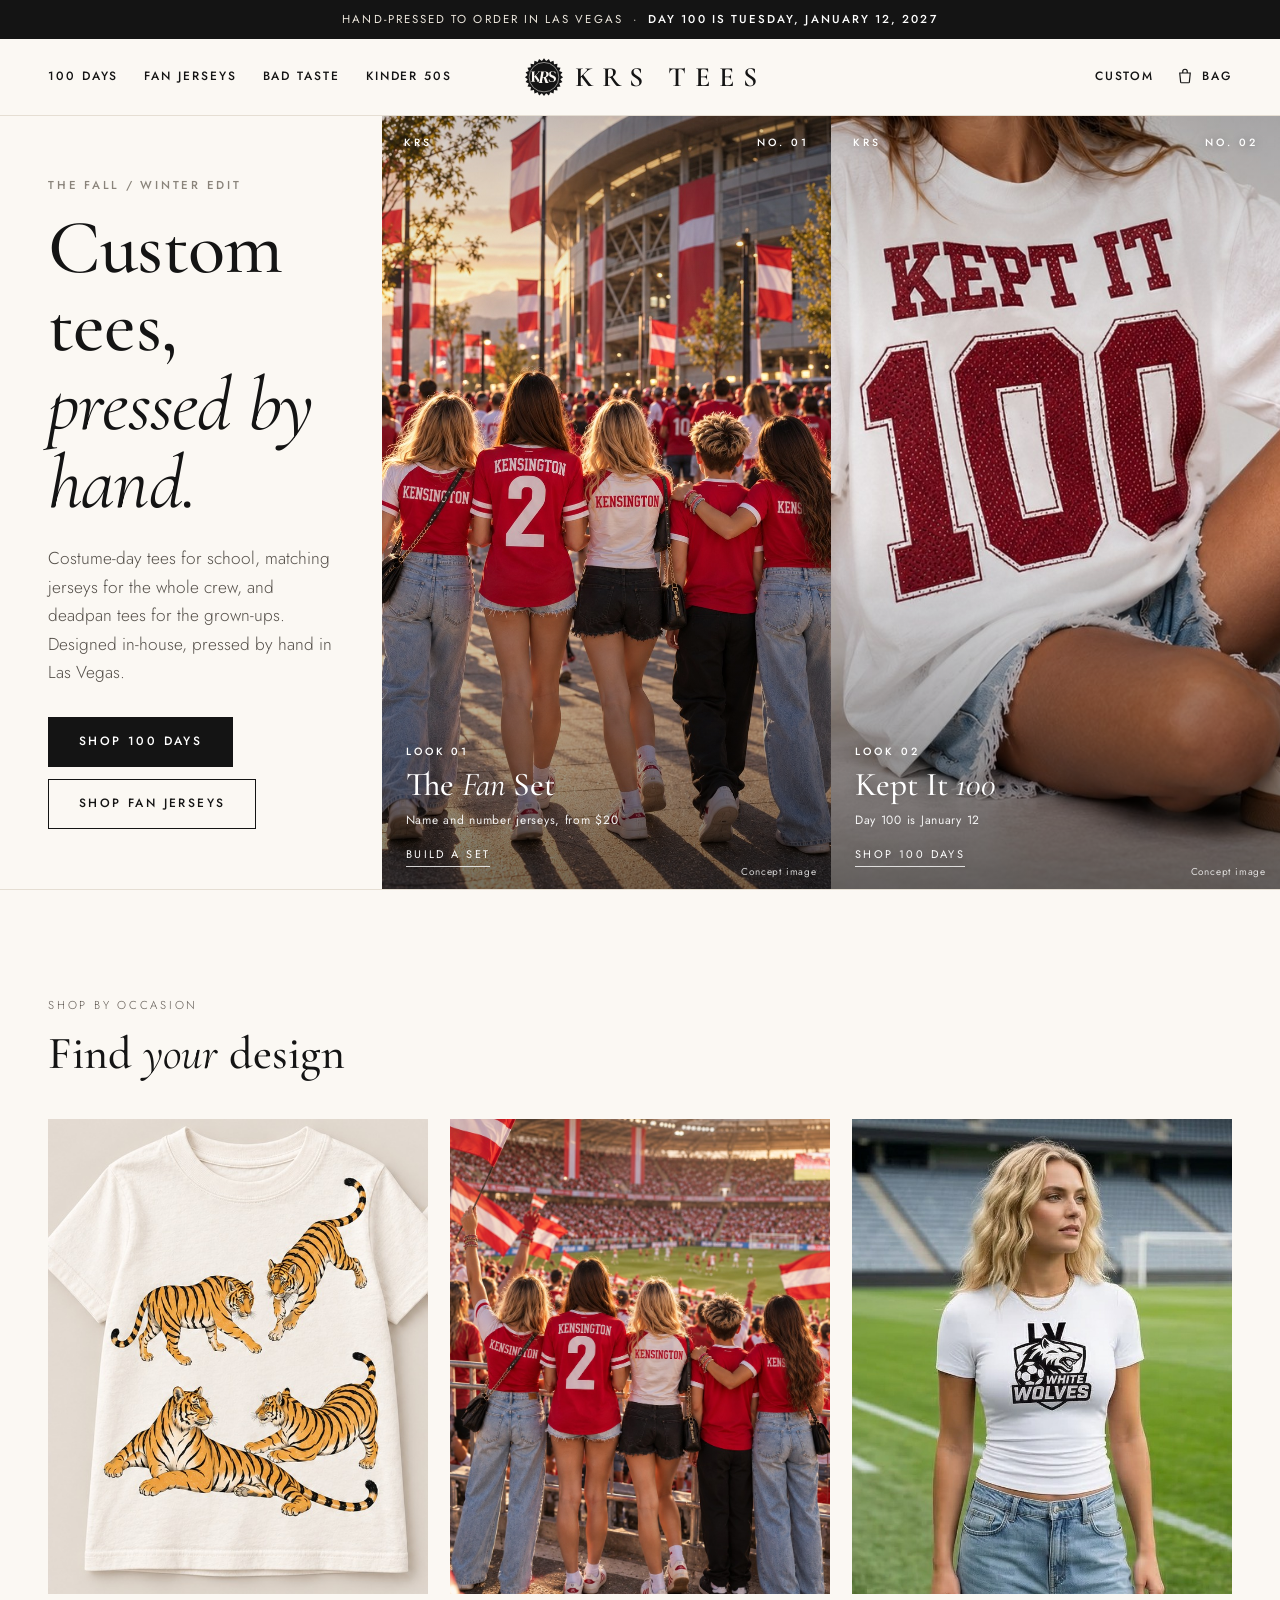
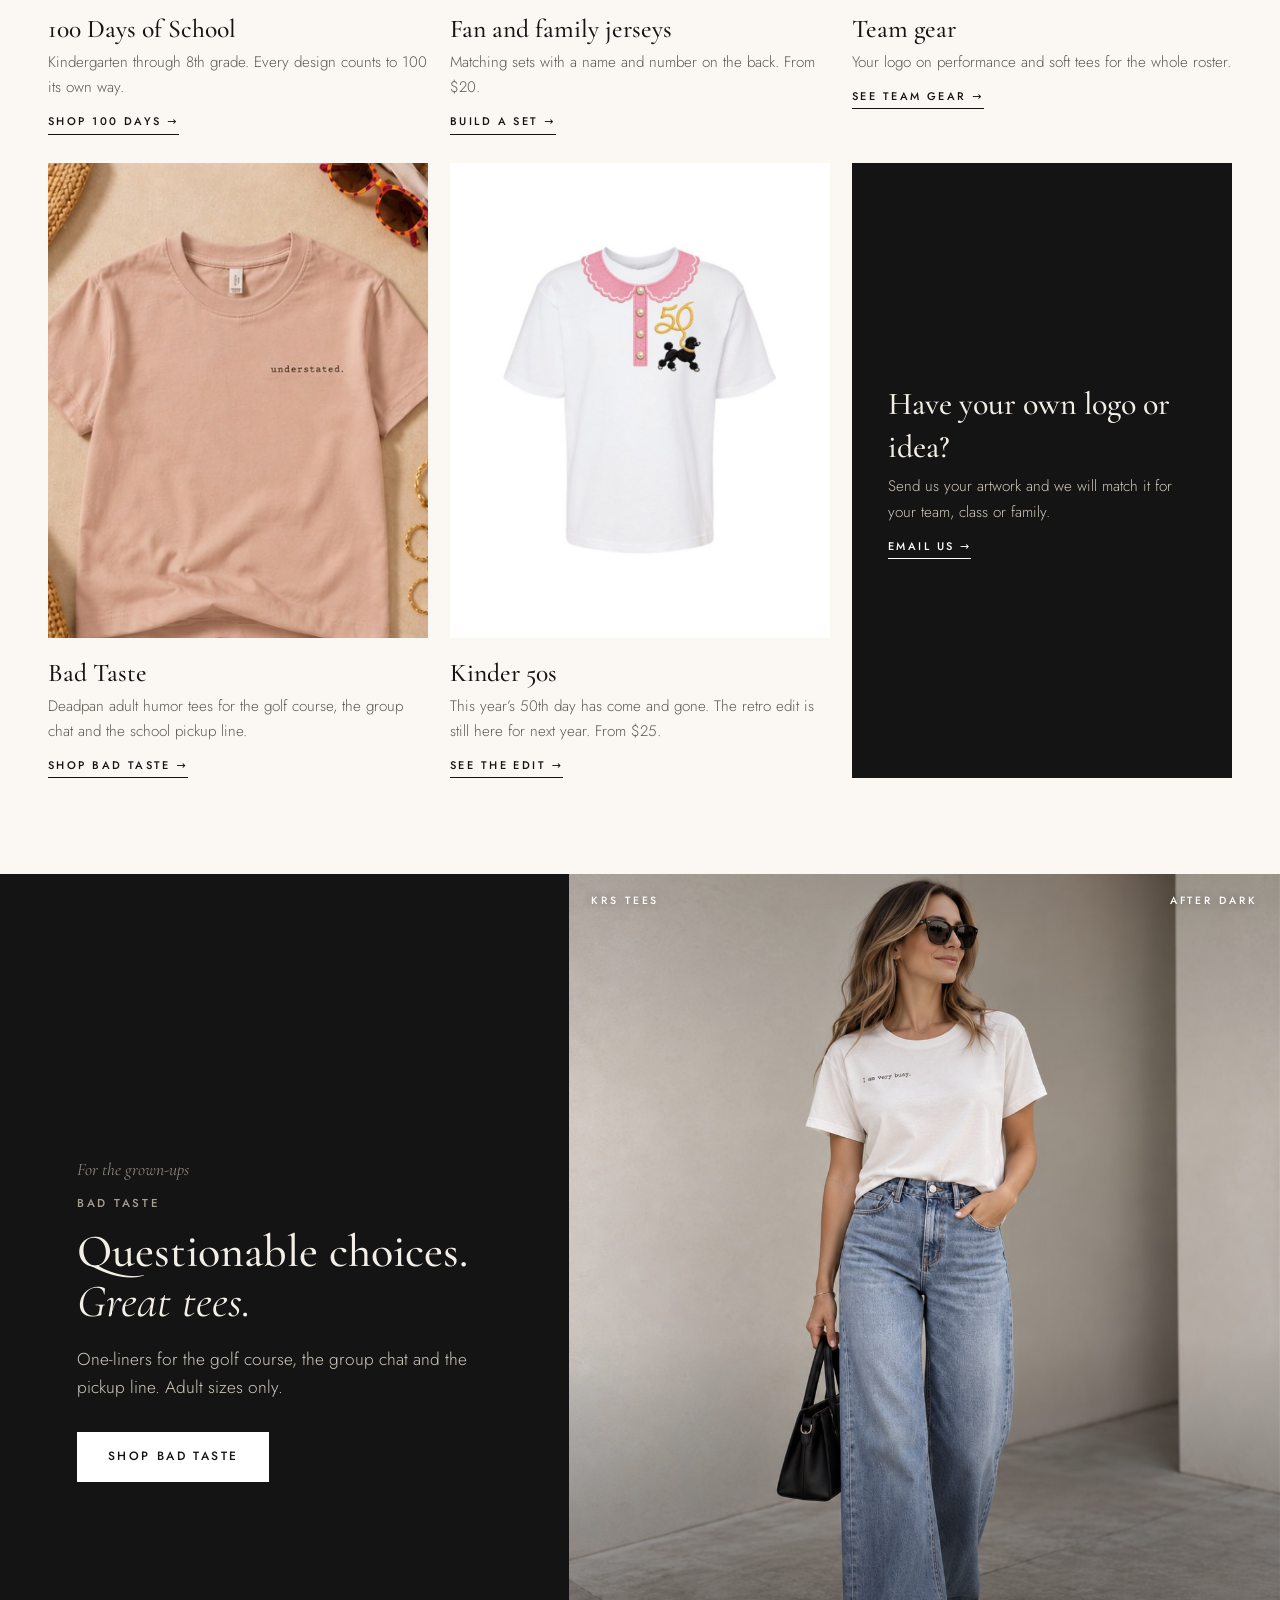
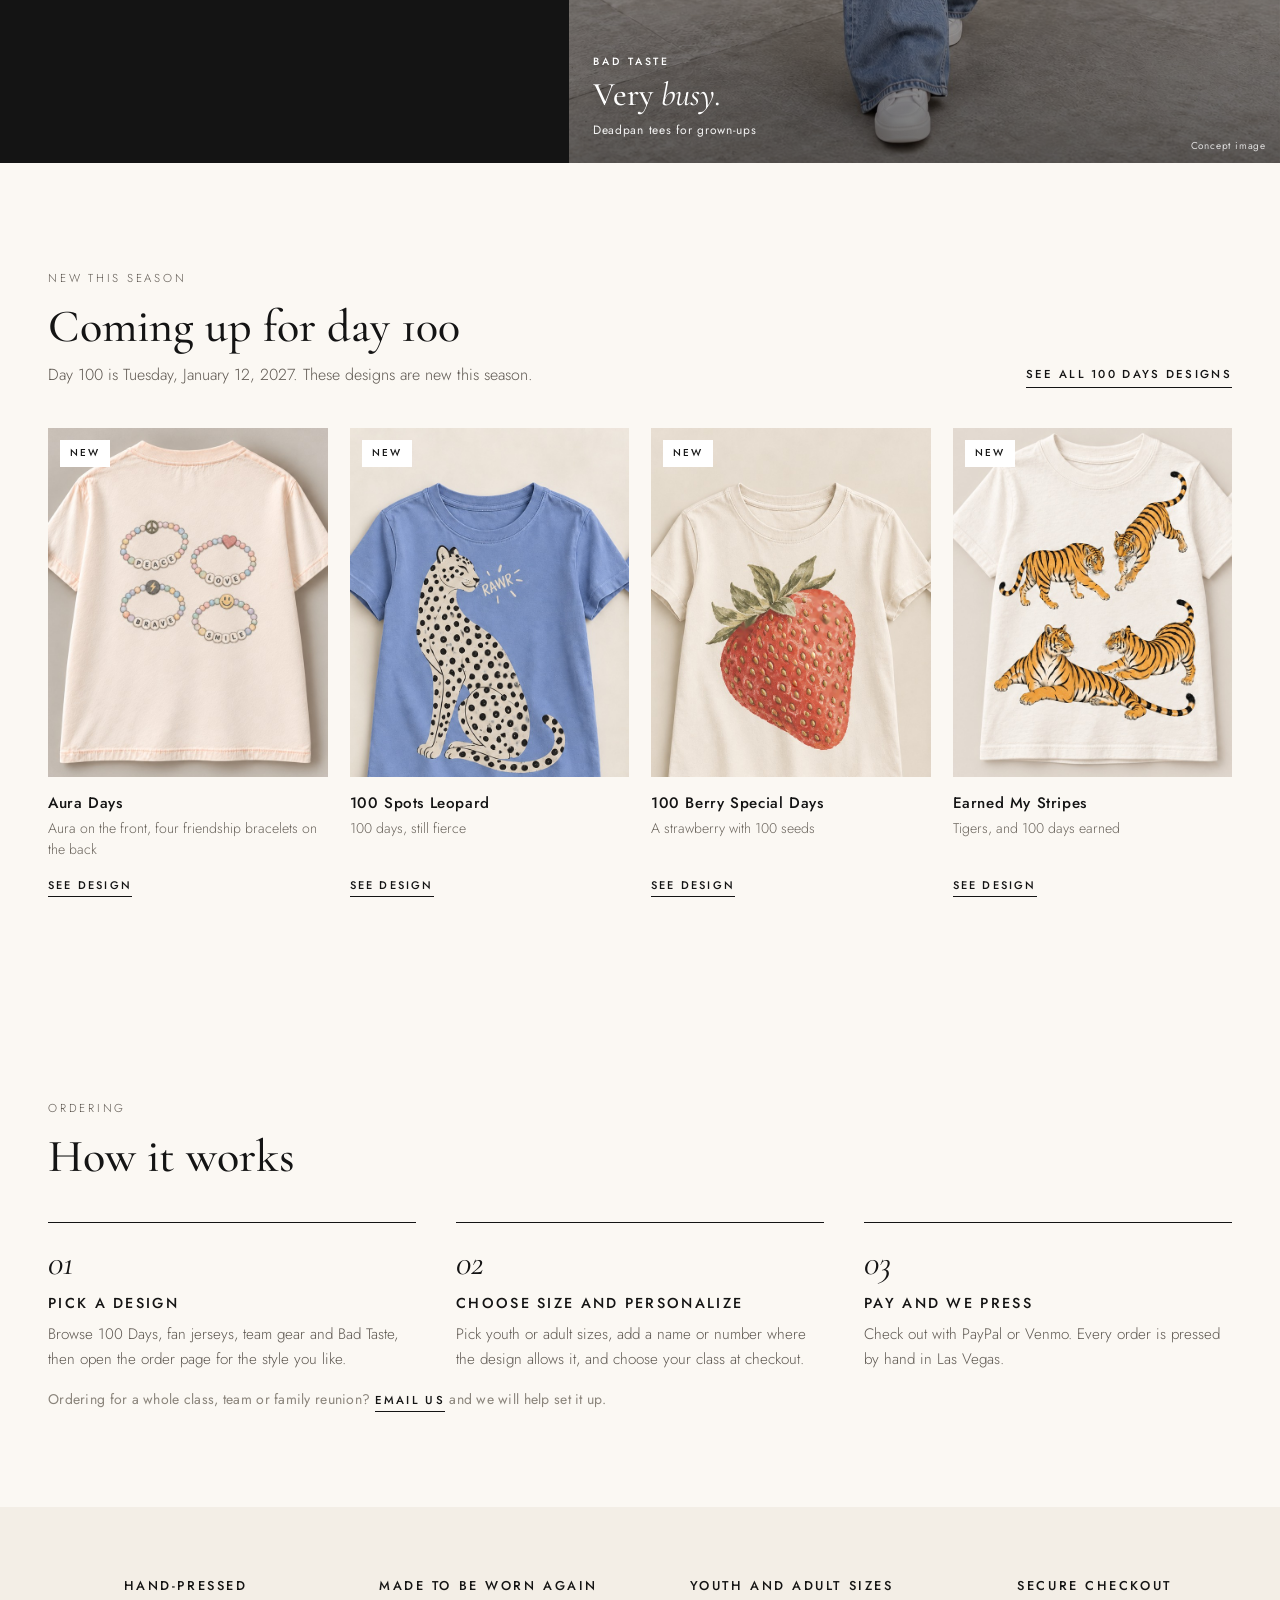
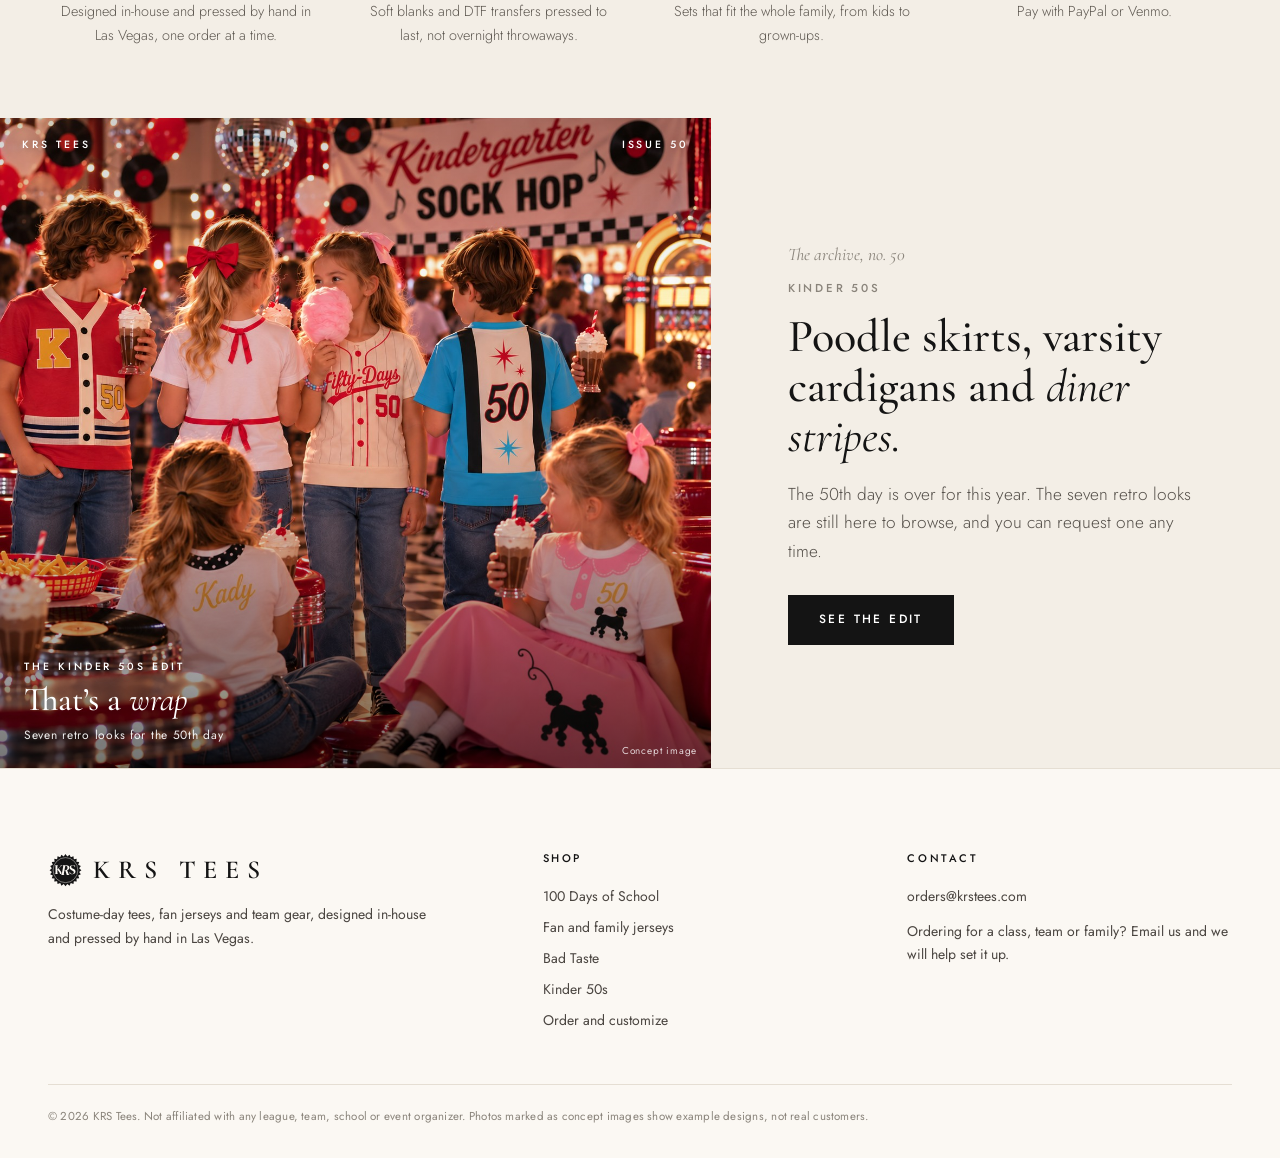
<file: index.html>
<!doctype html>
<html lang="en">
<head>
<meta charset="utf-8">
<meta name="viewport" content="width=device-width,initial-scale=1">
<title>KRS Tees | Costume-day tees, fan jerseys and team gear</title>
<meta name="description" content="100 Days of School designs, family and fan jerseys, team gear and retro Kinder 50s tees. Designed in-house and pressed by hand in Las Vegas.">
<meta property="og:title" content="KRS Tees | Costume-day tees, fan jerseys and team gear">
<meta property="og:description" content="100 Days of School designs, family and fan jerseys, team gear and retro Kinder 50s tees. Designed in-house and pressed by hand in Las Vegas.">
<meta property="og:type" content="website">
<meta property="og:image" content="https://krstees.com/images/site/k50-varsity-red.jpg">
<link rel="icon" href="/favicon.ico" sizes="any">
<link rel="apple-touch-icon" href="/images/logo/apple-touch-icon.png">
<link rel="preconnect" href="https://fonts.googleapis.com">
<link rel="preconnect" href="https://fonts.gstatic.com" crossorigin>
<link href="https://fonts.googleapis.com/css2?family=Cormorant+Garamond:ital,wght@0,500;0,600;1,400;1,500&family=Jost:wght@300;400;500&display=swap" rel="stylesheet">
<link rel="stylesheet" href="/css/site.css">
</head>
<body>
<div class="topbar">Hand-pressed to order in Las Vegas &nbsp;&middot;&nbsp; <b>Day 100 is Tuesday, January 12, 2027</b></div>
<header class="site-header"><div class="wrap hdr">
<nav class="nav" aria-label="Main"><a href="/100days.html">100 Days</a><a href="/fan-jerseys.html">Fan Jerseys</a><a href="/bad-taste.html">Bad Taste</a><a href="/kinder-50s.html">Kinder 50s</a></nav>
<a class="brand" href="/" aria-label="KRS Tees home"><img src="/images/logo/krs-monogram-black.svg" alt="" width="40" height="38"><span>KRS TEES</span></a>
<div class="hdr-r"><a class="hide-sm" href="/order.html#customize-tee">Custom</a><a class="bag" href="/order.html#cartSection" aria-label="Shopping bag"><svg viewBox="0 0 24 24" aria-hidden="true"><path d="M5 8h14l-1.2 12.2a1 1 0 0 1-1 .8H7.2a1 1 0 0 1-1-.8z"/><path d="M9 8V6a3 3 0 0 1 6 0v2"/></svg><span>Bag</span></a></div>
</div></header>
<main>
<section class="ehero">
<div class="copy">
<p class="eyebrow">The Fall / Winter Edit</p>
<h1>Custom tees, <em>pressed by hand.</em></h1>
<p class="lead">Costume-day tees for school, matching jerseys for the whole crew, and deadpan tees for the grown-ups. Designed in-house, pressed by hand in Las Vegas.</p>
<div class="btnrow"><a class="btn" href="/100days.html">Shop 100 Days</a><a class="btn btn-ghost" href="/fan-jerseys.html">Shop Fan Jerseys</a></div>
</div>
<a class="ed" href="/fan-jerseys.html"><img src="/images/site/fans-1.jpg" alt="Friends in matching red name and number jerseys walking toward a stadium" loading="lazy" style="object-position:center 45%"><span class="mast"><span>KRS</span><span>No. 01</span></span><span class="cap"><span class="k">Look 01</span><span class="t">The <em>Fan</em> Set</span><span class="s">Name and number jerseys, from $20</span><span class="go">Build a set</span></span><span class="note-c">Concept image</span></a>
<a class="ed" href="/100days.html"><img src="/images/site/days-kept-it-100.jpg" alt="Kept It 100 varsity tee" loading="lazy" style="object-position:center 35%"><span class="mast"><span>KRS</span><span>No. 02</span></span><span class="cap"><span class="k">Look 02</span><span class="t">Kept It <em>100</em></span><span class="s">Day 100 is January 12</span><span class="go">Shop 100 Days</span></span><span class="note-c">Concept image</span></a>
</section>

<section class="sec"><div class="wrap">
<div class="sechead"><div><p class="eyebrow">Shop by occasion</p><h2>Find <em>your</em> design</h2></div></div>
<div class="occ">
<a class="oc" href="/100days.html"><div class="im"><img src="/images/site/days-tigers.jpg" alt="Earned My Stripes tiger tee" loading="lazy" style="object-position:center 35%"></div><div class="tx"><h3>100 Days of School</h3><p>Kindergarten through 8th grade. Every design counts to 100 its own way.</p><span class="go">Shop 100 Days &rarr;</span></div></a>
<a class="oc" href="/fan-jerseys.html"><div class="im"><img src="/images/site/fans-stadium.jpg" alt="A packed stadium with red and white flags" loading="lazy" style="object-position:center 60%"></div><div class="tx"><h3>Fan and family jerseys</h3><p>Matching sets with a name and number on the back. From $20.</p><span class="go">Build a set &rarr;</span></div></a>
<a class="oc" href="/fan-jerseys.html#teams"><div class="im"><img src="/images/site/wolves-white-field.jpg" alt="Woman in a white LV White Wolves team tee on a soccer field" loading="lazy" style="object-position:center 20%"></div><div class="tx"><h3>Team gear</h3><p>Your logo on performance and soft tees for the whole roster.</p><span class="go">See team gear &rarr;</span></div></a>
<a class="oc" href="/bad-taste.html"><div class="im"><img src="/images/site/bad-understated.jpg" alt="understated. typewriter tee" loading="lazy"></div><div class="tx"><h3>Bad Taste</h3><p>Deadpan adult humor tees for the golf course, the group chat and the school pickup line.</p><span class="go">Shop Bad Taste &rarr;</span></div></a>
<a class="oc" href="/kinder-50s.html"><div class="im"><img src="/images/site/k50-poodle-collar.jpg" alt="White tee with a pink Peter Pan collar and a black poodle with a gold 50" loading="lazy" style="object-fit:contain;background:#fff"></div><div class="tx"><h3>Kinder 50s</h3><p>This year&rsquo;s 50th day has come and gone. The retro edit is still here for next year. From $25.</p><span class="go">See the edit &rarr;</span></div></a>
<div class="oc cta"><div class="tx"><h3>Have your own logo or idea?</h3><p style="margin-top:6px">Send us your artwork and we will match it for your team, class or family.</p><a class="go" href="mailto:orders@krstees.com?subject=Custom%20order">Email us &rarr;</a></div></div>
</div></div></section>

<section class="feature flip dark">
<figure class="ed"><img src="/images/site/bad-busy.jpg" alt="Woman in a white I Am Very Busy tee and wide-leg jeans" loading="lazy" style="object-position:center 25%"><span class="mast"><span>KRS Tees</span><span>After Dark</span></span><span class="cap"><span class="k">Bad Taste</span><span class="t">Very <em>busy.</em></span><span class="s">Deadpan tees for grown-ups</span></span><span class="note-c">Concept image</span></figure>
<div class="txt"><p class="num">For the grown-ups</p><p class="eyebrow">Bad Taste</p><h2>Questionable choices. <em>Great tees.</em></h2><p class="lead">One-liners for the golf course, the group chat and the pickup line. Adult sizes only.</p><div class="btnrow"><a class="btn btn-white" href="/bad-taste.html">Shop Bad Taste</a></div></div>
</section>

<section class="sec"><div class="wrap">
<div class="sechead"><div><p class="eyebrow">New this season</p><h2>Coming up for day 100</h2><p>Day 100 is Tuesday, January 12, 2027. These designs are new this season.</p></div><a class="link" href="/100days.html">See all 100 Days designs</a></div>
<div class="pg">
<article class="p"><a class="pimg r45" href="/100days.html" aria-label="Aura Days"><img src="/images/site/days-aura.jpg" alt="Aura Days" loading="lazy" style="object-position:center"><span class="tag">New</span></a><div class="pb"><h3>Aura Days</h3><p>Aura on the front, four friendship bracelets on the back</p><div class="row"><a class="req" href="/100days.html">See design</a></div></div></article>
<article class="p"><a class="pimg r45" href="/100days.html" aria-label="100 Spots Leopard"><img src="/images/site/days-leopard.jpg" alt="100 Spots Leopard" loading="lazy" style="object-position:center"><span class="tag">New</span></a><div class="pb"><h3>100 Spots Leopard</h3><p>100 days, still fierce</p><div class="row"><a class="req" href="/100days.html">See design</a></div></div></article>
<article class="p"><a class="pimg r45" href="/100days.html" aria-label="100 Berry Special Days"><img src="/images/site/days-berry.jpg" alt="100 Berry Special Days" loading="lazy" style="object-position:center"><span class="tag">New</span></a><div class="pb"><h3>100 Berry Special Days</h3><p>A strawberry with 100 seeds</p><div class="row"><a class="req" href="/100days.html">See design</a></div></div></article>
<article class="p"><a class="pimg r45" href="/100days.html" aria-label="Earned My Stripes"><img src="/images/site/days-tigers.jpg" alt="Earned My Stripes" loading="lazy" style="object-position:center"><span class="tag">New</span></a><div class="pb"><h3>Earned My Stripes</h3><p>Tigers, and 100 days earned</p><div class="row"><a class="req" href="/100days.html">See design</a></div></div></article>

</div></div></section>

<section class="sec"><div class="wrap">
<div class="sechead"><div><p class="eyebrow">Ordering</p><h2>How it works</h2></div></div>
<div class="steps">
<div class="step"><h3>Pick a design</h3><p>Browse 100 Days, fan jerseys, team gear and Bad Taste, then open the order page for the style you like.</p></div>
<div class="step"><h3>Choose size and personalize</h3><p>Pick youth or adult sizes, add a name or number where the design allows it, and choose your class at checkout.</p></div>
<div class="step"><h3>Pay and we press</h3><p>Check out with PayPal or Venmo. Every order is pressed by hand in Las Vegas.</p></div>
</div>
<p class="note" style="font-size:14px">Ordering for a whole class, team or family reunion? <a class="link" href="mailto:orders@krstees.com?subject=Group%20order">Email us</a> and we will help set it up.</p>
</div></section>

<section class="sec tight alt"><div class="wrap">
<div class="trust">
<div><h3>Hand-pressed</h3><p>Designed in-house and pressed by hand in Las Vegas, one order at a time.</p></div>
<div><h3>Made to be worn again</h3><p>Soft blanks and DTF transfers pressed to last, not overnight throwaways.</p></div>
<div><h3>Youth and adult sizes</h3><p>Sets that fit the whole family, from kids to grown-ups.</p></div>
<div><h3>Secure checkout</h3><p>Pay with PayPal or Venmo.</p></div>
</div></div></section>
<section class="feature">
<figure class="ed"><img src="/images/site/sockhop.jpg" alt="Kids at a 1950s sock hop wearing retro Kinder 50s tees" loading="lazy" style="object-position:center"><span class="mast"><span>KRS Tees</span><span>Issue 50</span></span><span class="cap"><span class="k">The Kinder 50s Edit</span><span class="t">That&rsquo;s a <em>wrap</em></span><span class="s">Seven retro looks for the 50th day</span></span><span class="note-c">Concept image</span></figure>
<div class="txt"><p class="num">The archive, no. 50</p><p class="eyebrow">Kinder 50s</p><h2>Poodle skirts, varsity cardigans and <em>diner stripes.</em></h2><p class="lead">The 50th day is over for this year. The seven retro looks are still here to browse, and you can request one any time.</p><div class="btnrow"><a class="btn" href="/kinder-50s.html">See the edit</a></div></div>
</section>
</main>
<footer>
<div class="wrap">
<div class="fg">
<div><div class="fb"><img src="/images/logo/krs-monogram-black.svg" alt="" width="34" height="33"><span>KRS TEES</span></div><p style="margin-top:12px;max-width:28em">Costume-day tees, fan jerseys and team gear, designed in-house and pressed by hand in Las Vegas.</p></div>
<div><h4>Shop</h4><a href="/100days.html">100 Days of School</a><a href="/fan-jerseys.html">Fan and family jerseys</a><a href="/bad-taste.html">Bad Taste</a><a href="/kinder-50s.html">Kinder 50s</a><a href="/order.html">Order and customize</a></div>
<div><h4>Contact</h4><a href="mailto:orders@krstees.com">orders@krstees.com</a><p style="margin-top:8px">Ordering for a class, team or family? Email us and we will help set it up.</p></div>
</div>
<div class="legal">&copy; 2026 KRS Tees. Not affiliated with any league, team, school or event organizer. Photos marked as concept images show example designs, not real customers.</div>
</div>
</footer>
</body>
</html>
</file>
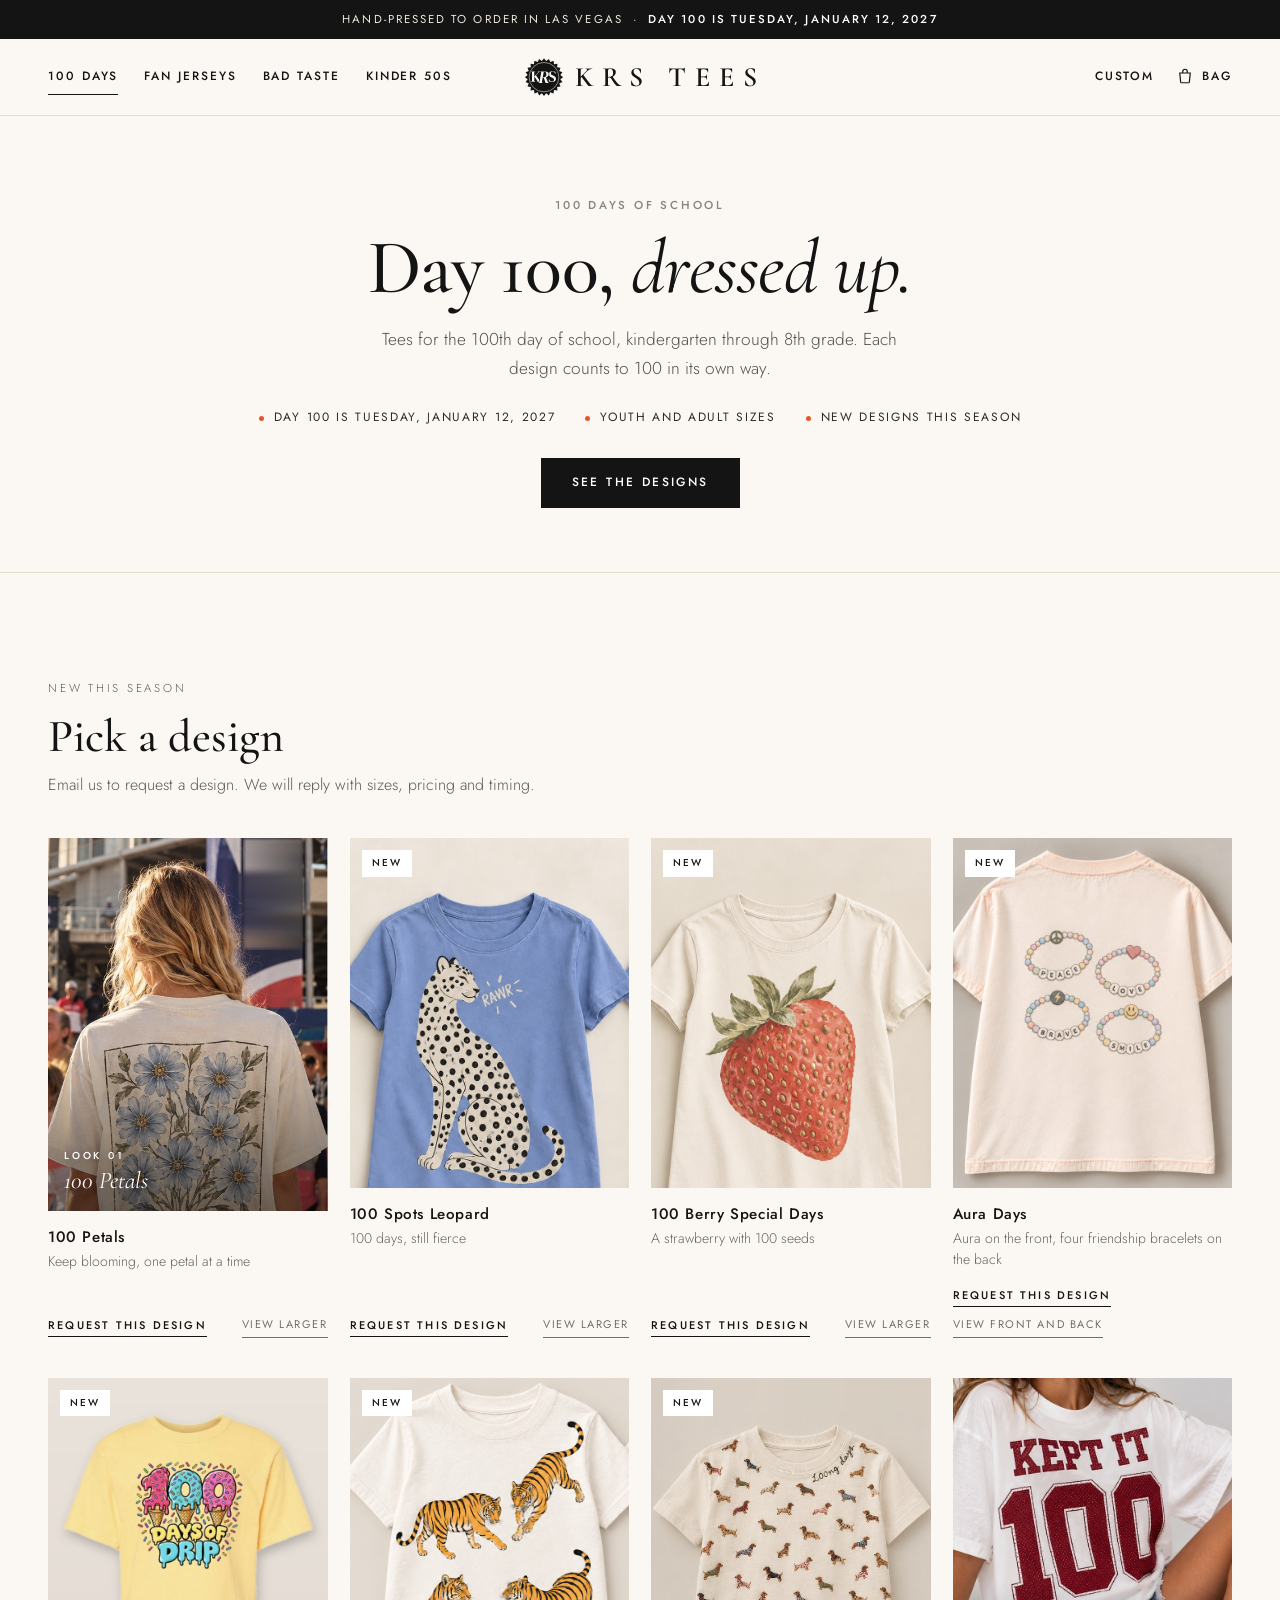
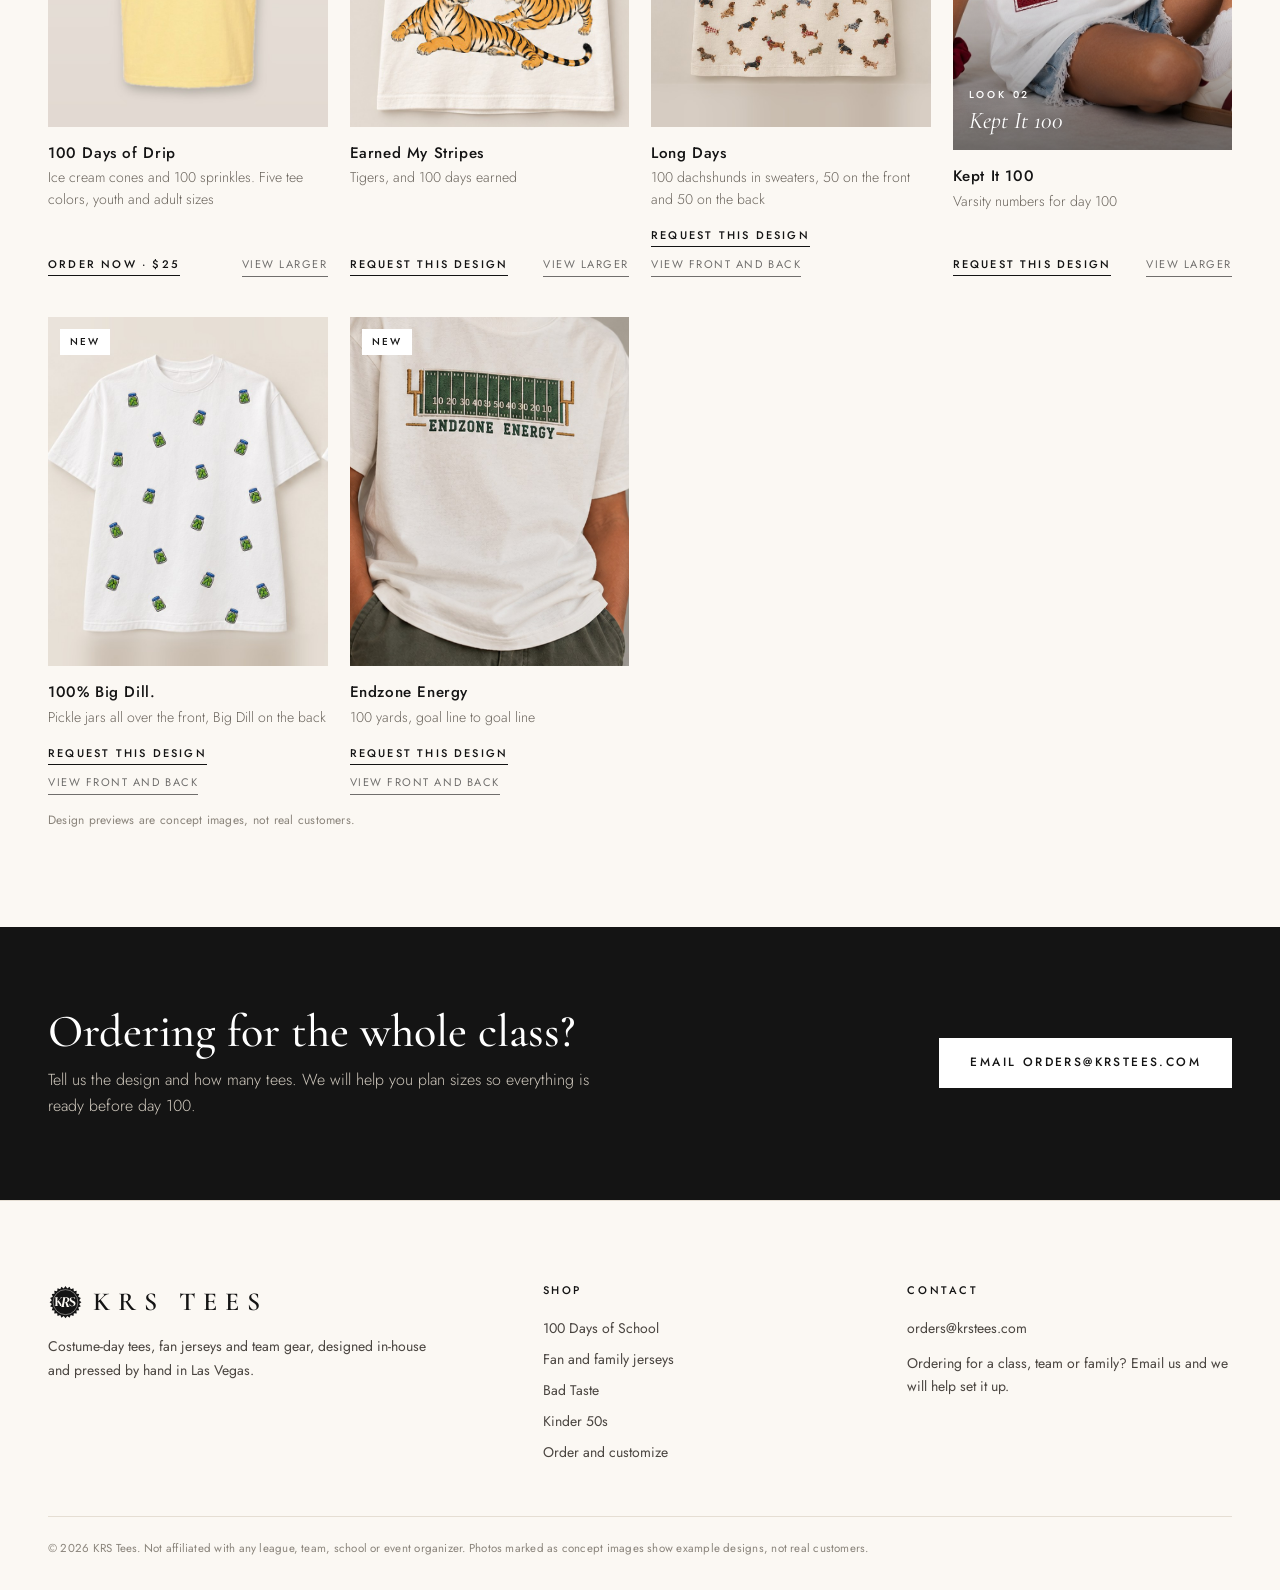
<file: 100days.html>
<!doctype html>
<html lang="en">
<head>
<meta charset="utf-8">
<meta name="viewport" content="width=device-width,initial-scale=1">
<title>100 Days of School Tees | KRS Tees</title>
<meta name="description" content="Tees for the 100th day of school, kindergarten through 8th grade. Each design counts to 100 in its own way. Pressed by hand in Las Vegas.">
<meta property="og:title" content="100 Days of School Tees | KRS Tees">
<meta property="og:description" content="Tees for the 100th day of school, kindergarten through 8th grade. Each design counts to 100 in its own way. Pressed by hand in Las Vegas.">
<meta property="og:type" content="website">
<meta property="og:image" content="https://krstees.com/images/site/days-aura.jpg">
<link rel="icon" href="/favicon.ico" sizes="any">
<link rel="apple-touch-icon" href="/images/logo/apple-touch-icon.png">
<link rel="preconnect" href="https://fonts.googleapis.com">
<link rel="preconnect" href="https://fonts.gstatic.com" crossorigin>
<link href="https://fonts.googleapis.com/css2?family=Cormorant+Garamond:ital,wght@0,500;0,600;1,400;1,500&family=Jost:wght@300;400;500&display=swap" rel="stylesheet">
<link rel="stylesheet" href="/css/site.css">
</head>
<body>
<div class="topbar">Hand-pressed to order in Las Vegas &nbsp;&middot;&nbsp; <b>Day 100 is Tuesday, January 12, 2027</b></div>
<header class="site-header"><div class="wrap hdr">
<nav class="nav" aria-label="Main"><a href="/100days.html" class="on">100 Days</a><a href="/fan-jerseys.html">Fan Jerseys</a><a href="/bad-taste.html">Bad Taste</a><a href="/kinder-50s.html">Kinder 50s</a></nav>
<a class="brand" href="/" aria-label="KRS Tees home"><img src="/images/logo/krs-monogram-black.svg" alt="" width="40" height="38"><span>KRS TEES</span></a>
<div class="hdr-r"><a class="hide-sm" href="/order.html#customize-tee">Custom</a><a class="bag" href="/order.html#cartSection" aria-label="Shopping bag"><svg viewBox="0 0 24 24" aria-hidden="true"><path d="M5 8h14l-1.2 12.2a1 1 0 0 1-1 .8H7.2a1 1 0 0 1-1-.8z"/><path d="M9 8V6a3 3 0 0 1 6 0v2"/></svg><span>Bag</span></a></div>
</div></header>
<main>
<section class="pagehero noimg"><div class="wrap grid"><div>
<p class="eyebrow">100 Days of School</p>
<h1>Day 100, <em>dressed up.</em></h1>
<p class="lead">Tees for the 100th day of school, kindergarten through 8th grade. Each design counts to 100 in its own way.</p>
<div class="facts"><span>Day 100 is Tuesday, January 12, 2027</span><span>Youth and adult sizes</span><span>New designs this season</span></div>
<div class="btnrow"><a class="btn" href="#designs">See the designs</a></div>
</div></div></section>
<section class="sec" id="designs"><div class="wrap">
<div class="sechead"><div><p class="eyebrow">New this season</p><h2>Pick a design</h2><p>Email us to request a design. We will reply with sizes, pricing and timing.</p></div></div>
<div class="pg">
<article class="p look"><a class="pimg r45 qv" href="mailto:orders@krstees.com?subject=100%20Days%20design%20request%3A%20100%20Petals" data-qv-img="/images/site/days-petals.jpg" data-qv-title="100 Petals" data-qv-cta="Request this design" aria-label="View 100 Petals"><img src="/images/site/days-petals.jpg" alt="100 Petals" loading="lazy" style="object-position:top"><span class="tag">New</span><span class="lk"><span class="n">Look 01</span><span class="t">100 Petals</span></span></a><div class="pb"><h3>100 Petals</h3><p>Keep blooming, one petal at a time</p><div class="row"><a class="req" href="mailto:orders@krstees.com?subject=100%20Days%20design%20request%3A%20100%20Petals">Request this design</a><button type="button" class="qvbtn">View larger</button></div></div></article>
<article class="p"><a class="pimg r45 qv" href="mailto:orders@krstees.com?subject=100%20Days%20design%20request%3A%20100%20Spots%20Leopard" data-qv-img="/images/site/days-leopard.jpg" data-qv-title="100 Spots Leopard" data-qv-cta="Request this design" aria-label="View 100 Spots Leopard"><img src="/images/site/days-leopard.jpg" alt="100 Spots Leopard" loading="lazy" style="object-position:center"><span class="tag">New</span></a><div class="pb"><h3>100 Spots Leopard</h3><p>100 days, still fierce</p><div class="row"><a class="req" href="mailto:orders@krstees.com?subject=100%20Days%20design%20request%3A%20100%20Spots%20Leopard">Request this design</a><button type="button" class="qvbtn">View larger</button></div></div></article>
<article class="p"><a class="pimg r45 qv" href="mailto:orders@krstees.com?subject=100%20Days%20design%20request%3A%20100%20Berry%20Special%20Days" data-qv-img="/images/site/days-berry.jpg" data-qv-title="100 Berry Special Days" data-qv-cta="Request this design" aria-label="View 100 Berry Special Days"><img src="/images/site/days-berry.jpg" alt="100 Berry Special Days" loading="lazy" style="object-position:center"><span class="tag">New</span></a><div class="pb"><h3>100 Berry Special Days</h3><p>A strawberry with 100 seeds</p><div class="row"><a class="req" href="mailto:orders@krstees.com?subject=100%20Days%20design%20request%3A%20100%20Berry%20Special%20Days">Request this design</a><button type="button" class="qvbtn">View larger</button></div></div></article>
<article class="p"><a class="pimg r45 qv" href="mailto:orders@krstees.com?subject=100%20Days%20design%20request%3A%20Aura%20Days" data-qv-img="/images/site/days-aura-full.jpg" data-qv-title="Aura Days" data-qv-cta="Request this design" aria-label="View Aura Days"><img src="/images/site/days-aura.jpg" alt="Aura Days" loading="lazy" style="object-position:center"><span class="tag">New</span></a><div class="pb"><h3>Aura Days</h3><p>Aura on the front, four friendship bracelets on the back</p><div class="row"><a class="req" href="mailto:orders@krstees.com?subject=100%20Days%20design%20request%3A%20Aura%20Days">Request this design</a><button type="button" class="qvbtn">View front and back</button></div></div></article>
<article class="p"><a class="pimg r45 qv" href="/order.html#drip100" data-qv-img="/images/site/days-drip.jpg" data-qv-title="100 Days of Drip" data-qv-cta="Order now &middot; $25" aria-label="View 100 Days of Drip"><img src="/images/site/days-drip.jpg" alt="100 Days of Drip tee in yellow with dripping ice cream cone numbers and sprinkles" loading="lazy" style="object-position:center"><span class="tag">New</span></a><div class="pb"><h3>100 Days of Drip</h3><p>Ice cream cones and 100 sprinkles. Five tee colors, youth and adult sizes</p><div class="row"><a class="req" href="/order.html#drip100">Order now &middot; $25</a><button type="button" class="qvbtn">View larger</button></div></div></article>
<article class="p"><a class="pimg r45 qv" href="mailto:orders@krstees.com?subject=100%20Days%20design%20request%3A%20Earned%20My%20Stripes" data-qv-img="/images/site/days-tigers.jpg" data-qv-title="Earned My Stripes" data-qv-cta="Request this design" aria-label="View Earned My Stripes"><img src="/images/site/days-tigers.jpg" alt="Earned My Stripes" loading="lazy" style="object-position:center"><span class="tag">New</span></a><div class="pb"><h3>Earned My Stripes</h3><p>Tigers, and 100 days earned</p><div class="row"><a class="req" href="mailto:orders@krstees.com?subject=100%20Days%20design%20request%3A%20Earned%20My%20Stripes">Request this design</a><button type="button" class="qvbtn">View larger</button></div></div></article>
<article class="p"><a class="pimg r45 qv" href="mailto:orders@krstees.com?subject=100%20Days%20design%20request%3A%20Long%20Days" data-qv-img="/images/site/days-long-days-full.jpg" data-qv-title="Long Days" data-qv-cta="Request this design" aria-label="View Long Days"><img src="/images/site/days-long-days.jpg" alt="Long Days" loading="lazy" style="object-position:center"><span class="tag">New</span></a><div class="pb"><h3>Long Days</h3><p>100 dachshunds in sweaters, 50 on the front and 50 on the back</p><div class="row"><a class="req" href="mailto:orders@krstees.com?subject=100%20Days%20design%20request%3A%20Long%20Days">Request this design</a><button type="button" class="qvbtn">View front and back</button></div></div></article>
<article class="p look"><a class="pimg r45 qv" href="mailto:orders@krstees.com?subject=100%20Days%20design%20request%3A%20Kept%20It%20100" data-qv-img="/images/site/days-kept-it-100.jpg" data-qv-title="Kept It 100" data-qv-cta="Request this design" aria-label="View Kept It 100"><img src="/images/site/days-kept-it-100.jpg" alt="Kept It 100" loading="lazy" style="object-position:top"><span class="tag">New</span><span class="lk"><span class="n">Look 02</span><span class="t">Kept It 100</span></span></a><div class="pb"><h3>Kept It 100</h3><p>Varsity numbers for day 100</p><div class="row"><a class="req" href="mailto:orders@krstees.com?subject=100%20Days%20design%20request%3A%20Kept%20It%20100">Request this design</a><button type="button" class="qvbtn">View larger</button></div></div></article>
<article class="p"><a class="pimg r45 qv" href="mailto:orders@krstees.com?subject=100%20Days%20design%20request%3A%20100%25%20Big%20Dill." data-qv-img="/images/site/days-big-dill-full.jpg" data-qv-title="100% Big Dill." data-qv-cta="Request this design" aria-label="View 100% Big Dill."><img src="/images/site/days-big-dill.jpg" alt="100% Big Dill." loading="lazy" style="object-position:center"><span class="tag">New</span></a><div class="pb"><h3>100% Big Dill.</h3><p>Pickle jars all over the front, Big Dill on the back</p><div class="row"><a class="req" href="mailto:orders@krstees.com?subject=100%20Days%20design%20request%3A%20100%25%20Big%20Dill.">Request this design</a><button type="button" class="qvbtn">View front and back</button></div></div></article>
<article class="p"><a class="pimg r45 qv" href="mailto:orders@krstees.com?subject=100%20Days%20design%20request%3A%20Endzone%20Energy" data-qv-img="/images/site/days-endzone-full.jpg" data-qv-title="Endzone Energy" data-qv-cta="Request this design" aria-label="View Endzone Energy"><img src="/images/site/days-endzone.jpg" alt="Endzone Energy" loading="lazy" style="object-position:center"><span class="tag">New</span></a><div class="pb"><h3>Endzone Energy</h3><p>100 yards, goal line to goal line</p><div class="row"><a class="req" href="mailto:orders@krstees.com?subject=100%20Days%20design%20request%3A%20Endzone%20Energy">Request this design</a><button type="button" class="qvbtn">View front and back</button></div></div></article>
</div>
<p class="note">Design previews are concept images, not real customers.</p>
</div></section>
<section class="band"><div class="wrap in"><div><h2>Ordering for the whole class?</h2><p>Tell us the design and how many tees. We will help you plan sizes so everything is ready before day 100.</p></div><a class="btn" href="mailto:orders@krstees.com?subject=100%20Days%20design%20request">Email orders@krstees.com</a></div></section>
</main>
<footer>
<div class="wrap">
<div class="fg">
<div><div class="fb"><img src="/images/logo/krs-monogram-black.svg" alt="" width="34" height="33"><span>KRS TEES</span></div><p style="margin-top:12px;max-width:28em">Costume-day tees, fan jerseys and team gear, designed in-house and pressed by hand in Las Vegas.</p></div>
<div><h4>Shop</h4><a href="/100days.html">100 Days of School</a><a href="/fan-jerseys.html">Fan and family jerseys</a><a href="/bad-taste.html">Bad Taste</a><a href="/kinder-50s.html">Kinder 50s</a><a href="/order.html">Order and customize</a></div>
<div><h4>Contact</h4><a href="mailto:orders@krstees.com">orders@krstees.com</a><p style="margin-top:8px">Ordering for a class, team or family? Email us and we will help set it up.</p></div>
</div>
<div class="legal">&copy; 2026 KRS Tees. Not affiliated with any league, team, school or event organizer. Photos marked as concept images show example designs, not real customers.</div>
</div>
</footer>
<script src="/js/quickview.js" defer></script>
</body>
</html>
</file>
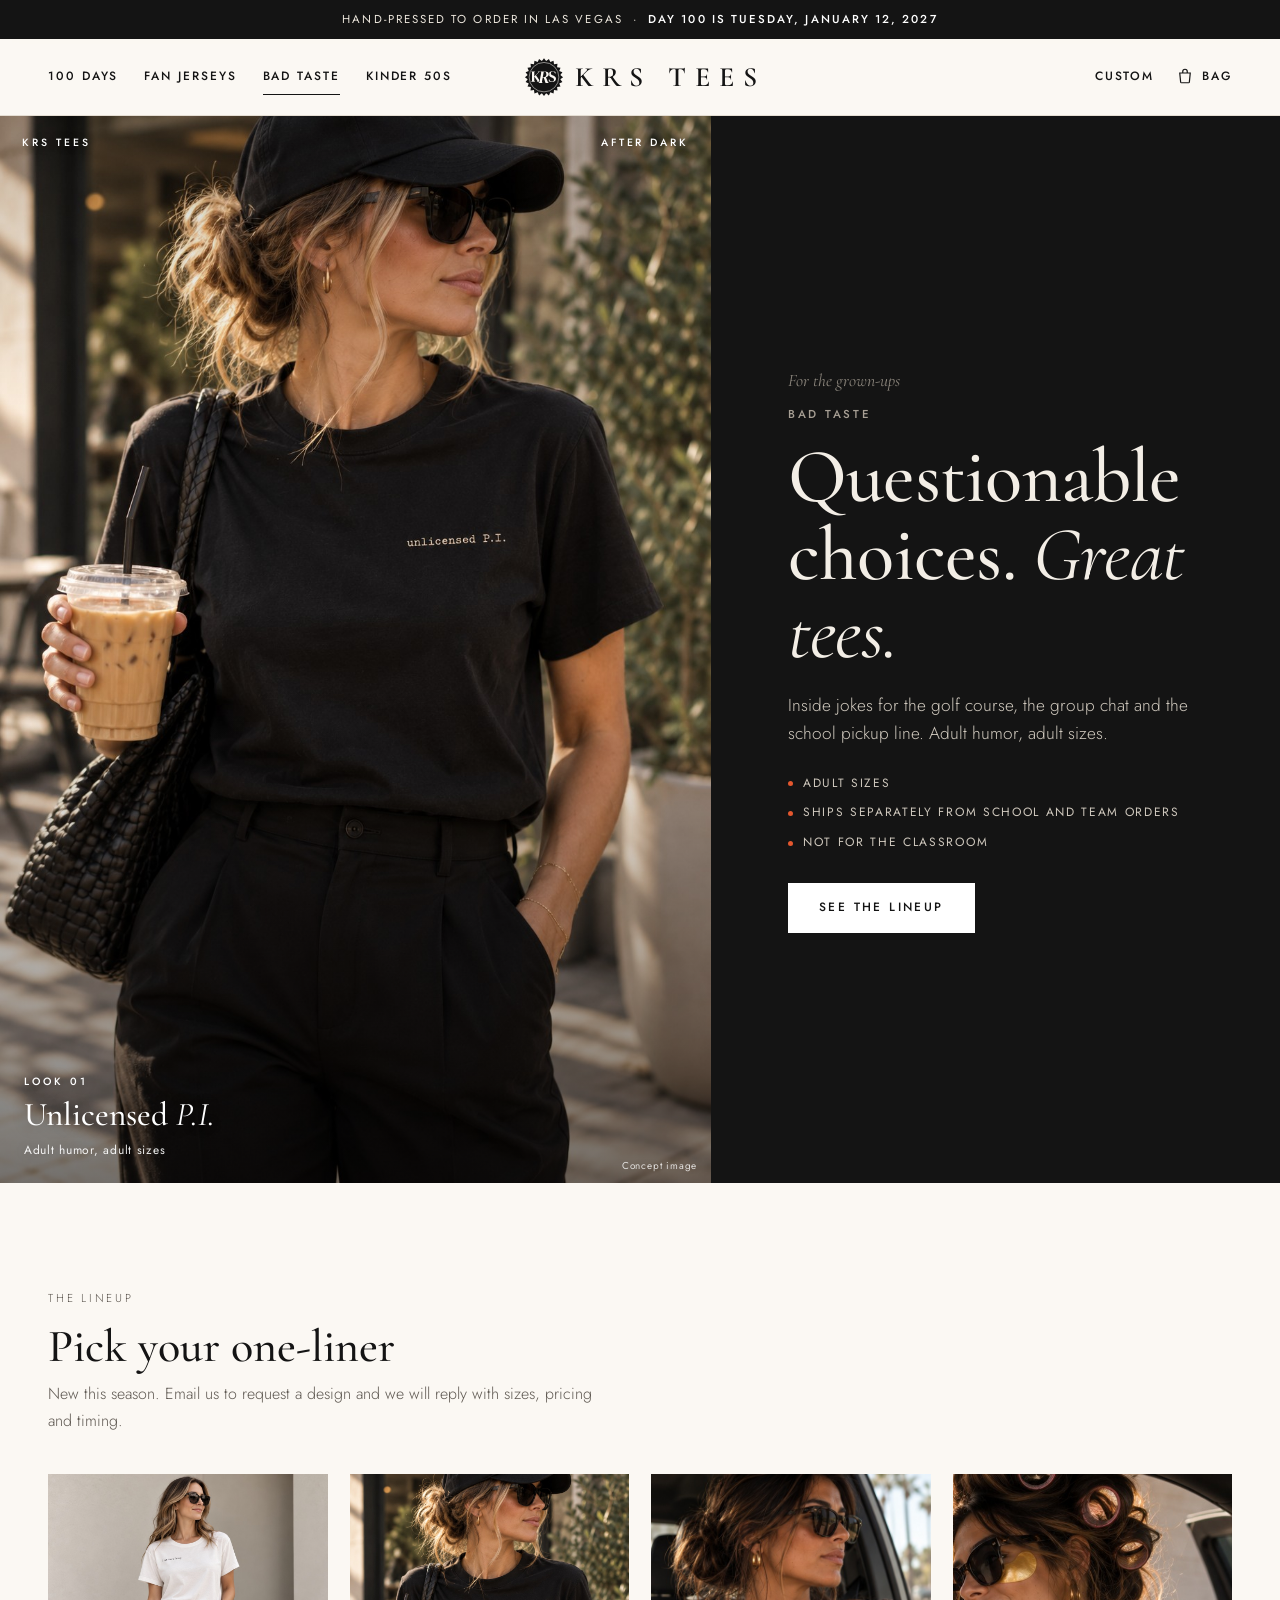
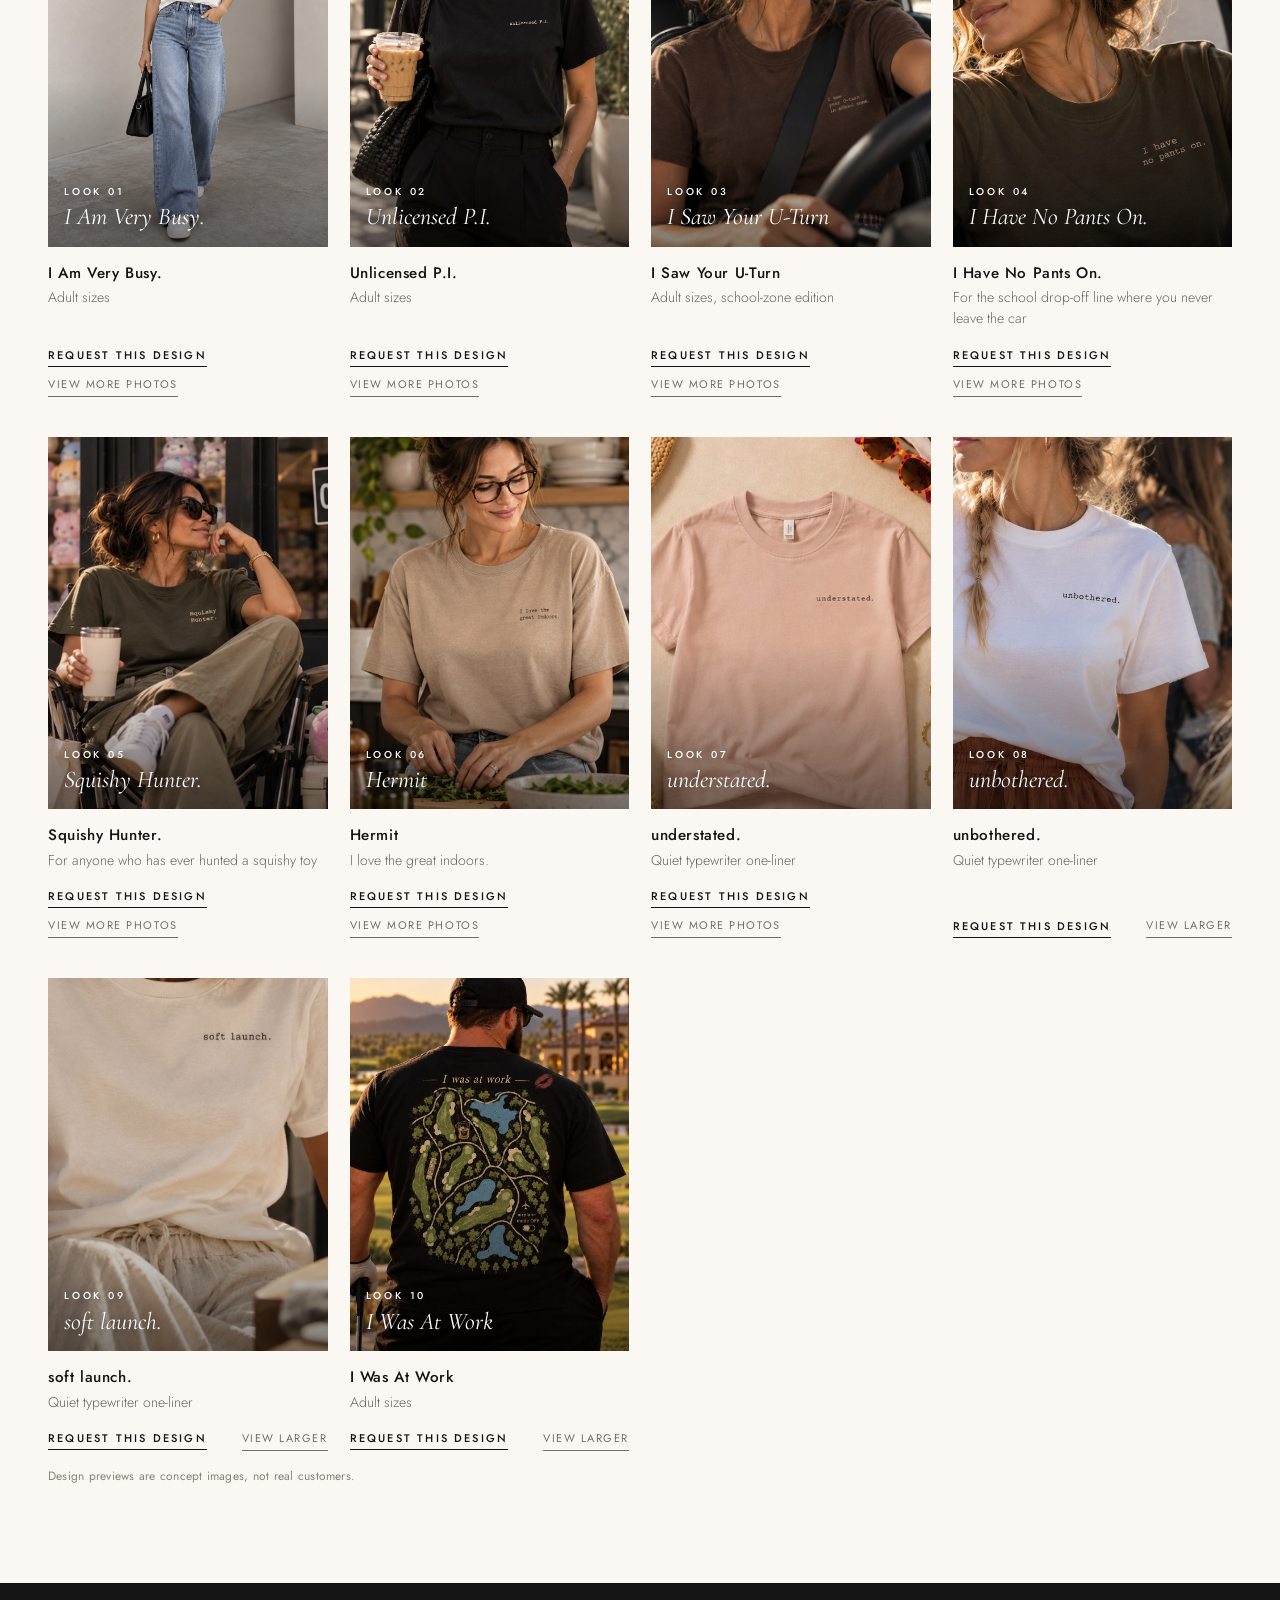
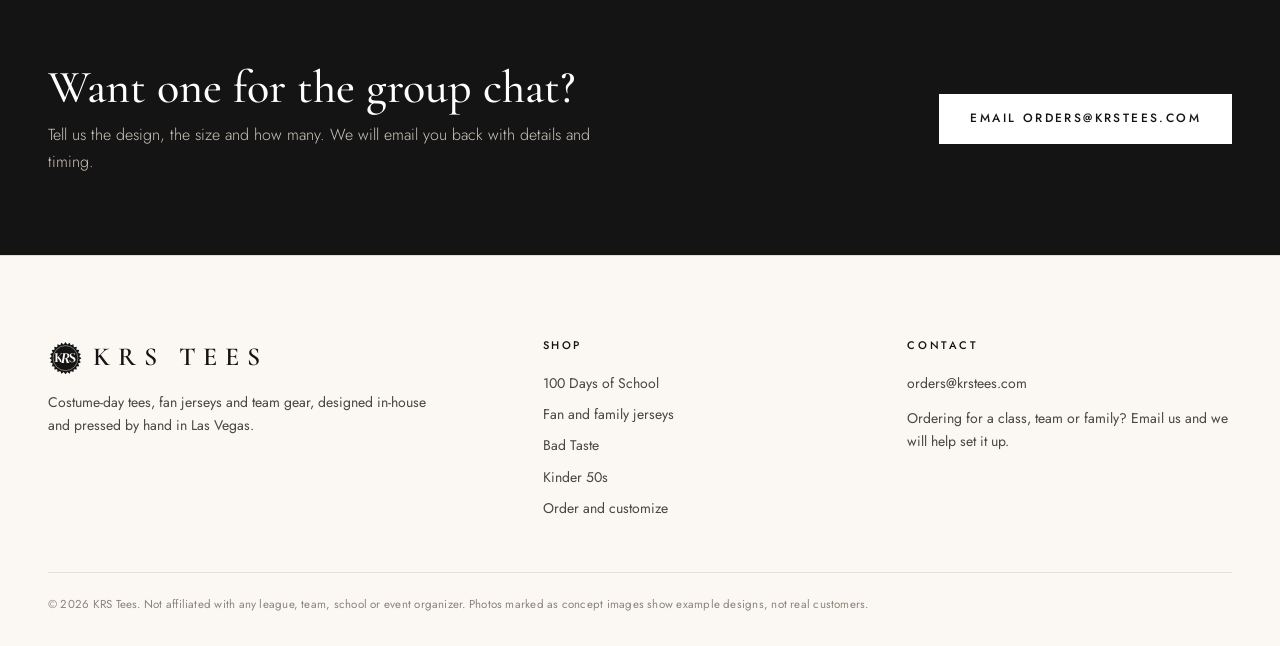
<file: bad-taste.html>
<!doctype html>
<html lang="en">
<head>
<meta charset="utf-8">
<meta name="viewport" content="width=device-width,initial-scale=1">
<title>Bad Taste Tees | KRS Tees</title>
<meta name="description" content="Adult-humor tees with deadpan typewriter one-liners for the golf course, the group chat and the school pickup line. Adult sizes, hand-pressed in Las Vegas.">
<meta property="og:title" content="Bad Taste Tees | KRS Tees">
<meta property="og:description" content="Adult-humor tees with deadpan typewriter one-liners for the golf course, the group chat and the school pickup line. Adult sizes, hand-pressed in Las Vegas.">
<meta property="og:type" content="website">
<meta property="og:image" content="https://krstees.com/images/site/bad-pi.jpg">
<link rel="icon" href="/favicon.ico" sizes="any">
<link rel="apple-touch-icon" href="/images/logo/apple-touch-icon.png">
<link rel="preconnect" href="https://fonts.googleapis.com">
<link rel="preconnect" href="https://fonts.gstatic.com" crossorigin>
<link href="https://fonts.googleapis.com/css2?family=Cormorant+Garamond:ital,wght@0,500;0,600;1,400;1,500&family=Jost:wght@300;400;500&display=swap" rel="stylesheet">
<link rel="stylesheet" href="/css/site.css">
</head>
<body>
<div class="topbar">Hand-pressed to order in Las Vegas &nbsp;&middot;&nbsp; <b>Day 100 is Tuesday, January 12, 2027</b></div>
<header class="site-header"><div class="wrap hdr">
<nav class="nav" aria-label="Main"><a href="/100days.html">100 Days</a><a href="/fan-jerseys.html">Fan Jerseys</a><a href="/bad-taste.html" class="on">Bad Taste</a><a href="/kinder-50s.html">Kinder 50s</a></nav>
<a class="brand" href="/" aria-label="KRS Tees home"><img src="/images/logo/krs-monogram-black.svg" alt="" width="40" height="38"><span>KRS TEES</span></a>
<div class="hdr-r"><a class="hide-sm" href="/order.html#customize-tee">Custom</a><a class="bag" href="/order.html#cartSection" aria-label="Shopping bag"><svg viewBox="0 0 24 24" aria-hidden="true"><path d="M5 8h14l-1.2 12.2a1 1 0 0 1-1 .8H7.2a1 1 0 0 1-1-.8z"/><path d="M9 8V6a3 3 0 0 1 6 0v2"/></svg><span>Bag</span></a></div>
</div></header>
<main>
<section class="feature dark"><figure class="ed"><img src="/images/site/bad-pi.jpg" alt="Woman in a black Unlicensed P.I. tee holding an iced coffee" loading="lazy" style="object-position:center 30%"><span class="mast"><span>KRS Tees</span><span>After Dark</span></span><span class="cap"><span class="k">Look 01</span><span class="t">Unlicensed <em>P.I.</em></span><span class="s">Adult humor, adult sizes</span></span><span class="note-c">Concept image</span></figure><div class="txt"><p class="num">For the grown-ups</p><p class="eyebrow">Bad Taste</p><h1>Questionable choices. <em>Great tees.</em></h1><p class="lead">Inside jokes for the golf course, the group chat and the school pickup line. Adult humor, adult sizes.</p><div class="facts" style="color:#CFC8BD"><span>Adult sizes</span><span>Ships separately from school and team orders</span><span>Not for the classroom</span></div><div class="btnrow"><a class="btn btn-white" href="#designs">See the lineup</a></div></div></section>
<section class="sec" id="designs"><div class="wrap">
<div class="sechead"><div><p class="eyebrow">The lineup</p><h2>Pick your one-liner</h2><p>New this season. Email us to request a design and we will reply with sizes, pricing and timing.</p></div></div>
<div class="pg">
<article class="p look"><a class="pimg r45 qv" href="mailto:orders@krstees.com?subject=Bad%20Taste%20design%20request%3A%20I%20Am%20Very%20Busy." data-qv-img="/images/site/bad-g-busy.jpg" data-qv-title="I Am Very Busy." data-qv-cta="Request this design" aria-label="View I Am Very Busy."><img src="/images/site/bad-busy.jpg" alt="I Am Very Busy." loading="lazy" style="object-position:center 30%"><span class="tag">New</span><span class="lk"><span class="n">Look 01</span><span class="t">I Am Very Busy.</span></span></a><div class="pb"><h3>I Am Very Busy.</h3><p>Adult sizes</p><div class="row"><a class="req" href="mailto:orders@krstees.com?subject=Bad%20Taste%20design%20request%3A%20I%20Am%20Very%20Busy.">Request this design</a><button type="button" class="qvbtn">View more photos</button></div></div></article>
<article class="p look"><a class="pimg r45 qv" href="mailto:orders@krstees.com?subject=Bad%20Taste%20design%20request%3A%20Unlicensed%20P.I." data-qv-img="/images/site/bad-g-pi.jpg" data-qv-title="Unlicensed P.I." data-qv-cta="Request this design" aria-label="View Unlicensed P.I."><img src="/images/site/bad-pi.jpg" alt="Unlicensed P.I." loading="lazy" style="object-position:center 40%"><span class="tag">New</span><span class="lk"><span class="n">Look 02</span><span class="t">Unlicensed P.I.</span></span></a><div class="pb"><h3>Unlicensed P.I.</h3><p>Adult sizes</p><div class="row"><a class="req" href="mailto:orders@krstees.com?subject=Bad%20Taste%20design%20request%3A%20Unlicensed%20P.I.">Request this design</a><button type="button" class="qvbtn">View more photos</button></div></div></article>
<article class="p look"><a class="pimg r45 qv" href="mailto:orders@krstees.com?subject=Bad%20Taste%20design%20request%3A%20I%20Saw%20Your%20U-Turn" data-qv-img="/images/site/bad-g-uturn.jpg" data-qv-title="I Saw Your U-Turn" data-qv-cta="Request this design" aria-label="View I Saw Your U-Turn"><img src="/images/site/bad-uturn.jpg" alt="I Saw Your U-Turn" loading="lazy" style="object-position:center 40%"><span class="tag">New</span><span class="lk"><span class="n">Look 03</span><span class="t">I Saw Your U-Turn</span></span></a><div class="pb"><h3>I Saw Your U-Turn</h3><p>Adult sizes, school-zone edition</p><div class="row"><a class="req" href="mailto:orders@krstees.com?subject=Bad%20Taste%20design%20request%3A%20I%20Saw%20Your%20U-Turn">Request this design</a><button type="button" class="qvbtn">View more photos</button></div></div></article>
<article class="p look"><a class="pimg r45 qv" href="mailto:orders@krstees.com?subject=Bad%20Taste%20design%20request%3A%20I%20Have%20No%20Pants%20On." data-qv-img="/images/site/bad-g-pants.jpg" data-qv-title="I Have No Pants On." data-qv-cta="Request this design" aria-label="View I Have No Pants On."><img src="/images/site/bad-no-pants.jpg" alt="I Have No Pants On." loading="lazy" style="object-position:center 40%"><span class="tag">New</span><span class="lk"><span class="n">Look 04</span><span class="t">I Have No Pants On.</span></span></a><div class="pb"><h3>I Have No Pants On.</h3><p>For the school drop-off line where you never leave the car</p><div class="row"><a class="req" href="mailto:orders@krstees.com?subject=Bad%20Taste%20design%20request%3A%20I%20Have%20No%20Pants%20On.">Request this design</a><button type="button" class="qvbtn">View more photos</button></div></div></article>
<article class="p look"><a class="pimg r45 qv" href="mailto:orders@krstees.com?subject=Bad%20Taste%20design%20request%3A%20Squishy%20Hunter." data-qv-img="/images/site/bad-g-squishy.jpg" data-qv-title="Squishy Hunter." data-qv-cta="Request this design" aria-label="View Squishy Hunter."><img src="/images/site/bad-squishy.jpg" alt="Squishy Hunter." loading="lazy" style="object-position:center 40%"><span class="tag">New</span><span class="lk"><span class="n">Look 05</span><span class="t">Squishy Hunter.</span></span></a><div class="pb"><h3>Squishy Hunter.</h3><p>For anyone who has ever hunted a squishy toy</p><div class="row"><a class="req" href="mailto:orders@krstees.com?subject=Bad%20Taste%20design%20request%3A%20Squishy%20Hunter.">Request this design</a><button type="button" class="qvbtn">View more photos</button></div></div></article>
<article class="p look"><a class="pimg r45 qv" href="mailto:orders@krstees.com?subject=Bad%20Taste%20design%20request%3A%20Hermit" data-qv-img="/images/site/bad-g-hermit.jpg" data-qv-title="Hermit" data-qv-cta="Request this design" aria-label="View Hermit"><img src="/images/site/bad-hermit.jpg" alt="Hermit" loading="lazy" style="object-position:center 40%"><span class="tag">New</span><span class="lk"><span class="n">Look 06</span><span class="t">Hermit</span></span></a><div class="pb"><h3>Hermit</h3><p>I love the great indoors.</p><div class="row"><a class="req" href="mailto:orders@krstees.com?subject=Bad%20Taste%20design%20request%3A%20Hermit">Request this design</a><button type="button" class="qvbtn">View more photos</button></div></div></article>
<article class="p look"><a class="pimg r45 qv" href="mailto:orders@krstees.com?subject=Bad%20Taste%20design%20request%3A%20understated." data-qv-img="/images/site/bad-g-understated.jpg" data-qv-title="understated." data-qv-cta="Request this design" aria-label="View understated."><img src="/images/site/bad-understated.jpg" alt="understated." loading="lazy" style="object-position:center"><span class="tag">New</span><span class="lk"><span class="n">Look 07</span><span class="t">understated.</span></span></a><div class="pb"><h3>understated.</h3><p>Quiet typewriter one-liner</p><div class="row"><a class="req" href="mailto:orders@krstees.com?subject=Bad%20Taste%20design%20request%3A%20understated.">Request this design</a><button type="button" class="qvbtn">View more photos</button></div></div></article>
<article class="p look"><a class="pimg r45 qv" href="mailto:orders@krstees.com?subject=Bad%20Taste%20design%20request%3A%20unbothered." data-qv-img="/images/site/bad-unbothered.jpg" data-qv-title="unbothered." data-qv-cta="Request this design" aria-label="View unbothered."><img src="/images/site/bad-unbothered.jpg" alt="unbothered." loading="lazy" style="object-position:center"><span class="tag">New</span><span class="lk"><span class="n">Look 08</span><span class="t">unbothered.</span></span></a><div class="pb"><h3>unbothered.</h3><p>Quiet typewriter one-liner</p><div class="row"><a class="req" href="mailto:orders@krstees.com?subject=Bad%20Taste%20design%20request%3A%20unbothered.">Request this design</a><button type="button" class="qvbtn">View larger</button></div></div></article>
<article class="p look"><a class="pimg r45 qv" href="mailto:orders@krstees.com?subject=Bad%20Taste%20design%20request%3A%20soft%20launch." data-qv-img="/images/site/bad-soft-launch.jpg" data-qv-title="soft launch." data-qv-cta="Request this design" aria-label="View soft launch."><img src="/images/site/bad-soft-launch.jpg" alt="soft launch." loading="lazy" style="object-position:top"><span class="tag">New</span><span class="lk"><span class="n">Look 09</span><span class="t">soft launch.</span></span></a><div class="pb"><h3>soft launch.</h3><p>Quiet typewriter one-liner</p><div class="row"><a class="req" href="mailto:orders@krstees.com?subject=Bad%20Taste%20design%20request%3A%20soft%20launch.">Request this design</a><button type="button" class="qvbtn">View larger</button></div></div></article>
<article class="p look"><a class="pimg r45 qv" href="mailto:orders@krstees.com?subject=Bad%20Taste%20design%20request%3A%20I%20Was%20At%20Work" data-qv-img="/images/site/bad-at-work.jpg" data-qv-title="I Was At Work" data-qv-cta="Request this design" aria-label="View I Was At Work"><img src="/images/site/bad-at-work.jpg" alt="I Was At Work" loading="lazy" style="object-position:center 40%"><span class="tag">New</span><span class="lk"><span class="n">Look 10</span><span class="t">I Was At Work</span></span></a><div class="pb"><h3>I Was At Work</h3><p>Adult sizes</p><div class="row"><a class="req" href="mailto:orders@krstees.com?subject=Bad%20Taste%20design%20request%3A%20I%20Was%20At%20Work">Request this design</a><button type="button" class="qvbtn">View larger</button></div></div></article>
</div>
<p class="note">Design previews are concept images, not real customers.</p>
</div></section>
<section class="band"><div class="wrap in"><div><h2>Want one for the group chat?</h2><p>Tell us the design, the size and how many. We will email you back with details and timing.</p></div><a class="btn" href="mailto:orders@krstees.com?subject=Bad%20Taste%20design%20request">Email orders@krstees.com</a></div></section>
</main>
<footer>
<div class="wrap">
<div class="fg">
<div><div class="fb"><img src="/images/logo/krs-monogram-black.svg" alt="" width="34" height="33"><span>KRS TEES</span></div><p style="margin-top:12px;max-width:28em">Costume-day tees, fan jerseys and team gear, designed in-house and pressed by hand in Las Vegas.</p></div>
<div><h4>Shop</h4><a href="/100days.html">100 Days of School</a><a href="/fan-jerseys.html">Fan and family jerseys</a><a href="/bad-taste.html">Bad Taste</a><a href="/kinder-50s.html">Kinder 50s</a><a href="/order.html">Order and customize</a></div>
<div><h4>Contact</h4><a href="mailto:orders@krstees.com">orders@krstees.com</a><p style="margin-top:8px">Ordering for a class, team or family? Email us and we will help set it up.</p></div>
</div>
<div class="legal">&copy; 2026 KRS Tees. Not affiliated with any league, team, school or event organizer. Photos marked as concept images show example designs, not real customers.</div>
</div>
</footer>
<script src="/js/quickview.js" defer></script>
</body>
</html>
</file>
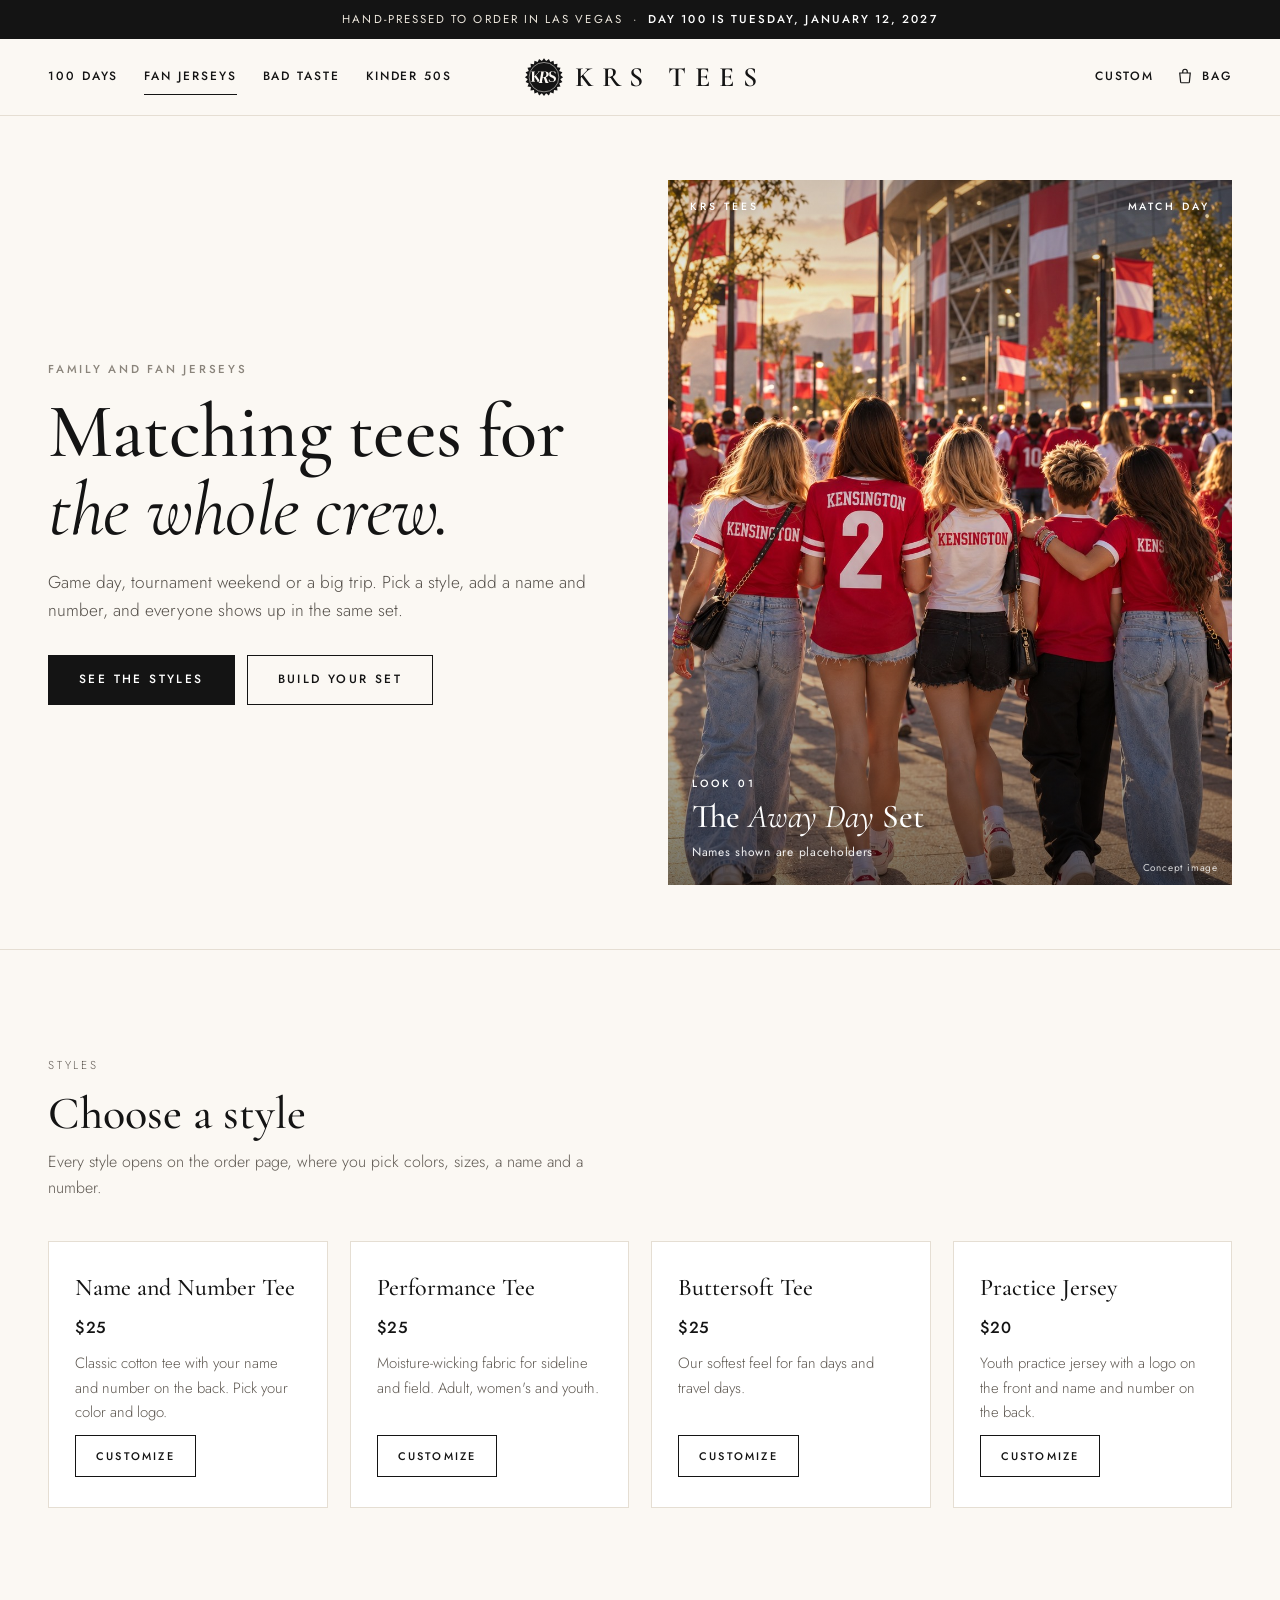
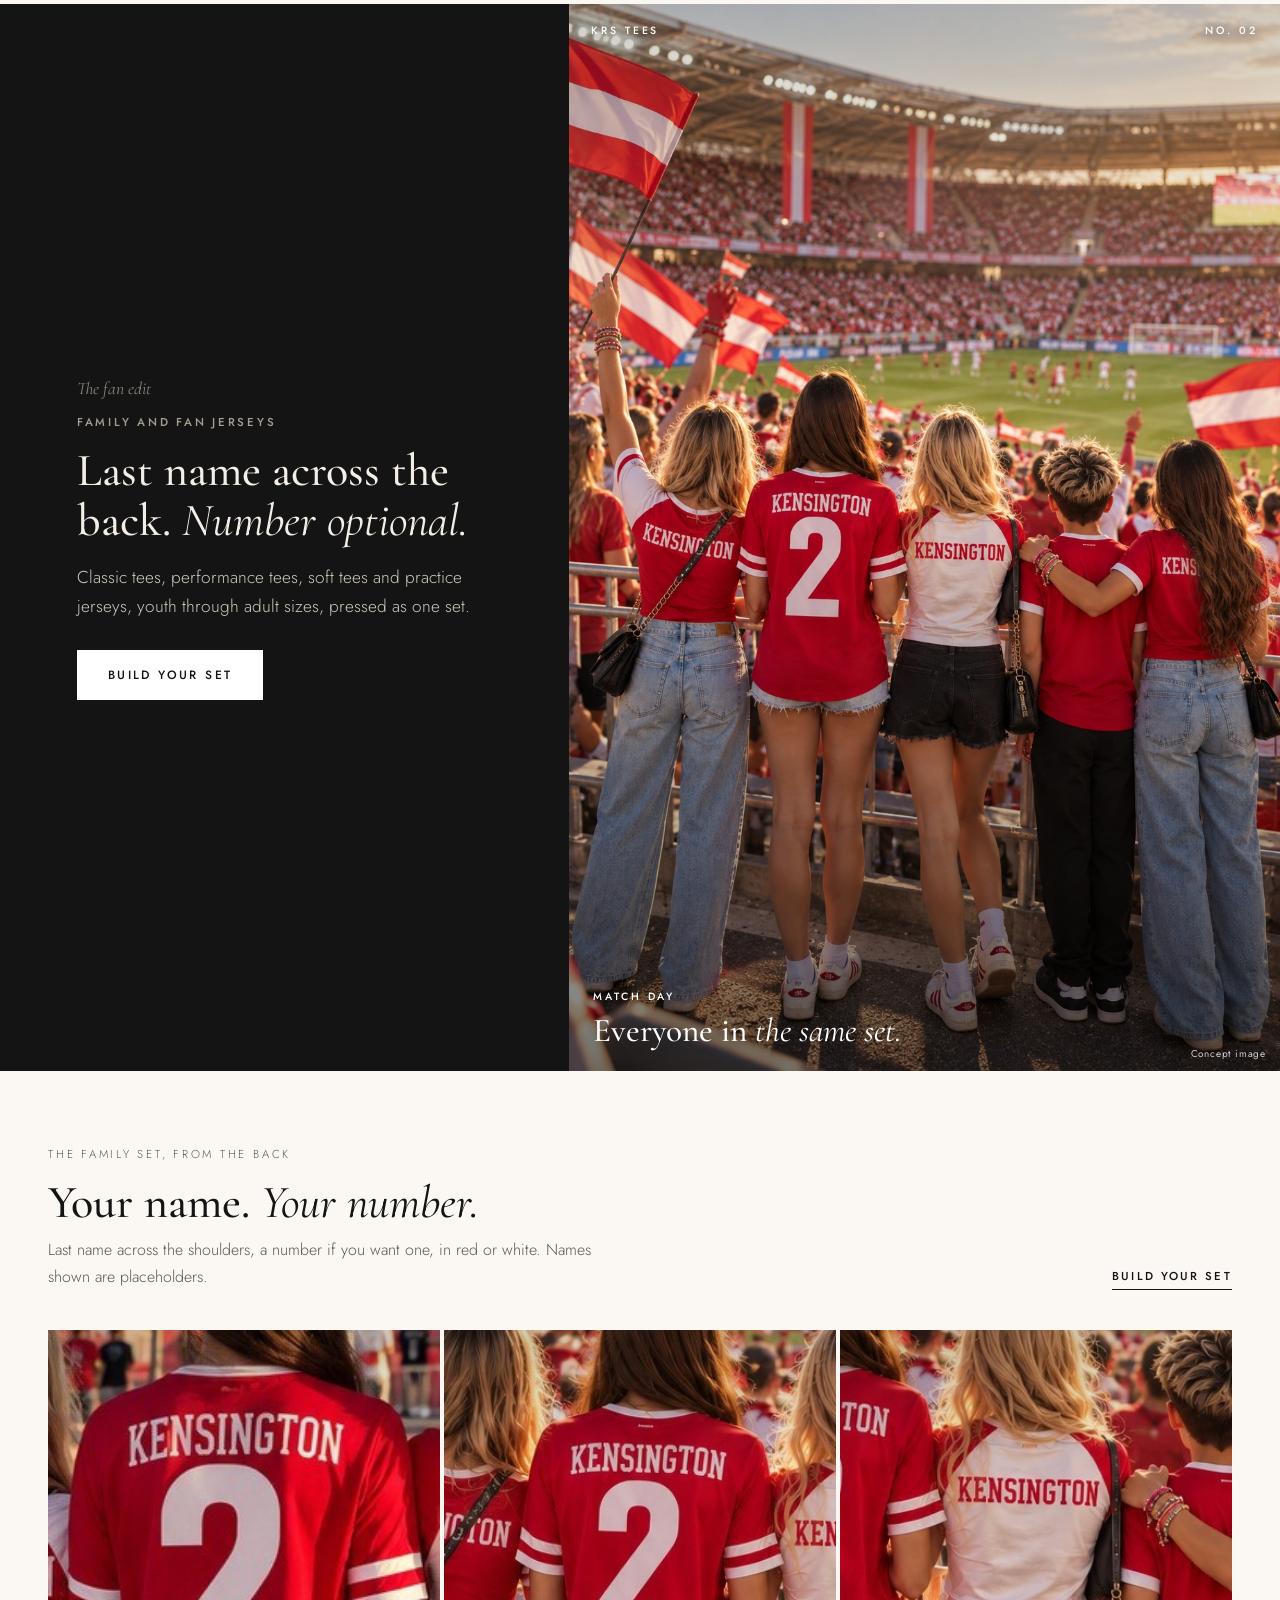
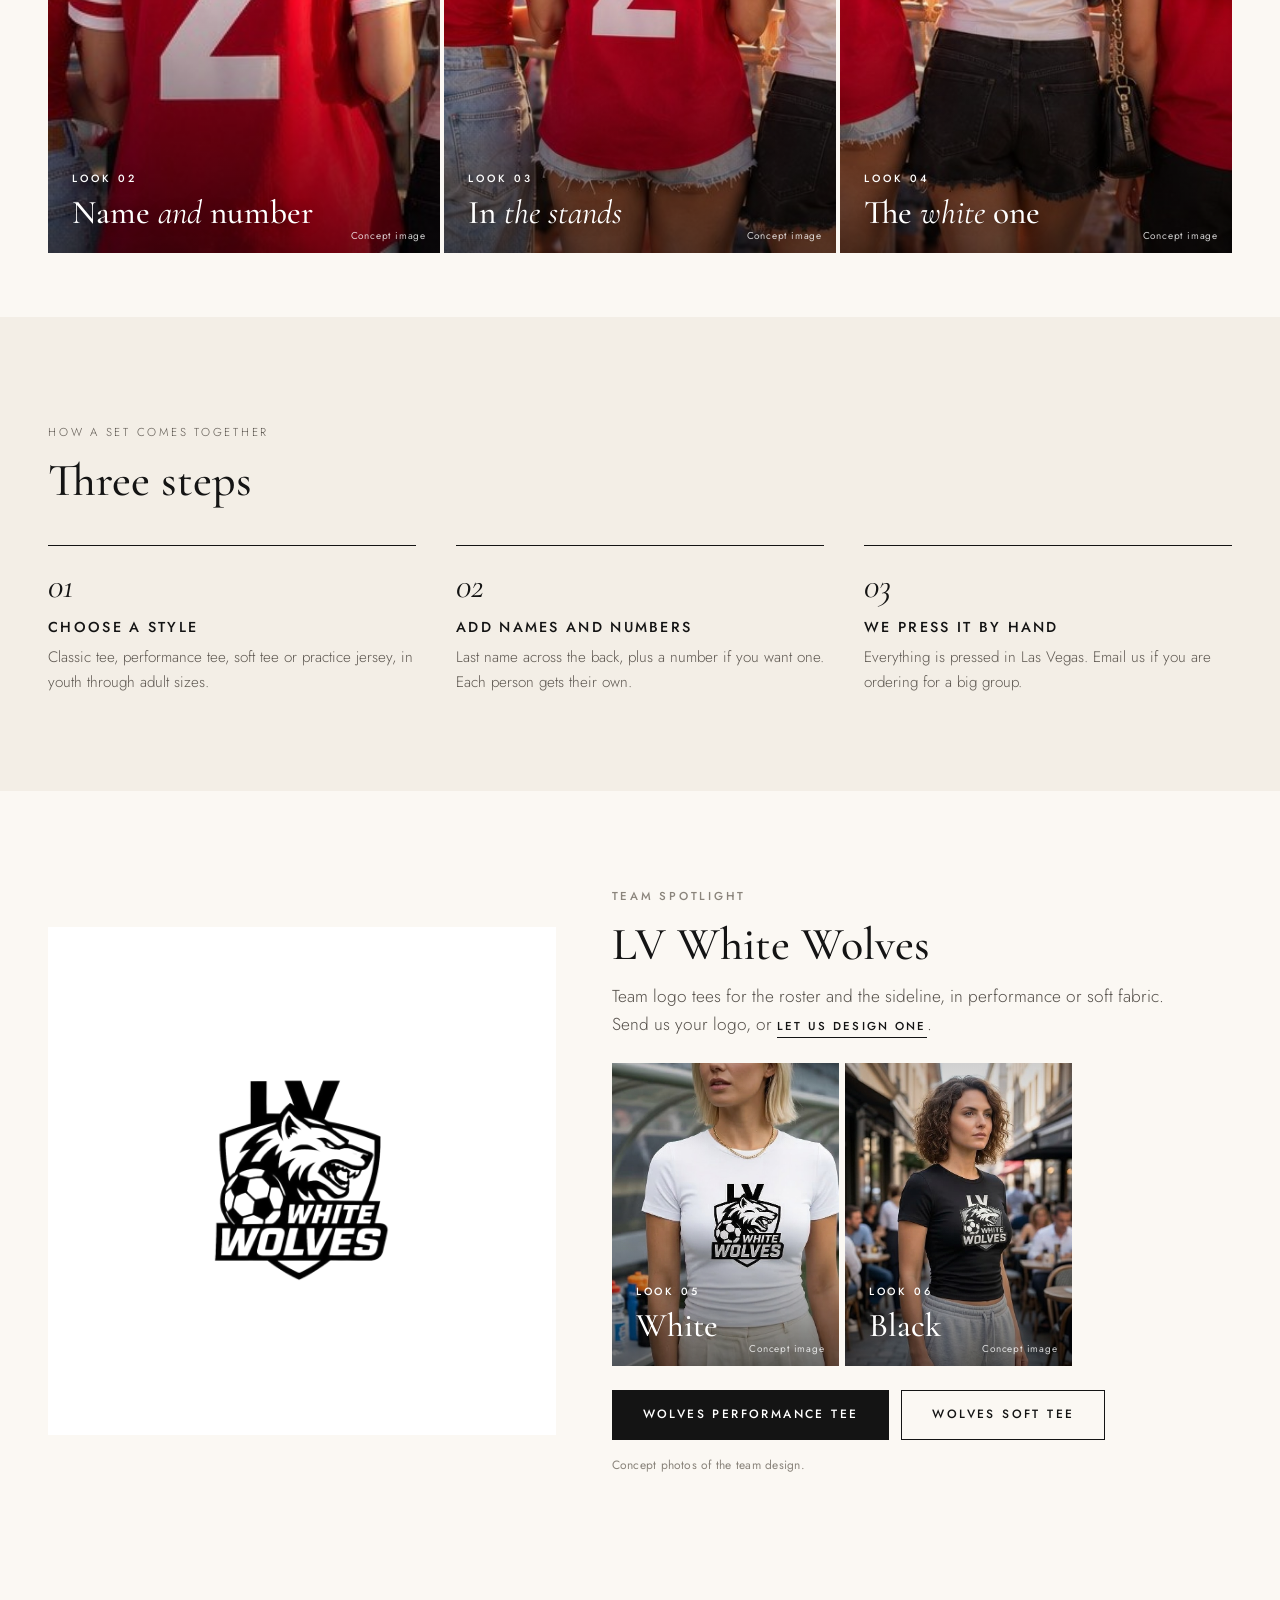
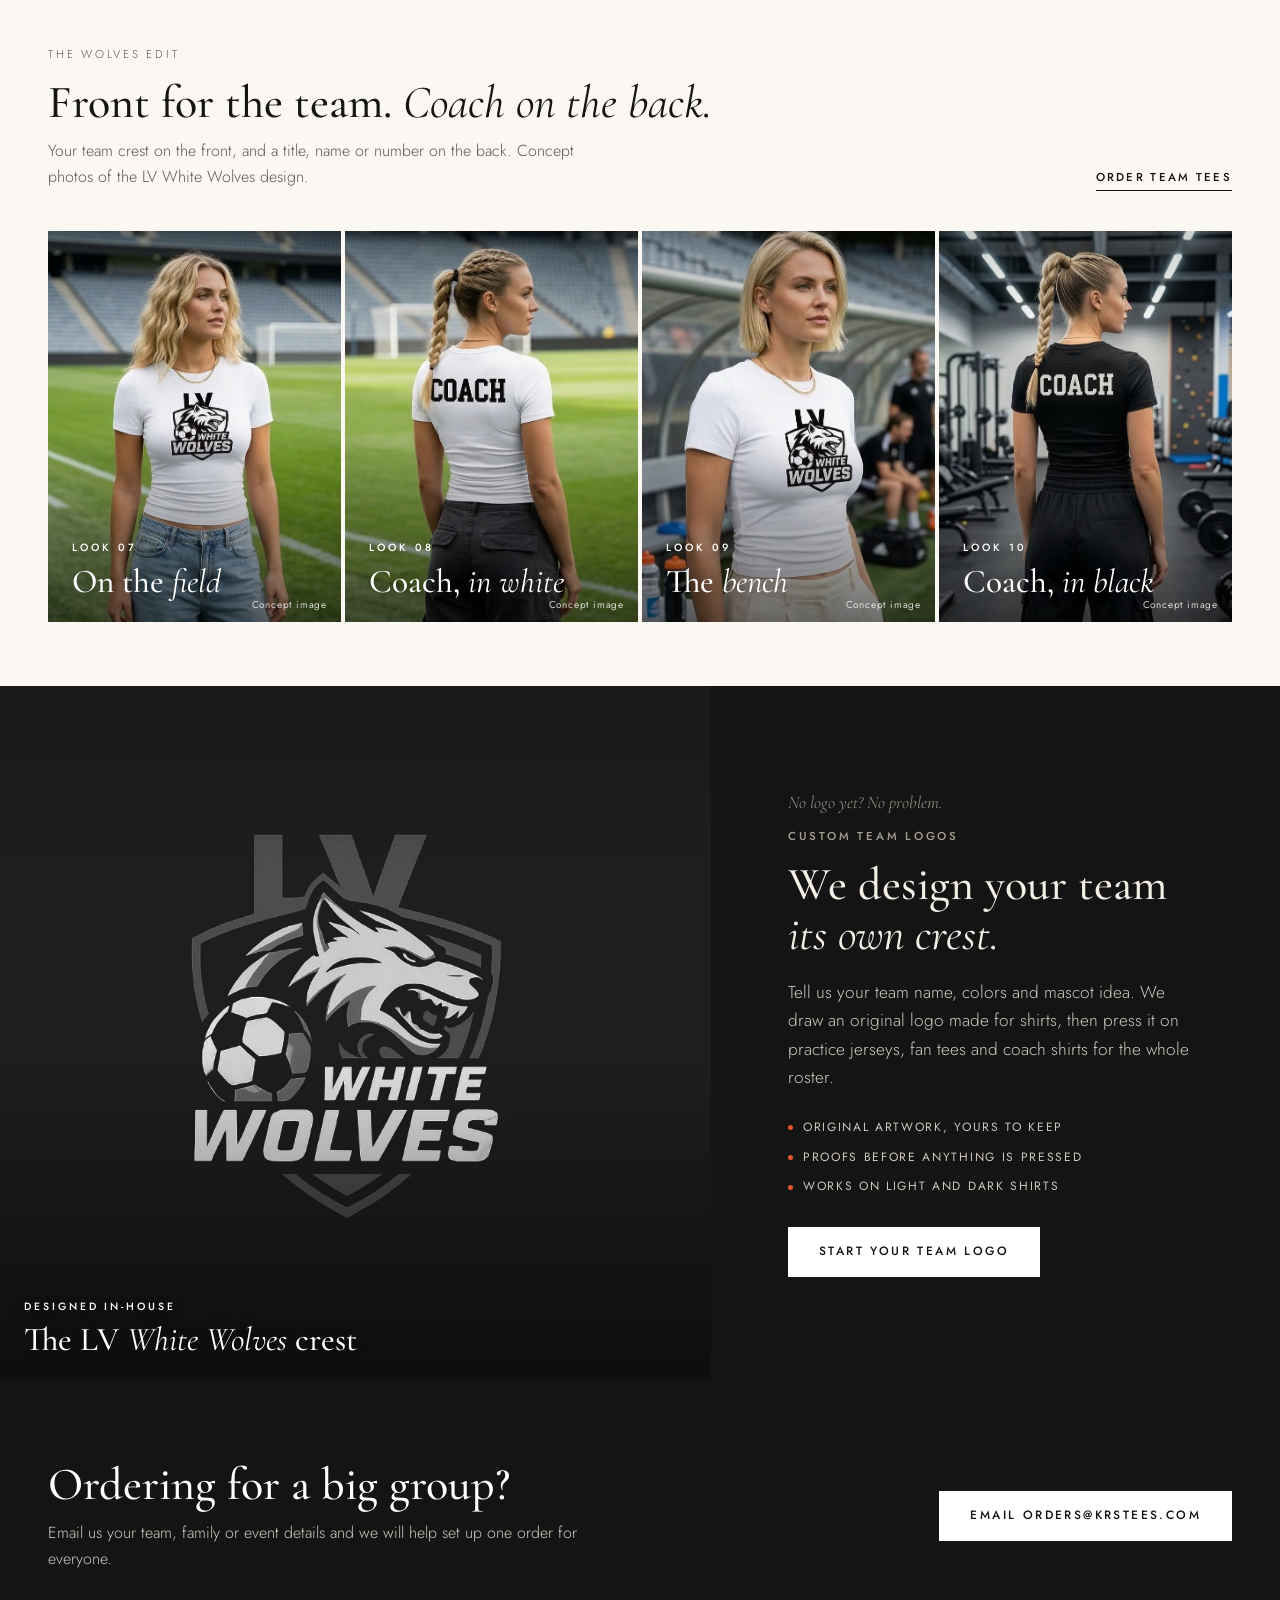
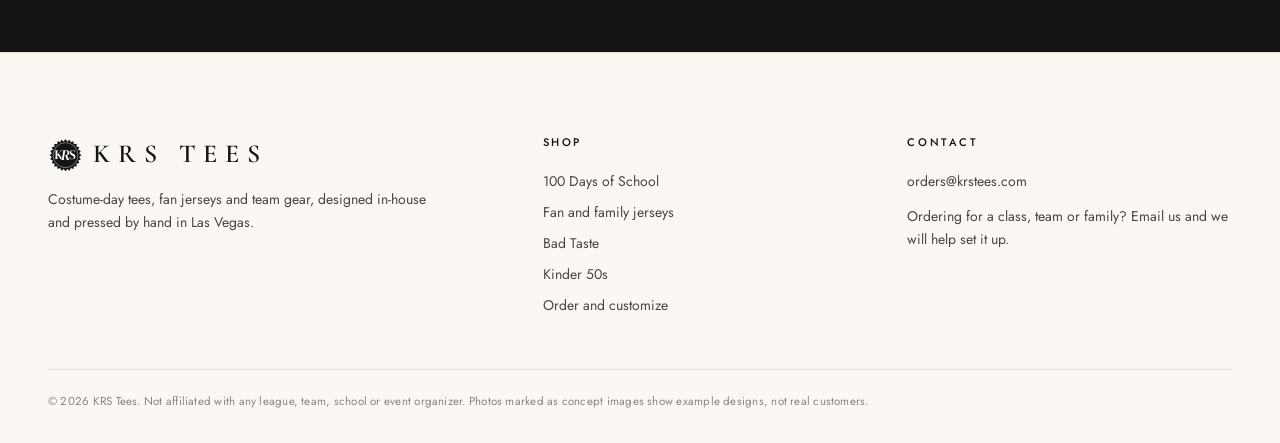
<file: fan-jerseys.html>
<!doctype html>
<html lang="en">
<head>
<meta charset="utf-8">
<meta name="viewport" content="width=device-width,initial-scale=1">
<title>Family and Fan Jerseys | KRS Tees</title>
<meta name="description" content="Matching name-and-number tees and jerseys for the whole crew. Game day, tournament weekend or a big trip. Hand-pressed in Las Vegas.">
<meta property="og:title" content="Family and Fan Jerseys | KRS Tees">
<meta property="og:description" content="Matching name-and-number tees and jerseys for the whole crew. Game day, tournament weekend or a big trip. Hand-pressed in Las Vegas.">
<meta property="og:type" content="website">
<meta property="og:image" content="https://krstees.com/images/site/fans-1.jpg">
<link rel="icon" href="/favicon.ico" sizes="any">
<link rel="apple-touch-icon" href="/images/logo/apple-touch-icon.png">
<link rel="preconnect" href="https://fonts.googleapis.com">
<link rel="preconnect" href="https://fonts.gstatic.com" crossorigin>
<link href="https://fonts.googleapis.com/css2?family=Cormorant+Garamond:ital,wght@0,500;0,600;1,400;1,500&family=Jost:wght@300;400;500&display=swap" rel="stylesheet">
<link rel="stylesheet" href="/css/site.css">
</head>
<body>
<div class="topbar">Hand-pressed to order in Las Vegas &nbsp;&middot;&nbsp; <b>Day 100 is Tuesday, January 12, 2027</b></div>
<header class="site-header"><div class="wrap hdr">
<nav class="nav" aria-label="Main"><a href="/100days.html">100 Days</a><a href="/fan-jerseys.html" class="on">Fan Jerseys</a><a href="/bad-taste.html">Bad Taste</a><a href="/kinder-50s.html">Kinder 50s</a></nav>
<a class="brand" href="/" aria-label="KRS Tees home"><img src="/images/logo/krs-monogram-black.svg" alt="" width="40" height="38"><span>KRS TEES</span></a>
<div class="hdr-r"><a class="hide-sm" href="/order.html#customize-tee">Custom</a><a class="bag" href="/order.html#cartSection" aria-label="Shopping bag"><svg viewBox="0 0 24 24" aria-hidden="true"><path d="M5 8h14l-1.2 12.2a1 1 0 0 1-1 .8H7.2a1 1 0 0 1-1-.8z"/><path d="M9 8V6a3 3 0 0 1 6 0v2"/></svg><span>Bag</span></a></div>
</div></header>
<main>
<section class="pagehero"><div class="wrap grid">
<div>
<p class="eyebrow">Family and fan jerseys</p>
<h1>Matching tees for <em>the whole crew.</em></h1>
<p class="lead">Game day, tournament weekend or a big trip. Pick a style, add a name and number, and everyone shows up in the same set.</p>
<div class="btnrow"><a class="btn" href="#styles">See the styles</a><a class="btn btn-ghost" href="/order.html#customize-tee">Build your set</a></div>
</div>
<figure class="ed"><img src="/images/site/fans-1.jpg" alt="Friends in matching red name and number jerseys walking toward a stadium" loading="lazy" style="object-position:center 45%"><span class="mast"><span>KRS Tees</span><span>Match Day</span></span><span class="cap"><span class="k">Look 01</span><span class="t">The <em>Away Day</em> Set</span><span class="s">Names shown are placeholders</span></span><span class="note-c">Concept image</span></figure>
</div></section>
<section class="sec" id="styles"><div class="wrap">
<div class="sechead"><div><p class="eyebrow">Styles</p><h2>Choose a style</h2><p>Every style opens on the order page, where you pick colors, sizes, a name and a number.</p></div></div>
<div class="styles"><div class="style"><h3>Name and Number Tee</h3><span class="price">$25</span><p>Classic cotton tee with your name and number on the back. Pick your color and logo.</p><a class="btn btn-ghost btn-sm" href="/order.html#customize-tee">Customize</a></div><div class="style"><h3>Performance Tee</h3><span class="price">$25</span><p>Moisture-wicking fabric for sideline and field. Adult, women&#x27;s and youth.</p><a class="btn btn-ghost btn-sm" href="/order.html#customize-perf">Customize</a></div><div class="style"><h3>Buttersoft Tee</h3><span class="price">$25</span><p>Our softest feel for fan days and travel days.</p><a class="btn btn-ghost btn-sm" href="/order.html#customize-buttersoft">Customize</a></div><div class="style"><h3>Practice Jersey</h3><span class="price">$20</span><p>Youth practice jersey with a logo on the front and name and number on the back.</p><a class="btn btn-ghost btn-sm" href="/order.html#customize-jersey">Customize</a></div></div>
</div></section>
<section class="feature flip dark"><figure class="ed"><img src="/images/site/fans-stadium.jpg" alt="A packed stadium with red and white flags" loading="lazy" style="object-position:center 40%"><span class="mast"><span>KRS Tees</span><span>No. 02</span></span><span class="cap"><span class="k">Match day</span><span class="t">Everyone in <em>the same set.</em></span></span><span class="note-c">Concept image</span></figure><div class="txt"><p class="num">The fan edit</p><p class="eyebrow">Family and fan jerseys</p><h2>Last name across the back. <em>Number optional.</em></h2><p class="lead">Classic tees, performance tees, soft tees and practice jerseys, youth through adult sizes, pressed as one set.</p><div class="btnrow"><a class="btn btn-white" href="/order.html#customize-tee">Build your set</a></div></div></section>

<section class="sec tight"><div class="wrap"><div class="sechead"><div><p class="eyebrow">The family set, from the back</p><h2>Your name. <em>Your number.</em></h2><p>Last name across the shoulders, a number if you want one, in red or white. Names shown are placeholders.</p></div><a class="link" href="/order.html#customize-tee">Build your set</a></div><div class="lookbook three"><figure class="ed"><img src="/images/site/fans-back-closeup.jpg" alt="Back of a red family tee with a name and the number 2" loading="lazy" style="object-position:center 25%"><span class="cap"><span class="k">Look 02</span><span class="t">Name <em>and</em> number</span></span><span class="note-c">Concept image</span></figure><figure class="ed"><img src="/images/site/fans-back-stadium.jpg" alt="Back of a red family tee in the stands at a match" loading="lazy" style="object-position:center 25%"><span class="cap"><span class="k">Look 03</span><span class="t">In <em>the stands</em></span></span><span class="note-c">Concept image</span></figure><figure class="ed"><img src="/images/site/fans-back-white.jpg" alt="Back of a white family tee with a red name across the shoulders" loading="lazy" style="object-position:center 25%"><span class="cap"><span class="k">Look 04</span><span class="t">The <em>white</em> one</span></span><span class="note-c">Concept image</span></figure></div></div></section>
<section class="sec alt"><div class="wrap">
<div class="sechead"><div><p class="eyebrow">How a set comes together</p><h2>Three steps</h2></div></div>
<div class="steps">
<div class="step"><h3>Choose a style</h3><p>Classic tee, performance tee, soft tee or practice jersey, in youth through adult sizes.</p></div>
<div class="step"><h3>Add names and numbers</h3><p>Last name across the back, plus a number if you want one. Each person gets their own.</p></div>
<div class="step"><h3>We press it by hand</h3><p>Everything is pressed in Las Vegas. Email us if you are ordering for a big group.</p></div>
</div></div></section>
<section class="sec" id="teams"><div class="wrap wolves">
<div class="lg"><img src="/images/site/white-wolves-logo.png" alt="LV White Wolves team logo"></div>
<div>
<p class="eyebrow">Team spotlight</p>
<h2>LV White Wolves</h2>
<p class="lead" style="margin-top:12px">Team logo tees for the roster and the sideline, in performance or soft fabric. Send us your logo, or <a class="link" href="#custom-logos">let us design one</a>.</p>
<div class="wphotos"><figure class="ed"><img src="/images/site/wolves-white-closeup.jpg" alt="Close-up of the LV White Wolves crest on a white tee" loading="lazy" style="object-position:center 20%"><span class="cap"><span class="k">Look 05</span><span class="t">White</span></span><span class="note-c">Concept image</span></figure><figure class="ed"><img src="/images/site/wolves-black-cafe.jpg" alt="Woman in a black LV White Wolves tee at a cafe" loading="lazy" style="object-position:center 20%"><span class="cap"><span class="k">Look 06</span><span class="t">Black</span></span><span class="note-c">Concept image</span></figure></div>
<div class="btnrow" style="margin-top:8px"><a class="btn" href="/order.html#customize-wolves-perf">Wolves performance tee</a><a class="btn btn-ghost" href="/order.html#customize-wolves-buttersoft">Wolves soft tee</a></div>
<p class="note">Concept photos of the team design.</p>
</div></div></section>

<section class="sec tight"><div class="wrap"><div class="sechead"><div><p class="eyebrow">The Wolves edit</p><h2>Front for the team. <em>Coach on the back.</em></h2><p>Your team crest on the front, and a title, name or number on the back. Concept photos of the LV White Wolves design.</p></div><a class="link" href="/order.html#customize-wolves-perf">Order team tees</a></div><div class="lookbook"><figure class="ed"><img src="/images/site/wolves-white-field.jpg" alt="Woman in a white LV White Wolves tee on a soccer field" loading="lazy" style="object-position:center 20%"><span class="cap"><span class="k">Look 07</span><span class="t">On the <em>field</em></span></span><span class="note-c">Concept image</span></figure><figure class="ed"><img src="/images/site/wolves-white-coach-back.jpg" alt="Back of a white tee printed COACH" loading="lazy" style="object-position:center 20%"><span class="cap"><span class="k">Look 08</span><span class="t">Coach, <em>in white</em></span></span><span class="note-c">Concept image</span></figure><figure class="ed"><img src="/images/site/wolves-white-bench.jpg" alt="Woman in a white LV White Wolves tee by the team bench" loading="lazy" style="object-position:center 20%"><span class="cap"><span class="k">Look 09</span><span class="t">The <em>bench</em></span></span><span class="note-c">Concept image</span></figure><figure class="ed"><img src="/images/site/wolves-black-coach-back.jpg" alt="Back of a black tee printed COACH" loading="lazy" style="object-position:center 20%"><span class="cap"><span class="k">Look 10</span><span class="t">Coach, <em>in black</em></span></span><span class="note-c">Concept image</span></figure></div></div></section>

<section class="feature dark" id="custom-logos"><figure class="ed"><img src="/images/site/white-wolves-logo-light.png" alt="The LV White Wolves crest, designed in-house by KRS Tees" loading="lazy" style="object-fit:contain;padding:12%;background:#1E1E1E"><span class="cap"><span class="k">Designed in-house</span><span class="t">The LV <em>White Wolves</em> crest</span></span></figure><div class="txt"><p class="num">No logo yet? No problem.</p><p class="eyebrow">Custom team logos</p><h2>We design your team <em>its own crest.</em></h2><p class="lead">Tell us your team name, colors and mascot idea. We draw an original logo made for shirts, then press it on practice jerseys, fan tees and coach shirts for the whole roster.</p><div class="facts" style="color:#CFC8BD"><span>Original artwork, yours to keep</span><span>Proofs before anything is pressed</span><span>Works on light and dark shirts</span></div><div class="btnrow"><a class="btn btn-white" href="mailto:orders@krstees.com?subject=Custom%20team%20logo&amp;body=Team%20name%3A%0AColors%3A%0AMascot%20or%20idea%3A%0AHow%20many%20players%20and%20coaches%3A%0ADate%20you%20need%20them%20by%3A">Start your team logo</a></div></div></section>
<section class="band"><div class="wrap in"><div><h2>Ordering for a big group?</h2><p>Email us your team, family or event details and we will help set up one order for everyone.</p></div><a class="btn" href="mailto:orders@krstees.com?subject=Fan%20jersey%20group%20order">Email orders@krstees.com</a></div></section>
</main>
<footer>
<div class="wrap">
<div class="fg">
<div><div class="fb"><img src="/images/logo/krs-monogram-black.svg" alt="" width="34" height="33"><span>KRS TEES</span></div><p style="margin-top:12px;max-width:28em">Costume-day tees, fan jerseys and team gear, designed in-house and pressed by hand in Las Vegas.</p></div>
<div><h4>Shop</h4><a href="/100days.html">100 Days of School</a><a href="/fan-jerseys.html">Fan and family jerseys</a><a href="/bad-taste.html">Bad Taste</a><a href="/kinder-50s.html">Kinder 50s</a><a href="/order.html">Order and customize</a></div>
<div><h4>Contact</h4><a href="mailto:orders@krstees.com">orders@krstees.com</a><p style="margin-top:8px">Ordering for a class, team or family? Email us and we will help set it up.</p></div>
</div>
<div class="legal">&copy; 2026 KRS Tees. Not affiliated with any league, team, school or event organizer. Photos marked as concept images show example designs, not real customers.</div>
</div>
</footer>
</body>
</html>
</file>
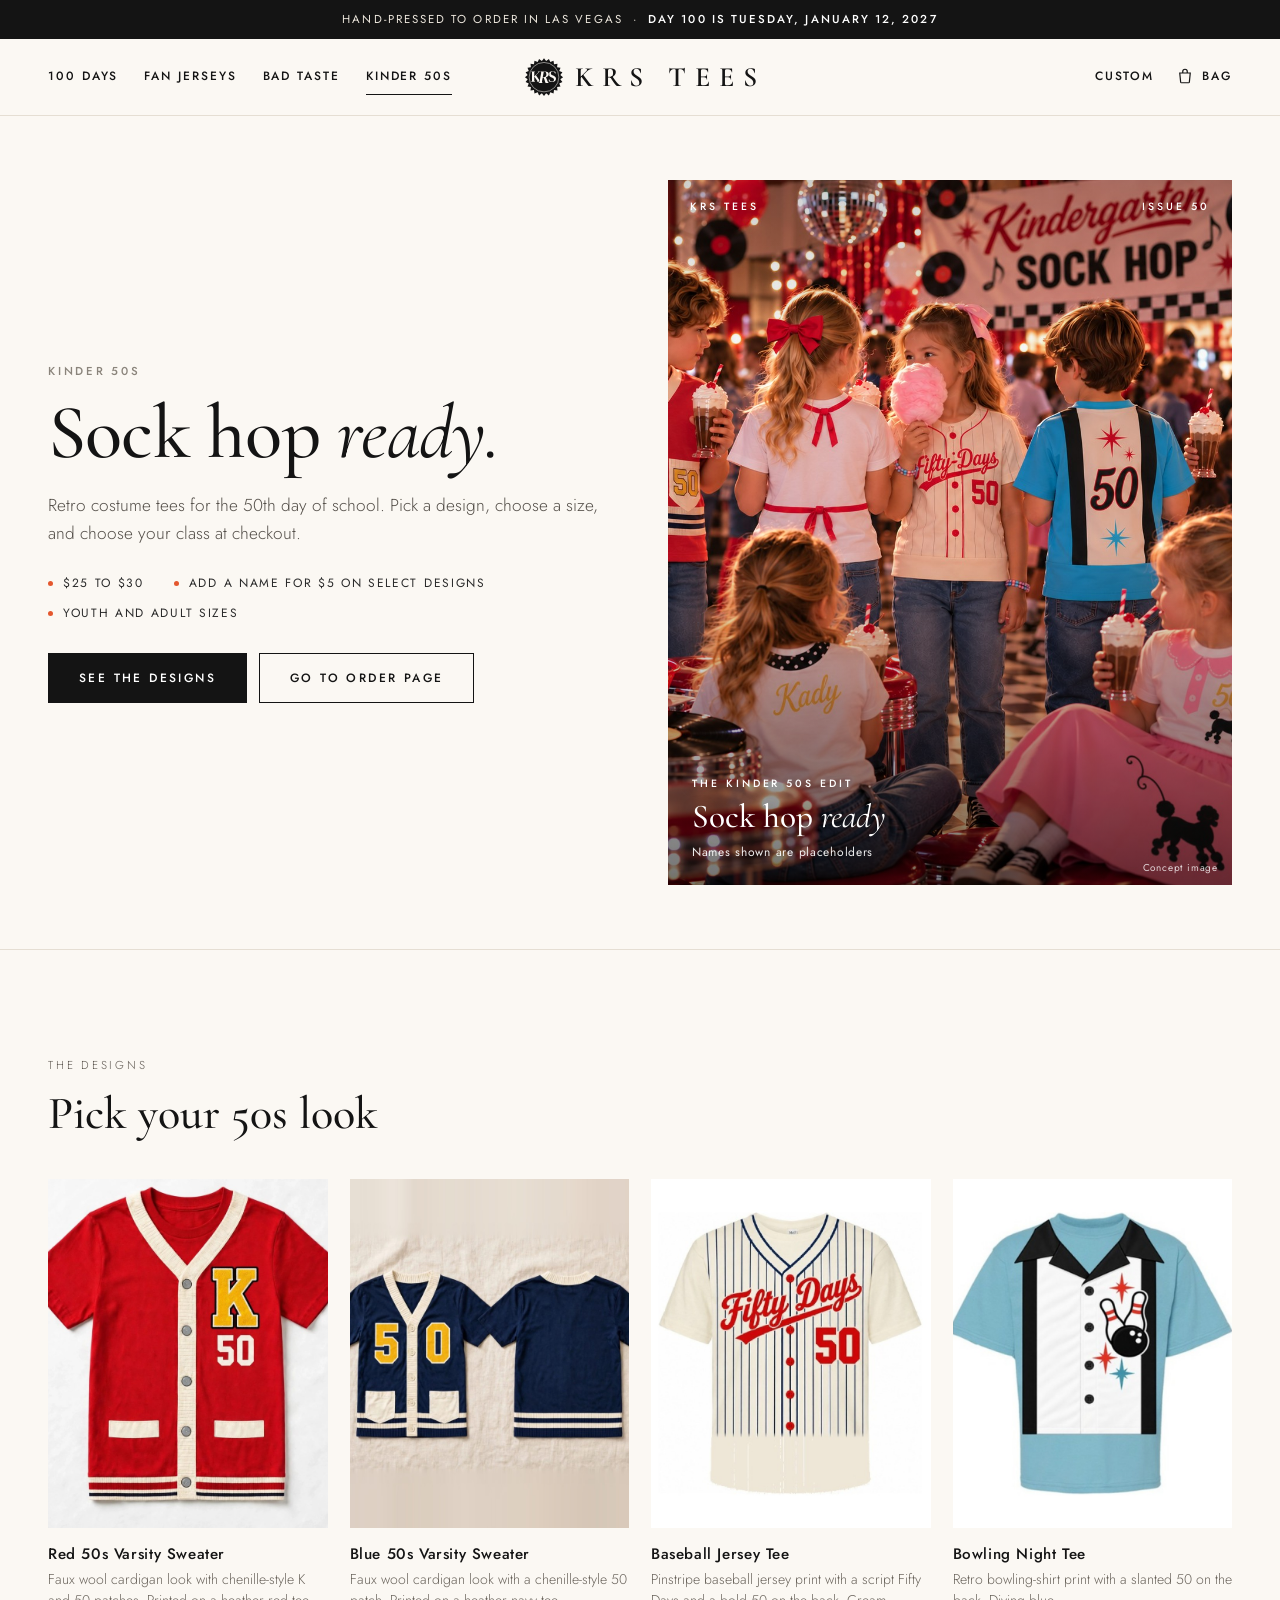
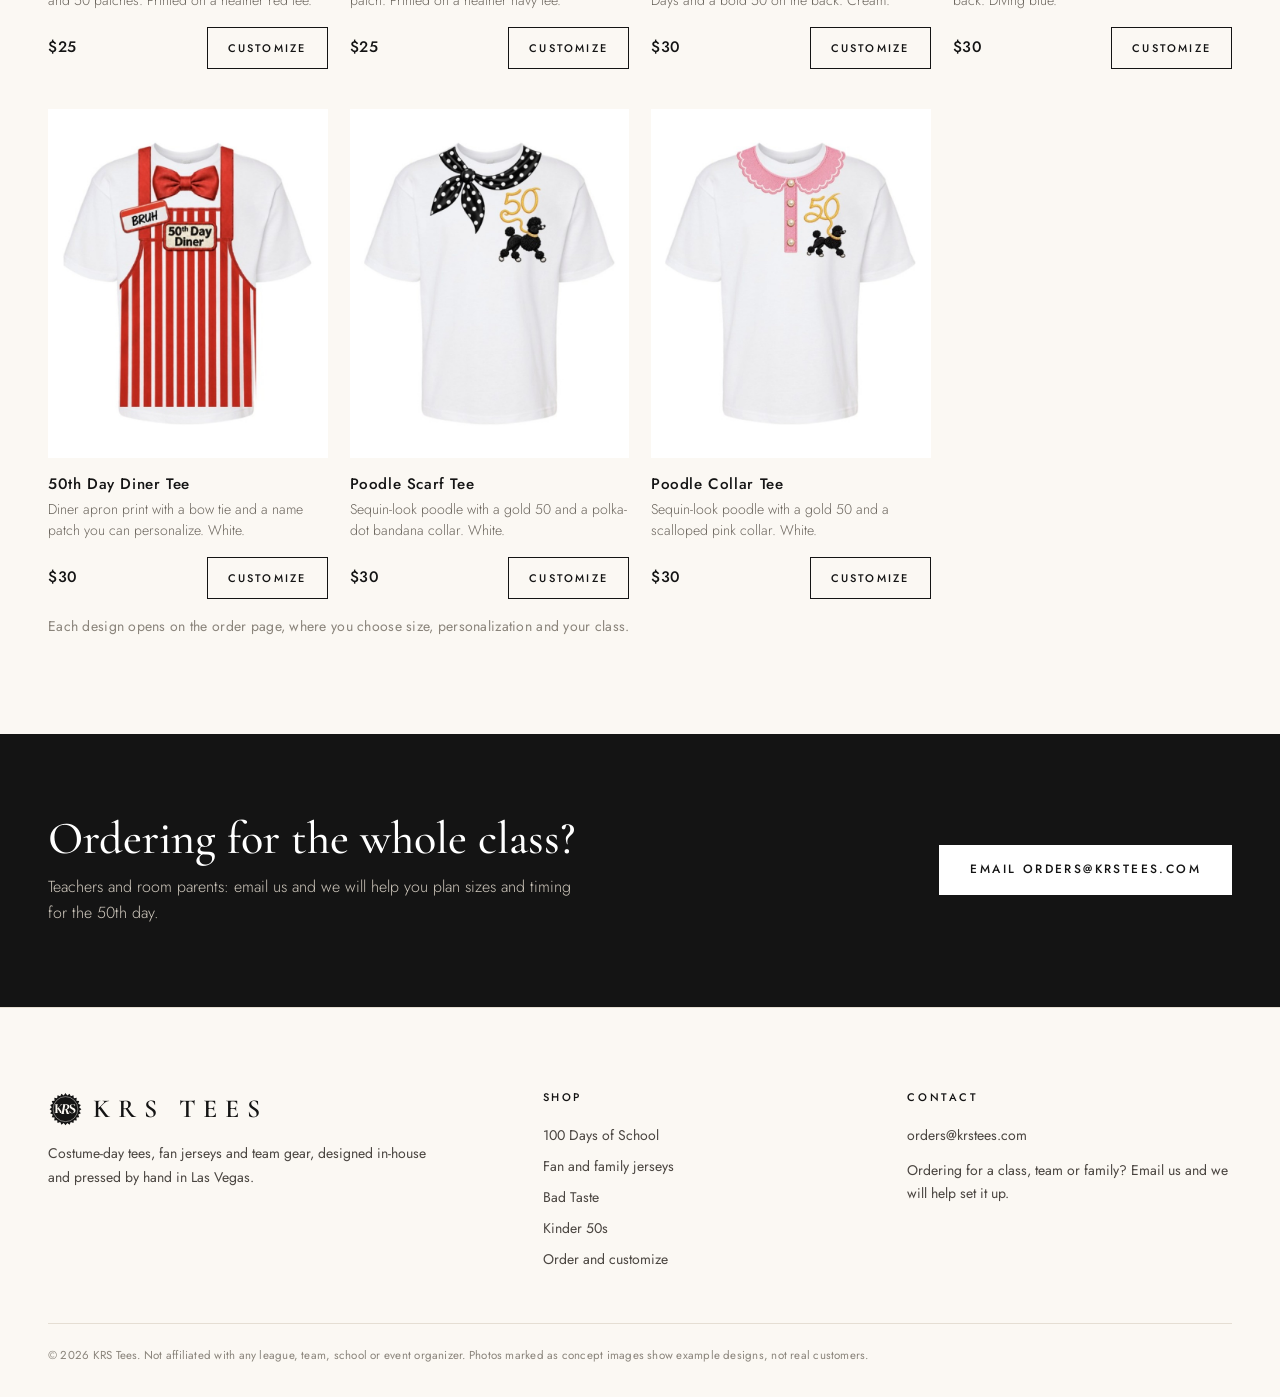
<file: kinder-50s.html>
<!doctype html>
<html lang="en">
<head>
<meta charset="utf-8">
<meta name="viewport" content="width=device-width,initial-scale=1">
<title>Kinder 50s Costume Tees | KRS Tees</title>
<meta name="description" content="Retro costume tees for the 50th day of school: varsity cardigans, baseball jerseys, bowling shirts, diner aprons and poodle tees. Hand-pressed in Las Vegas.">
<meta property="og:title" content="Kinder 50s Costume Tees | KRS Tees">
<meta property="og:description" content="Retro costume tees for the 50th day of school: varsity cardigans, baseball jerseys, bowling shirts, diner aprons and poodle tees. Hand-pressed in Las Vegas.">
<meta property="og:type" content="website">
<meta property="og:image" content="https://krstees.com/images/site/sockhop.jpg">
<link rel="icon" href="/favicon.ico" sizes="any">
<link rel="apple-touch-icon" href="/images/logo/apple-touch-icon.png">
<link rel="preconnect" href="https://fonts.googleapis.com">
<link rel="preconnect" href="https://fonts.gstatic.com" crossorigin>
<link href="https://fonts.googleapis.com/css2?family=Cormorant+Garamond:ital,wght@0,500;0,600;1,400;1,500&family=Jost:wght@300;400;500&display=swap" rel="stylesheet">
<link rel="stylesheet" href="/css/site.css">
</head>
<body>
<div class="topbar">Hand-pressed to order in Las Vegas &nbsp;&middot;&nbsp; <b>Day 100 is Tuesday, January 12, 2027</b></div>
<header class="site-header"><div class="wrap hdr">
<nav class="nav" aria-label="Main"><a href="/100days.html">100 Days</a><a href="/fan-jerseys.html">Fan Jerseys</a><a href="/bad-taste.html">Bad Taste</a><a href="/kinder-50s.html" class="on">Kinder 50s</a></nav>
<a class="brand" href="/" aria-label="KRS Tees home"><img src="/images/logo/krs-monogram-black.svg" alt="" width="40" height="38"><span>KRS TEES</span></a>
<div class="hdr-r"><a class="hide-sm" href="/order.html#customize-tee">Custom</a><a class="bag" href="/order.html#cartSection" aria-label="Shopping bag"><svg viewBox="0 0 24 24" aria-hidden="true"><path d="M5 8h14l-1.2 12.2a1 1 0 0 1-1 .8H7.2a1 1 0 0 1-1-.8z"/><path d="M9 8V6a3 3 0 0 1 6 0v2"/></svg><span>Bag</span></a></div>
</div></header>
<main>
<section class="pagehero"><div class="wrap grid">
<div>
<p class="eyebrow">Kinder 50s</p>
<h1>Sock hop <em>ready.</em></h1>
<p class="lead">Retro costume tees for the 50th day of school. Pick a design, choose a size, and choose your class at checkout.</p>
<div class="facts"><span>$25 to $30</span><span>Add a name for $5 on select designs</span><span>Youth and adult sizes</span></div>
<div class="btnrow"><a class="btn" href="#designs">See the designs</a><a class="btn btn-ghost" href="/order.html#kinder50">Go to order page</a></div>
</div>
<figure class="ed"><img src="/images/site/sockhop.jpg" alt="Kids at a 1950s sock hop wearing retro Kinder 50s tees" loading="lazy"><span class="mast"><span>KRS Tees</span><span>Issue 50</span></span><span class="cap"><span class="k">The Kinder 50s Edit</span><span class="t">Sock hop <em>ready</em></span><span class="s">Names shown are placeholders</span></span><span class="note-c">Concept image</span></figure>
</div></section>
<section class="sec" id="designs"><div class="wrap">
<div class="sechead"><div><p class="eyebrow">The designs</p><h2>Pick your 50s look</h2></div></div>
<div class="pg">
<article class="p"><a class="pimg" href="/order.html#kinder50" aria-label="Red 50s Varsity Sweater"><img src="/images/site/k50-varsity-red.jpg" alt="Red 50s Varsity Sweater" loading="lazy" style="object-position:center"></a><div class="pb"><h3>Red 50s Varsity Sweater</h3><p>Faux wool cardigan look with chenille-style K and 50 patches. Printed on a heather red tee.</p><div class="row"><span class="price">$25</span><a class="btn btn-ghost btn-sm" href="/order.html#kinder50">Customize</a></div></div></article>
<article class="p"><a class="pimg" href="/order.html#kinder50" aria-label="Blue 50s Varsity Sweater"><img src="/images/site/k50-varsity-navy.jpg" alt="Blue 50s Varsity Sweater" loading="lazy" style="object-position:center"></a><div class="pb"><h3>Blue 50s Varsity Sweater</h3><p>Faux wool cardigan look with a chenille-style 50 patch. Printed on a heather navy tee.</p><div class="row"><span class="price">$25</span><a class="btn btn-ghost btn-sm" href="/order.html#kinder50">Customize</a></div></div></article>
<article class="p"><a class="pimg" href="/order.html#kinder50" aria-label="Baseball Jersey Tee"><img src="/images/site/k50-baseball.jpg" alt="Baseball Jersey Tee" loading="lazy" style="object-position:center"></a><div class="pb"><h3>Baseball Jersey Tee</h3><p>Pinstripe baseball jersey print with a script Fifty Days and a bold 50 on the back. Cream.</p><div class="row"><span class="price">$30</span><a class="btn btn-ghost btn-sm" href="/order.html#kinder50">Customize</a></div></div></article>
<article class="p"><a class="pimg" href="/order.html#kinder50" aria-label="Bowling Night Tee"><img src="/images/site/k50-bowling.jpg" alt="Bowling Night Tee" loading="lazy" style="object-position:center"></a><div class="pb"><h3>Bowling Night Tee</h3><p>Retro bowling-shirt print with a slanted 50 on the back. Diving blue.</p><div class="row"><span class="price">$30</span><a class="btn btn-ghost btn-sm" href="/order.html#kinder50">Customize</a></div></div></article>
<article class="p"><a class="pimg" href="/order.html#kinder50" aria-label="50th Day Diner Tee"><img src="/images/site/k50-diner.jpg" alt="50th Day Diner Tee" loading="lazy" style="object-position:center"></a><div class="pb"><h3>50th Day Diner Tee</h3><p>Diner apron print with a bow tie and a name patch you can personalize. White.</p><div class="row"><span class="price">$30</span><a class="btn btn-ghost btn-sm" href="/order.html#kinder50">Customize</a></div></div></article>
<article class="p"><a class="pimg" href="/order.html#kinder50" aria-label="Poodle Scarf Tee"><img src="/images/site/k50-poodle-scarf.jpg" alt="Poodle Scarf Tee" loading="lazy" style="object-position:center"></a><div class="pb"><h3>Poodle Scarf Tee</h3><p>Sequin-look poodle with a gold 50 and a polka-dot bandana collar. White.</p><div class="row"><span class="price">$30</span><a class="btn btn-ghost btn-sm" href="/order.html#kinder50">Customize</a></div></div></article>
<article class="p"><a class="pimg" href="/order.html#kinder50" aria-label="Poodle Collar Tee"><img src="/images/site/k50-poodle-collar.jpg" alt="Poodle Collar Tee" loading="lazy" style="object-position:center"></a><div class="pb"><h3>Poodle Collar Tee</h3><p>Sequin-look poodle with a gold 50 and a scalloped pink collar. White.</p><div class="row"><span class="price">$30</span><a class="btn btn-ghost btn-sm" href="/order.html#kinder50">Customize</a></div></div></article>
</div>
<p class="note" style="font-size:14px">Each design opens on the order page, where you choose size, personalization and your class.</p>
</div></section>
<section class="band"><div class="wrap in"><div><h2>Ordering for the whole class?</h2><p>Teachers and room parents: email us and we will help you plan sizes and timing for the 50th day.</p></div><a class="btn" href="mailto:orders@krstees.com?subject=Kinder%2050s%20class%20order">Email orders@krstees.com</a></div></section>
</main>
<footer>
<div class="wrap">
<div class="fg">
<div><div class="fb"><img src="/images/logo/krs-monogram-black.svg" alt="" width="34" height="33"><span>KRS TEES</span></div><p style="margin-top:12px;max-width:28em">Costume-day tees, fan jerseys and team gear, designed in-house and pressed by hand in Las Vegas.</p></div>
<div><h4>Shop</h4><a href="/100days.html">100 Days of School</a><a href="/fan-jerseys.html">Fan and family jerseys</a><a href="/bad-taste.html">Bad Taste</a><a href="/kinder-50s.html">Kinder 50s</a><a href="/order.html">Order and customize</a></div>
<div><h4>Contact</h4><a href="mailto:orders@krstees.com">orders@krstees.com</a><p style="margin-top:8px">Ordering for a class, team or family? Email us and we will help set it up.</p></div>
</div>
<div class="legal">&copy; 2026 KRS Tees. Not affiliated with any league, team, school or event organizer. Photos marked as concept images show example designs, not real customers.</div>
</div>
</footer>
</body>
</html>
</file>
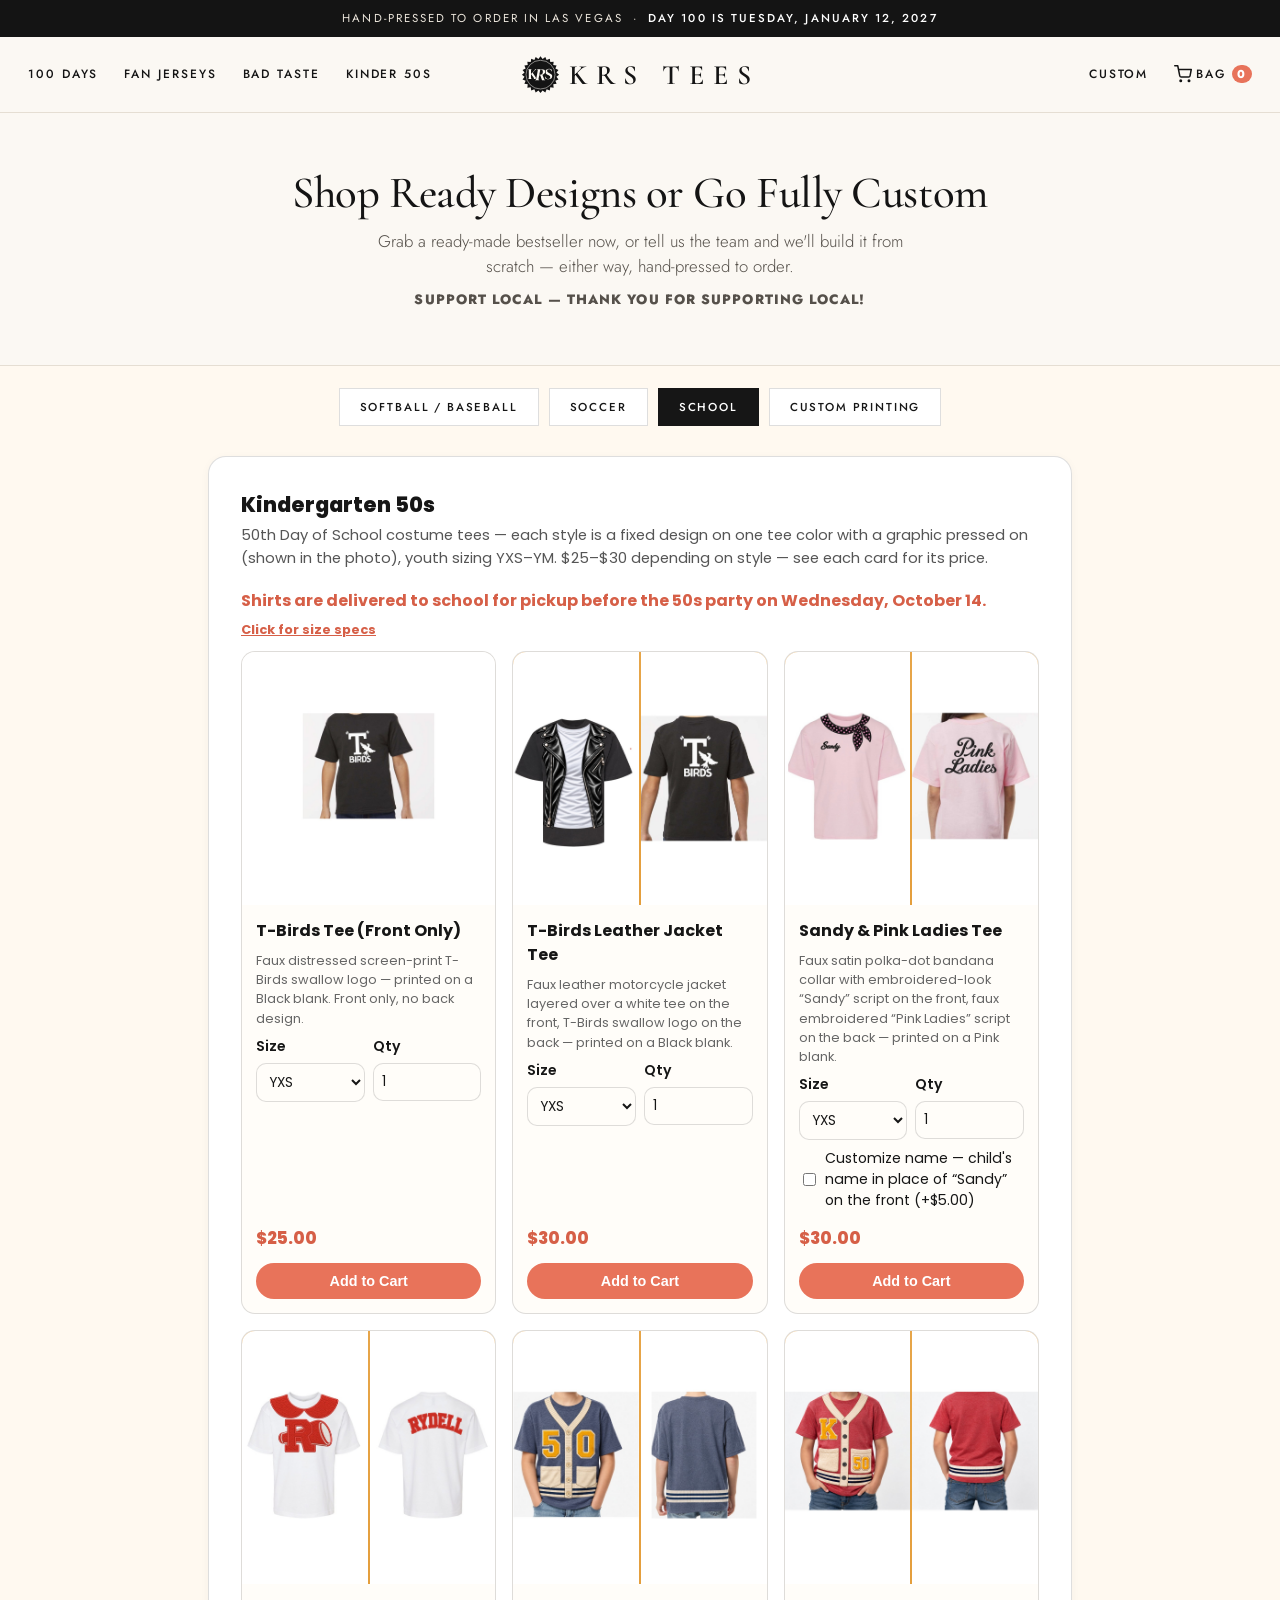
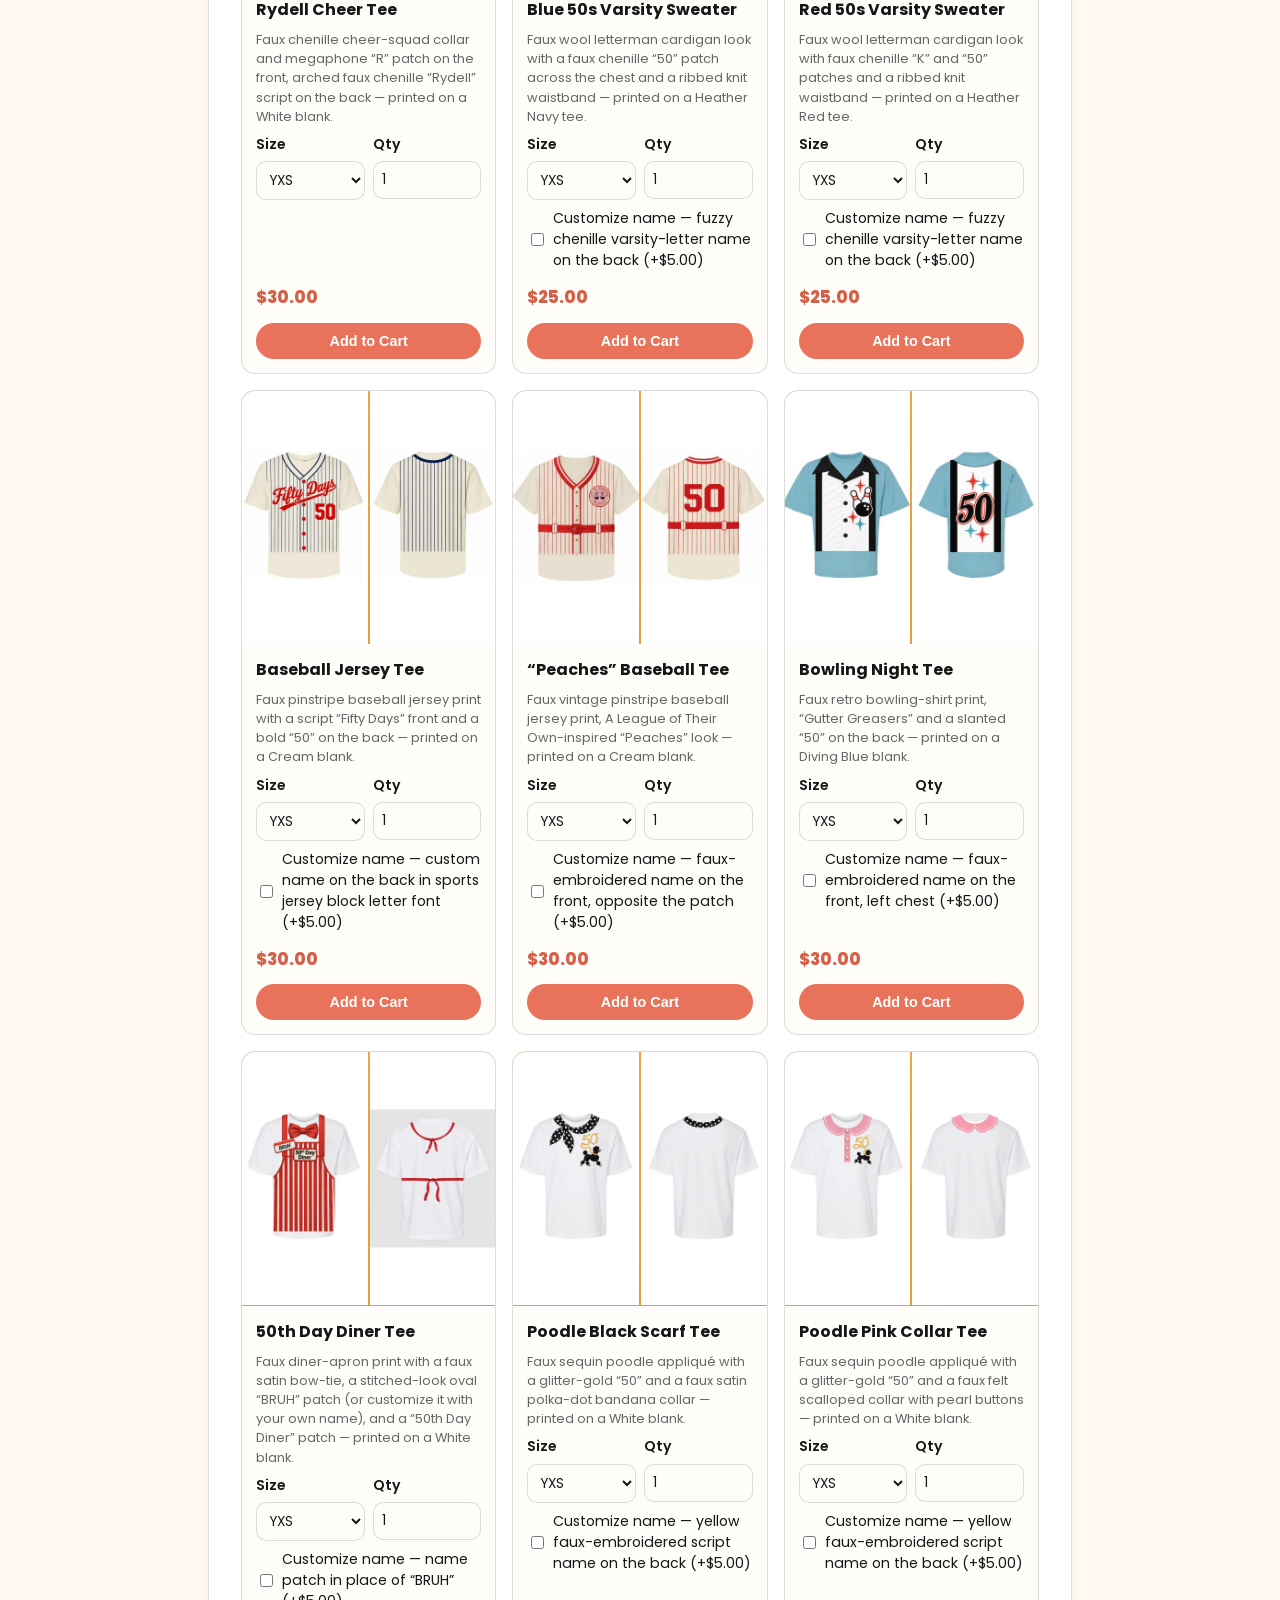
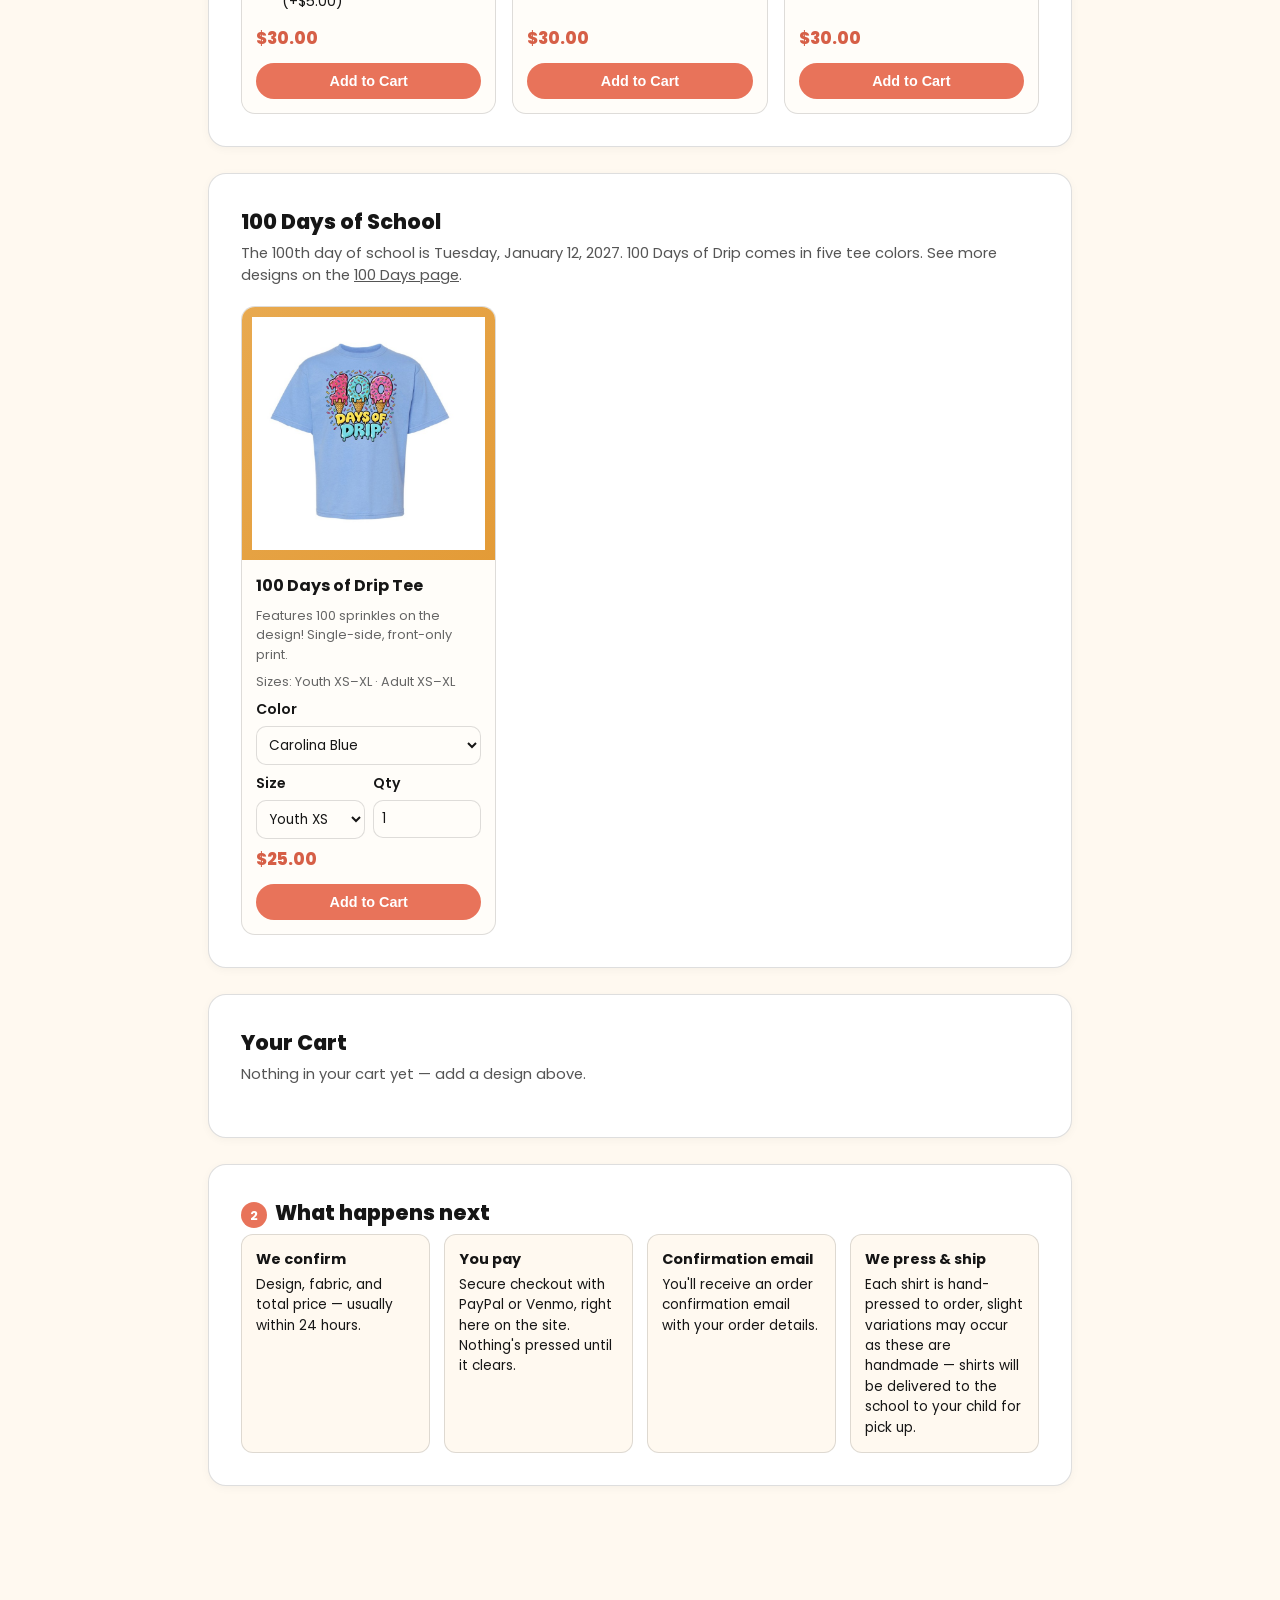
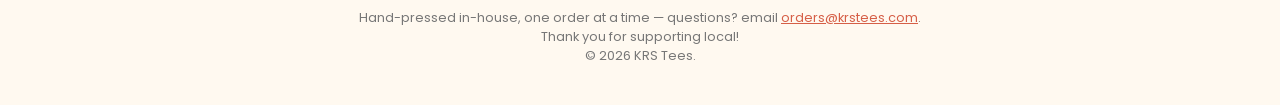
<file: order.html>
<!DOCTYPE html>
<html lang="en">
<head>
<meta charset="UTF-8">
<meta name="viewport" content="width=device-width, initial-scale=1.0">
<title>Order Custom Tees | KRS Tees</title>
<link rel="icon" href="favicon.ico" sizes="any">
<link rel="apple-touch-icon" href="images/logo/apple-touch-icon.png">
<link rel="preconnect" href="https://fonts.googleapis.com">
<link rel="preconnect" href="https://fonts.gstatic.com" crossorigin>
<link href="https://fonts.googleapis.com/css2?family=Cormorant+Garamond:wght@500;600&family=Jost:wght@400;500&display=swap" rel="stylesheet">
<link href="https://fonts.googleapis.com/css2?family=Poppins:wght@400;600;700;800&family=Graduate&family=Kaushan+Script&family=Yellowtail&family=Sacramento&display=swap" rel="stylesheet">
<!-- PayPal Client ID for the KRSTees app is filled in below. This is the PUBLIC id, safe to have in
     a page's source — never put the Secret here or anywhere in this file. enable-funding=venmo is what makes
     the separate Venmo button appear alongside the PayPal one. -->
<script src="https://www.paypal.com/sdk/js?client-id=BAACoIJgsUQtvi5RyCH09TJaWfQK8znOmPCBamtAXzozbuGz0P4JHJkVLjLx-wQgbngI7sSDDTjRnUB_Us&currency=USD&enable-funding=venmo"></script>
<script>
// Safety net: if any product/logo photo ever fails to load (missing file, bad path,
// still being photographed, etc.) show a friendly "Photo coming soon" placeholder
// instead of a broken-image icon — a garment photo on the customizers, or just hide
// a logo overlay so it doesn't leave an ugly box floating on top of the shirt.
// This is registered before the page body loads so it catches every image, including
// the very first ones the browser requests.
(function(){
  var FALLBACK = "[data-uri]";
  document.addEventListener('error', function(e){
    var t = e.target;
    if (!t || t.tagName !== 'IMG' || t.dataset.fallbackApplied) return;
    t.dataset.fallbackApplied = '1';
    if (t.classList.contains('logoOverlay')) {
      t.style.display = 'none';
    } else if (t.src !== FALLBACK) {
      t.src = FALLBACK;
    }
  }, true);
})();
</script>
<style>
  :root{
    --gold:#E8A94F;
    --gold-deep:#E39B37;
    --ink:#161616;
    --coral:#E8735A;
    --coral-dark:#D65F47;
    --cream:#FFF9F0;
    --line:rgba(22,22,22,0.14);
    --ok:#2E7D4F;
  }
  *{box-sizing:border-box;}
  html,body{margin:0;padding:0;}
  body{
    font-family:'Poppins',system-ui,-apple-system,Segoe UI,sans-serif;
    background:var(--cream);
    color:var(--ink);
    line-height:1.5;
  }
  a{color:inherit;}
  img{max-width:100%;display:block;}

  /* ---------- top nav ---------- */
  header.site-nav{
    background:var(--ink);
    color:#f2f2f2;
    padding:16px 20px;
    display:flex;
    align-items:center;
    justify-content:space-between;
    flex-wrap:wrap;
    gap:10px;
  }
  .brand{
    font-weight:800;
    font-size:1.15rem;
    letter-spacing:.02em;
    display:flex;
    align-items:center;
    gap:8px;
  }
  .brand .star{color:var(--coral);}
  .site-nav nav{display:flex;gap:22px;font-size:.92rem;flex-wrap:wrap;align-items:center;}
  .site-nav nav a{text-decoration:none;color:#cfcfcf;}
  .site-nav nav a:hover{color:#fff;}
  .cart-link{display:inline-flex;align-items:center;font-weight:700;}
  .cart-badge{
    background:var(--coral); color:#fff; font-weight:800; font-size:.72rem;
    border-radius:999px; min-width:18px; height:18px; line-height:18px;
    display:inline-block; text-align:center; padding:0 5px; margin-left:6px;
  }

  /* ---------- hero ---------- */
  .hero{
    background:linear-gradient(180deg,var(--gold) 0%,var(--gold-deep) 100%);
    padding:clamp(28px,6vw,56px) 20px;
    text-align:center;
  }
  .hero h1{
    font-size:clamp(1.7rem,5.5vw,2.8rem);
    margin:0 0 10px;
    font-weight:800;
    line-height:1.1;
  }
  .hero p{
    max-width:560px;
    margin:0 auto;
    font-size:clamp(.95rem,2.2vw,1.05rem);
    color:#241a08;
  }
  .hero .tagline{
    display:inline-block;
    margin-top:14px;
    background:var(--ink);
    color:#fff;
    padding:6px 16px;
    border-radius:999px;
    font-size:.85rem;
    font-weight:600;
    letter-spacing:.03em;
  }

  /* ---------- gallery strip ---------- */
  .gallery-note{
    max-width:820px;
    margin:0 auto;
    padding:22px 20px 0;
    text-align:center;
    font-size:.95rem;
  }
  .gallery-note a{
    color:var(--coral-dark);
    font-weight:700;
    text-decoration:underline;
  }

  /* ---------- tab bar ---------- */
  .tab-bar{
    max-width:900px;
    margin:22px auto 0;
    padding:0 18px;
    display:flex;
    flex-wrap:wrap;
    gap:10px;
    justify-content:center;
  }
  .tab-btn{
    border:1.5px solid var(--line);
    background:#fff;
    color:var(--ink);
    padding:10px 20px;
    border-radius:999px;
    font-family:inherit;
    font-size:.92rem;
    font-weight:700;
    cursor:pointer;
  }
  .tab-btn.active{background:var(--ink);color:#fff;border-color:var(--ink);}
  .tab-panel[hidden]{display:none;}
  .portfolio-grid{display:grid;grid-template-columns:repeat(auto-fill,minmax(240px,1fr));gap:16px;margin-top:10px;}
  .portfolio-card{border:1.5px solid var(--line);border-radius:14px;overflow:hidden;background:#fffdf9;}
  .portfolio-card img{width:100%;display:block;}
  .portfolio-card .pinfo{padding:12px 14px;}
  .portfolio-card h3{margin:0 0 4px;font-size:.95rem;}
  .portfolio-card p{margin:0;font-size:.8rem;color:#666;}
  .custom-hero{display:grid;grid-template-columns:1fr 1fr;gap:14px;margin-bottom:10px;}
  .custom-hero-img{border-radius:16px;overflow:hidden;}
  .custom-hero-img img{width:100%;height:100%;object-fit:cover;display:block;}
  .custom-hero-caption{text-align:center;font-size:.85rem;color:#666;font-style:italic;margin:0 0 22px;}
  @media (max-width:640px){ .custom-hero{grid-template-columns:1fr;} }
  .tab-section-heading{
    max-width:900px;
    margin:26px auto 4px;
    padding:0 18px 8px;
    font-size:1.3rem;
    font-weight:800;
    letter-spacing:.5px;
    color:var(--ink);
    border-bottom:3px solid var(--coral);
  }
  .tab-panel > .tab-section-heading:first-child{margin-top:6px;}

  /* ---------- layout ---------- */
  main{max-width:900px;margin:0 auto;padding:30px 18px 70px;}
  .card{
    background:#fff;
    border:1px solid var(--line);
    border-radius:18px;
    padding:clamp(18px,4vw,32px);
    margin-bottom:26px;
    box-shadow:0 2px 10px rgba(22,22,22,0.04);
  }
  .card h2{
    font-size:1.3rem;
    margin:0 0 4px;
    font-weight:800;
  }
  .card .sub{
    color:#555;
    font-size:.92rem;
    margin:0 0 20px;
  }
  .step-pill{
    display:inline-flex;
    align-items:center;
    justify-content:center;
    width:26px;height:26px;
    background:var(--coral);
    color:#fff;
    border-radius:50%;
    font-size:.8rem;
    font-weight:700;
    margin-right:8px;
  }

  /* ---------- form ---------- */
  .field{margin-bottom:18px;}
  .field label{
    display:block;
    font-weight:600;
    font-size:.88rem;
    margin-bottom:6px;
  }
  .field .hint{
    font-weight:400;
    color:#777;
    font-size:.78rem;
  }
  input[type=text],
  input[type=email],
  input[type=tel],
  input[type=date],
  input[type=number],
  select,
  textarea{
    width:100%;
    padding:11px 12px;
    border:1.5px solid var(--line);
    border-radius:10px;
    font-family:inherit;
    font-size:.95rem;
    background:#fffdf9;
    color:var(--ink);
  }
  textarea{resize:vertical;min-height:80px;}
  input:focus,select:focus,textarea:focus{
    outline:none;
    border-color:var(--coral);
  }
  .row2{display:grid;grid-template-columns:1fr 1fr;gap:14px;}
  @media (max-width:520px){ .row2{grid-template-columns:1fr;} }

  /* size/qty grid */
  .size-grid{
    display:grid;
    grid-template-columns:repeat(auto-fill,minmax(84px,1fr));
    gap:10px;
    margin-top:6px;
  }
  .size-box{
    border:1.5px solid var(--line);
    border-radius:10px;
    padding:8px;
    text-align:center;
    background:#fffdf9;
  }
  .size-box label{
    font-size:.78rem;
    font-weight:700;
    margin-bottom:4px;
  }
  .size-box input{
    padding:8px 4px;
    text-align:center;
  }

  .btn{
    display:inline-block;
    background:var(--coral);
    color:#fff;
    border:none;
    padding:14px 26px;
    border-radius:999px;
    font-size:1rem;
    font-weight:700;
    cursor:pointer;
    text-decoration:none;
    text-align:center;
  }
  .btn:hover{background:var(--coral-dark);}
  .btn.secondary{
    background:var(--ink);
  }
  .btn.secondary:hover{background:#000;}
  .btn.block{display:block;width:100%;}

  .form-actions{margin-top:8px;}
  .form-note{font-size:.82rem;color:#777;margin-top:10px;}

  /* ready-made catalog */
  .product-grid{
    display:grid;
    grid-template-columns:repeat(auto-fill,minmax(220px,1fr));
    gap:16px;
    margin-top:10px;
  }
  .product-card{
    border:1.5px solid var(--line);
    border-radius:14px;
    overflow:hidden;
    display:flex;
    flex-direction:column;
    background:#fffdf9;
  }
  .product-card .thumb{
    aspect-ratio:1/1;
    background:linear-gradient(135deg,var(--gold),var(--gold-deep));
    display:flex;
    align-items:center;
    justify-content:center;
    color:#3a2a0f;
    font-weight:700;
    font-size:.85rem;
    text-align:center;
    padding:10px;
  }
  .product-card .thumb img{width:100%;height:100%;object-fit:cover;display:block;}
  .product-card .thumb.thumb-pair{padding:0;gap:2px;}
  .product-card .thumb.thumb-pair img{width:50%;height:100%;flex:none;}
  /* front-only cards: same square box and same shirt scale as one half of a front/back pair */
  .product-card .thumb.thumb-single{padding:0;background:#fff;}
  .product-card .thumb.thumb-single img{width:54%;height:100%;flex:none;object-fit:contain;}
  .product-card .pinfo{padding:14px;display:flex;flex-direction:column;gap:8px;flex:1;}
  .product-card h3{margin:0;font-size:1rem;}
  .product-card .price{font-weight:800;color:var(--coral-dark);font-size:1.05rem;margin-top:auto;}
  .product-card select,.product-card input[type=number]{padding:8px;font-size:.85rem;}
  .product-card .row2{gap:8px;}
  .product-card .btn{padding:10px 16px;font-size:.9rem;margin-top:4px;}

  .product-card .thumb img{cursor:zoom-in;}

  /* live "your name on the shirt" preview (customizable Kindergarten 50 cards) */
  .product-card .thumb.thumb-pair .cell{width:50%;height:100%;flex:none;overflow:hidden;position:relative;display:flex;justify-content:center;}
  .imgbox{display:block;position:relative;height:100%;aspect-ratio:600/1100;flex:none;container-type:inline-size;}
  .product-card .thumb.thumb-pair .imgbox img{width:100%;height:100%;flex:none;object-fit:cover;display:block;}
  .nameov{position:absolute;display:none;align-items:center;justify-content:center;transform:translate(-50%,-50%);pointer-events:none;text-align:center;}
  .nameov.on{display:flex;}
  .nameov-t{display:inline-block;white-space:nowrap;line-height:1;}
  .nameov-t.block{font-family:'Graduate','Rockwell','Georgia',serif;font-weight:400;letter-spacing:.04em;-webkit-text-stroke:.055em currentColor;paint-order:stroke fill;}
  /* faux satin-stitch embroidery: dark stitched edge + raised shadow underneath, thread-sheen layer on top */
  .nameov-t.script{position:relative;font-family:'Kaushan Script','Brush Script MT',cursive;font-weight:400;padding:0 .07em;
    --cd:color-mix(in srgb,var(--c) 55%,#000);--cl:color-mix(in srgb,var(--c) 62%,#fff);
    color:var(--cd);-webkit-text-stroke:.05em var(--cd);paint-order:stroke fill;
    filter:drop-shadow(0 .025em .018em rgba(0,0,0,.5));}
  .nameov-t.script::after{content:attr(data-t);position:absolute;left:.07em;top:0;white-space:nowrap;-webkit-text-stroke:0;text-shadow:none;color:transparent;
    background:
      linear-gradient(180deg,rgba(255,255,255,.38) 0%,rgba(255,255,255,0) 38%,rgba(0,0,0,.28) 100%),
      repeating-linear-gradient(58deg,var(--c) 0 .034em,var(--cl) .034em .052em,var(--c) .052em .09em);
    -webkit-background-clip:text;background-clip:text;}
  /* faux chenille ("fuzzy") varsity letters: felt border + fuzzy halo, yarn-textured letter on top */
  .nameov-t.script.cursive-pink{font-family:'Yellowtail','Brush Script MT',cursive;}
  .nameov-t.script.cursive-loop{font-family:'Sacramento','Brush Script MT',cursive;-webkit-text-stroke:.055em var(--cd);letter-spacing:.02em;}
  .nameov-t.script.cursive-loop::after{-webkit-text-stroke:.03em transparent;}
  .nameov-t.chenille{position:relative;font-family:'Graduate','Rockwell','Georgia',serif;font-weight:400;letter-spacing:.07em;padding:0 .12em;
    color:#f2e8cf;-webkit-text-stroke:.2em #f2e8cf;paint-order:stroke fill;
    text-shadow:.07em 0 .045em #f2e8cf,-.07em 0 .045em #f2e8cf,0 .07em .045em #f2e8cf,0 -.07em .045em #f2e8cf,.05em .05em .045em #f2e8cf,-.05em -.05em .045em #f2e8cf,.05em -.05em .045em #f2e8cf,-.05em .05em .045em #f2e8cf;
    filter:drop-shadow(0 .04em .04em rgba(0,0,0,.55));}
  .nameov-t.chenille::after{content:attr(data-t);position:absolute;left:.12em;top:0;white-space:nowrap;-webkit-text-stroke:.03em #b97f10;paint-order:stroke fill;text-shadow:none;color:transparent;
    background:
      radial-gradient(circle at 30% 30%,rgba(255,255,255,.55) 0 .014em,rgba(255,255,255,0) .03em) 0 0/.07em .07em,
      radial-gradient(circle at 70% 70%,rgba(110,60,0,.35) 0 .014em,rgba(110,60,0,0) .03em) .035em .035em/.07em .07em,
      linear-gradient(#f0b72a,#d9951b);
    -webkit-background-clip:text;background-clip:text;}
  .k50LbBox{display:none;}
  .k50LbBox .imgbox{--lbh:min(88vh,1000px,calc(92vw * 1100 / 600));height:var(--lbh);width:calc(var(--lbh) * 600 / 1100);flex:none;background:#fff;border-radius:10px;overflow:hidden;box-shadow:0 10px 40px rgba(0,0,0,.5);}
  .k50LbBox .imgbox img{width:100%;height:100%;object-fit:cover;display:block;}
  #k50Lightbox.showbox .k50LbBox{display:block;}
  #k50Lightbox.showbox > img{display:none;}
  #k50Lightbox{
    display:none;
    position:fixed;
    inset:0;
    z-index:9999;
    background:rgba(20,15,8,.88);
    align-items:center;
    justify-content:center;
    padding:30px;
  }
  #k50Lightbox.show{display:flex;}
  #k50Lightbox img{
    max-width:min(92vw,900px);
    max-height:88vh;
    object-fit:contain;
    border-radius:10px;
    box-shadow:0 10px 40px rgba(0,0,0,.5);
    background:#fff;
  }
  #k50Lightbox .k50LightboxClose{
    position:absolute;
    top:18px;
    right:22px;
    width:40px;
    height:40px;
    border-radius:50%;
    border:none;
    background:rgba(255,255,255,.92);
    color:#222;
    font-size:1.4rem;
    line-height:40px;
    text-align:center;
    cursor:pointer;
    padding:0;
  }
  #k50Lightbox .k50LightboxCaption{
    position:absolute;
    bottom:24px;
    left:0;
    right:0;
    text-align:center;
    color:#fff;
    font-size:.9rem;
    font-weight:600;
    text-shadow:0 1px 4px rgba(0,0,0,.6);
  }

  /* cart */
  #cartSection.empty #cartBody{display:none;}
  #cartSection:not(.empty) #cartEmptyMsg{display:none;}
  .cart-line{
    display:flex;
    flex-direction:column;
    gap:6px;
    padding:10px 0;
    border-bottom:1px solid var(--line);
    font-size:.92rem;
  }
  .cart-line .row{
    display:flex;
    justify-content:space-between;
    align-items:center;
    gap:10px;
  }
  .cart-line .meta{color:#666;font-size:.8rem;}
  .cart-line .remove{
    background:none;border:none;color:var(--coral-dark);
    font-size:.8rem;font-weight:700;cursor:pointer;padding:4px;
  }
  .cart-line .cart-note{
    width:100%;
    padding:7px 9px;
    font-size:.82rem;
    border:1px solid var(--line);
    border-radius:6px;
    font-family:inherit;
  }
  .cart-subtotal-row{
    display:flex;justify-content:space-between;align-items:center;
    padding:3px 0;font-size:.88rem;color:#555;
  }
  .cart-total{
    display:flex;justify-content:space-between;align-items:center;
    padding:14px 0 6px;font-weight:800;font-size:1.1rem;
  }
  .paypal-btns-wrap{max-width:420px;margin:14px auto 0;}
  .paypal-btns-wrap .hint{display:block;text-align:center;margin-top:8px;}
  .amount-row{display:flex;gap:10px;align-items:flex-end;margin-bottom:14px;}
  .amount-row .field{flex:1;margin-bottom:0;}
  #quoteButtonsBox{display:none;}

  /* payment section */
  .pay-options{
    display:grid;
    grid-template-columns:repeat(auto-fit,minmax(190px,1fr));
    gap:16px;
  }
  @media (max-width:480px){ .pay-options{grid-template-columns:1fr;} }
  .pay-card{
    border:1.5px solid var(--line);
    border-radius:14px;
    padding:18px;
    text-align:center;
  }
  .pay-card img.logo-txt{height:22px;margin:0 auto 10px;}
  .pay-card h3{margin:0 0 6px;font-size:1.05rem;}
  .pay-card p{font-size:.85rem;color:#555;margin:0 0 14px;}

  .timeline{
    display:flex;
    gap:14px;
    flex-wrap:wrap;
    margin-top:6px;
  }
  .timeline .tstep{
    flex:1 1 140px;
    background:var(--cream);
    border:1px solid var(--line);
    border-radius:12px;
    padding:14px;
    font-size:.85rem;
  }
  .timeline .tstep b{display:block;margin-bottom:4px;font-size:.9rem;}

  footer{
    text-align:center;
    padding:26px 18px 40px;
    font-size:.8rem;
    color:#777;
  }
  footer a{color:var(--coral-dark);text-decoration:underline;}

  #confirmBanner{
    display:none;
    background:#e8f5ee;
    border:1.5px solid var(--ok);
    color:#1c5c38;
    padding:14px 18px;
    border-radius:12px;
    margin-bottom:20px;
    font-size:.92rem;
  }

  /* ---------- tee customizer ---------- */
  .customizer-grid{display:grid;grid-template-columns:1fr 1.1fr;gap:26px;}
  @media (max-width:680px){ .customizer-grid{grid-template-columns:1fr;} }
  .preview-stage{
    position:relative;
    border-radius:14px;
    overflow:hidden;
    background:#f2ede1;
    border:1px solid var(--line);
  }
  .preview-stage img.baseShirt{width:100%;display:block;}
  .preview-stage img.logoOverlay{
    position:absolute;
    top:20%;
    left:50%;
    width:44%;
    transform:translateX(-50%);
    pointer-events:none;
    filter:drop-shadow(0 1px 3px rgba(0,0,0,.3));
  }
  .cust-label{font-weight:700;font-size:.88rem;display:block;margin:0 0 8px;}
  .swatch-row{display:flex;flex-wrap:wrap;gap:12px;margin:0 0 6px;}
  .swatch-wrap{display:flex;flex-direction:column;align-items:center;gap:4px;}
  .swatch{
    width:42px;height:42px;border-radius:50%;
    border:2px solid var(--line);
    cursor:pointer;background-size:cover;background-position:center;
  }
  .swatch.active{border-color:var(--coral);box-shadow:0 0 0 2px #fff,0 0 0 4px var(--coral);}
  .swatch-label{font-size:.7rem;color:#666;text-align:center;line-height:1.1;}
  .logo-row{display:flex;flex-wrap:wrap;gap:10px;margin:0 0 6px;}
  .logo-thumb{
    width:62px;height:62px;border-radius:10px;
    border:2px solid var(--line);cursor:pointer;background:#f2ede1;
    display:flex;align-items:center;justify-content:center;padding:6px;
  }
  .logo-thumb img{max-width:100%;max-height:100%;}
  .logo-thumb.active{border-color:var(--coral);background:#fff3ec;}
  .logo-thumb .none-thumb{font-size:.62rem;font-weight:700;color:#888;text-align:center;line-height:1.15;}
  .seg-toggle{display:inline-flex;border:1.5px solid var(--line);border-radius:999px;overflow:hidden;margin-bottom:4px;}
  .seg-toggle button{
    border:none;background:#fff;padding:8px 20px;font-size:.85rem;font-weight:700;
    cursor:pointer;color:#555;font-family:inherit;
  }
  .seg-toggle button.active{background:var(--coral);color:#fff;}
  .size-chart-link{
    background:none;border:none;color:var(--coral-dark);text-decoration:underline;
    font-size:.8rem;font-weight:700;cursor:pointer;padding:0;margin-top:8px;font-family:inherit;
  }
  .size-chart-table{width:100%;border-collapse:collapse;margin-top:10px;font-size:.76rem;display:none;}
  .size-chart-table.show{display:table;}
  .size-chart-table th,.size-chart-table td{border-bottom:1px solid var(--line);padding:6px 4px;text-align:center;white-space:nowrap;}
  .size-chart-table th:first-child,.size-chart-table td:first-child{text-align:left;}
  .fabric-note{font-size:.78rem;color:#666;margin-top:8px;}
  .cust-price{font-size:1.35rem;font-weight:800;color:var(--coral-dark);margin:12px 0 6px;}
  .trademark-note{
    font-size:.76rem;color:#8a6d1f;background:#fdf3da;border:1px solid #ecd48f;
    border-radius:10px;padding:8px 10px;margin-top:14px;
  }

  /* ---------- front/back view toggle + print placement + back print ---------- */
  .view-toggle{margin:10px 0 0;text-align:center;}
  .preview-stage img.backLogoOverlay{
    position:absolute;
    top:22%;
    left:50%;
    width:44%;
    transform:translateX(-50%);
    pointer-events:none;
    filter:drop-shadow(0 1px 3px rgba(0,0,0,.3));
    display:none;
  }
  .backTextOverlay{
    position:absolute;left:50%;top:30%;
    transform:translateX(-50%);
    text-align:center;pointer-events:none;color:#222;font-weight:800;
    text-transform:uppercase;line-height:1.05;display:none;
    text-shadow:0 1px 2px rgba(255,255,255,.35);
  }
  .backTextOverlay .bt-name{display:block;font-size:1.05rem;letter-spacing:.02em;}
  .backTextOverlay .bt-number{display:block;font-size:2.1rem;margin-top:2px;}
  .jersey-back-note{font-size:.76rem;color:#666;margin-top:6px;font-style:italic;display:none;}
  .placement-options{display:flex;flex-direction:column;gap:8px;margin:0 0 4px;}
  .placement-opt{
    display:flex;align-items:flex-start;gap:8px;border:1.5px solid var(--line);
    border-radius:10px;padding:8px 10px;cursor:pointer;
  }
  .placement-opt input{margin-top:3px;}
  .placement-opt.active{border-color:var(--coral);background:#fff3ec;}
  .placement-opt strong{display:block;font-size:.83rem;}
  .placement-opt .desc{display:block;color:#666;font-size:.74rem;margin-top:1px;}
  .back-fields{display:none;margin-top:12px;}
  .back-fields.show{display:grid;}
  /* editorial hero + tabs on the shop page */
  .hero{background:#FBF8F3 !important;color:#141414;border-bottom:1px solid #E5DED3}
  .hero h1{font-family:'Cormorant Garamond',Georgia,serif;font-weight:500;letter-spacing:-.01em}
  .hero p{font-family:'Jost',sans-serif;font-weight:300;color:#55504A}
  .hero .tagline{font-family:'Jost',sans-serif;letter-spacing:.24em;font-size:11.5px;font-weight:500}
  .tab-btn{border-radius:0 !important;font-family:'Jost',sans-serif;text-transform:uppercase;letter-spacing:.16em;font-size:11.5px !important;font-weight:500 !important}
  /* editorial retail header (matches css/site.css) */
  .krs-topbar{background:#141414;color:#EDE7DD;font-size:11.5px;text-align:center;padding:10px 16px;letter-spacing:.18em;text-transform:uppercase;font-family:'Jost',sans-serif}
  .krs-topbar b{color:#fff;font-weight:500}
  header.site-nav{background:rgba(251,248,243,.97);color:#141414;border-bottom:1px solid #E5DED3;display:grid;grid-template-columns:1fr auto 1fr;align-items:center;gap:20px;padding:0 28px;min-height:76px;position:sticky;top:0;z-index:50;font-family:'Jost',sans-serif}
  header.site-nav .brand{font-family:'Cormorant Garamond',Georgia,serif;font-weight:600;font-size:28px;letter-spacing:.32em;color:#141414;text-decoration:none;justify-content:center}
  .site-nav nav{gap:26px;font-size:12px;font-weight:500;letter-spacing:.16em;text-transform:uppercase}
  .site-nav nav a{color:#141414;padding:8px 0;border-bottom:1px solid transparent}
  .site-nav nav a:hover{color:#141414;border-bottom-color:#141414}
  .site-nav .krs-right{justify-content:flex-end}
  .site-nav .cart-link{font-weight:500}
  @media(max-width:820px){
    header.site-nav{grid-template-columns:1fr auto;grid-template-areas:"brand right" "nav nav";padding:12px 18px 0;gap:6px 12px;min-height:0}
    header.site-nav .brand{grid-area:brand;justify-content:flex-start;font-size:22px;letter-spacing:.26em}
    .site-nav .krs-right{grid-area:right;gap:16px}
    .site-nav .krs-nav{grid-area:nav;flex-wrap:nowrap;overflow-x:auto;white-space:nowrap;gap:22px;font-size:11px;scrollbar-width:none}
    .site-nav .krs-nav a{padding:10px 0}
  }

</style>
</head>
<body>

<div class="krs-topbar">Hand-pressed to order in Las Vegas &nbsp;&middot;&nbsp; <b>Day 100 is Tuesday, January 12, 2027</b></div>
<header class="site-nav">
  <nav class="krs-nav" aria-label="Main"><a href="/100days.html">100 Days</a><a href="/fan-jerseys.html">Fan Jerseys</a><a href="/bad-taste.html">Bad Taste</a><a href="/kinder-50s.html">Kinder 50s</a></nav>
  <a class="brand" href="/" aria-label="KRS Tees home"><img src="images/logo/krs-monogram-black.svg" alt="" style="height:1.4em;width:auto;"> KRS TEES</a>
  <nav class="krs-right"><a href="#customize-tee">Custom</a>
    <a href="#cartSection" class="cart-link" id="cartNavLink">
      <svg width="18" height="18" viewBox="0 0 24 24" fill="none" stroke="currentColor" stroke-width="2" stroke-linecap="round" stroke-linejoin="round" style="vertical-align:-4px;margin-right:4px;"><circle cx="9" cy="21" r="1"></circle><circle cx="20" cy="21" r="1"></circle><path d="M1 1h4l2.68 13.39a2 2 0 0 0 2 1.61h9.72a2 2 0 0 0 2-1.61L23 6H6"></path></svg><span class="bag-t">Bag</span><span class="cart-badge" id="cartNavCount" hidden>0</span>
    </a>
  </nav>
</header>

<section class="hero">
  <h1>Shop Ready Designs or Go Fully Custom</h1>
  <p>Grab a ready-made bestseller now, or tell us the team and we'll build it from scratch — either way, hand-pressed to order.</p>
  <p style="margin:10px auto 0;font-weight:800;letter-spacing:.08em;text-transform:uppercase;font-size:.85rem;">Support local &mdash; thank you for supporting local!</p>
</section>

<div class="tab-bar" id="tabBar">
  <button type="button" class="tab-btn" data-tab="softball">Softball / Baseball</button>
  <button type="button" class="tab-btn" data-tab="soccer">Soccer</button>
  <button type="button" class="tab-btn active" data-tab="school">School</button>
  <button type="button" class="tab-btn" data-tab="custom">Custom Printing</button>
</div>

<main>

  <div id="confirmBanner"></div>

  <!-- ============ TAB: SOFTBALL / BASEBALL ============ -->
  <div class="tab-panel" id="tab-softball" data-tab-panel="softball" hidden>

  <h2 class="tab-section-heading">For the Players</h2>

  <!-- JERSEY CUSTOMIZER -->
  <section class="card" id="customize-jersey">
    <h2>Customize the Player Practice Jersey</h2>
    <p class="sub">Youth performance fabric — moisture-management, UPF 50 protection, snag-resistant, standard fit, self-fabric collar, rolled forward shoulder. Cleavers logo on the front; child's first name &amp; number on the back.</p>

    <div class="customizer-grid">
      <div>
        <div class="preview-stage" id="jerseyPreviewStage">
          <img class="baseShirt" id="jerseyPreviewShirt" src="images/jersey/heather-granite-front.jpg" alt="Player Practice Jersey preview">
        </div>
        <div class="seg-toggle view-toggle" id="jerseyViewToggle">
          <button type="button" data-view="front" class="active">Front</button>
          <button type="button" data-view="back">Back</button>
        </div>
        <p class="jersey-back-note" id="jerseyBackNote">Back shown with a sample name &amp; number for reference — yours will be pressed with the name and number you enter below.</p>
        <p class="fabric-note" id="jerseyFabricNote">Performance fabric — moisture-management, UPF 50, snag-resistant.</p>
      </div>

      <div>
        <span class="cust-label">Color</span>
        <div class="swatch-row" id="jerseyColorSwatches"></div>

        <div class="row2" style="margin-top:14px;">
          <div class="field" style="margin-bottom:0;">
            <label for="jerseyBackName">Child's First Name</label>
            <input type="text" id="jerseyBackName" placeholder="e.g. Casey" maxlength="14">
          </div>
          <div class="field" style="margin-bottom:0;">
            <label for="jerseyBackNumber">Number</label>
            <input type="text" id="jerseyBackNumber" placeholder="e.g. 8" maxlength="3">
          </div>
        </div>

        <div class="row2" style="margin-top:12px;">
          <div class="field" style="margin-bottom:0;">
            <label for="jerseySize">Youth Size</label>
            <select id="jerseySize">
              <option>Youth XS</option>
              <option>Youth S</option>
              <option>Youth M</option>
              <option>Youth L</option>
              <option>Youth XL</option>
            </select>
          </div>
          <div class="field" style="margin-bottom:0;">
            <label for="jerseyQty">Qty</label>
            <input type="number" id="jerseyQty" min="1" value="1">
          </div>
        </div>
        <button type="button" class="size-chart-link" id="jerseySizeChartToggle">View size chart</button>
        <table class="size-chart-table" id="jerseyChart"></table>

        <div class="cust-price" id="jerseyPrice">$20.00</div>
        <button type="button" class="btn block" id="addCustomJersey">Add to Cart</button>
      </div>
    </div>
  </section>

  <h2 class="tab-section-heading">For the Fans</h2>

  <!-- TEE CUSTOMIZER -->
  <section class="card" id="customize-tee">
    <h2>Dryblend T-shirt, Unisex and Youth Sizes</h2>
    <p class="sub">Gildan DryBlend T-Shirt — 50/50 cotton/polyester. Adult sizing is classic fit; Youth sizing is modern classic fit. Classic-width rib collar, taped neck &amp; shoulders. Same shirt and same colors in Adult and Youth sizing.</p>

    <div class="customizer-grid">
      <div>
        <div class="preview-stage" id="previewStage">
          <img class="baseShirt" id="previewShirt" src="images/tee/ash-front.jpg" alt="DryBlend T-Shirt preview">
          <img class="logoOverlay" id="previewLogo" src="images/logos/cleavers-full.png" alt="Cleavers logo placement preview">
          <img class="backLogoOverlay" id="previewBackLogo" src="images/logos/cleavers-full.png" alt="Cleavers logo, back">
          <div class="backTextOverlay" id="previewBackText"><span class="bt-name"></span><span class="bt-number"></span></div>
        </div>
        <div class="seg-toggle view-toggle" id="teeViewToggle">
          <button type="button" data-view="front" class="active">Front</button>
          <button type="button" data-view="back">Back</button>
        </div>
        <p class="fabric-note" id="fabricNote">50% cotton / 50% polyester DryBlend.</p>
      </div>

      <div>
        <span class="cust-label">Color</span>
        <div class="swatch-row" id="colorSwatches"></div>

        <span class="cust-label" style="margin-top:10px;">Logo — choose design</span>
        <div class="logo-row" id="logoThumbs"></div>

        <span class="cust-label" style="margin-top:10px;">Print Placement</span>
        <div class="placement-options" id="teePlacementOptions">
          <label class="placement-opt" data-placement="front-only">
            <input type="radio" name="teePlacement" value="front-only" checked>
            <span><strong>Front only</strong><span class="desc">Your chosen design, centered on the front.</span></span>
          </label>
          <label class="placement-opt" data-placement="back-name">
            <input type="radio" name="teePlacement" value="back-name">
            <span><strong>Add back number and/or name</strong><span class="desc">Front design plus a name/number on the back.</span></span>
          </label>
          <label class="placement-opt" data-placement="chest-back-logo">
            <input type="radio" name="teePlacement" value="chest-back-logo">
            <span><strong>Small front chest + large back logo</strong><span class="desc">Front chest: logo icon only. Back: full logo + Cleavers name.</span></span>
          </label>
        </div>

        <div class="row2 back-fields" id="teeBackFields">
          <div class="field" style="margin-bottom:0;">
            <label for="teeBackName">Back Name (optional)</label>
            <input type="text" id="teeBackName" placeholder="e.g. Casey" maxlength="14">
          </div>
          <div class="field" style="margin-bottom:0;">
            <label for="teeBackNumber">Back Number (optional)</label>
            <input type="text" id="teeBackNumber" placeholder="e.g. 8" maxlength="3">
          </div>
        </div>

        <span class="cust-label" style="margin-top:10px;">Fit</span>
        <div class="seg-toggle" id="fitToggle">
          <button type="button" data-fit="adult" class="active">Adult</button>
          <button type="button" data-fit="youth">Youth</button>
        </div>

        <div class="row2" style="margin-top:12px;">
          <div class="field" style="margin-bottom:0;">
            <label for="custSize">Size</label>
            <select id="custSize"></select>
          </div>
          <div class="field" style="margin-bottom:0;">
            <label for="custQty">Qty</label>
            <input type="number" id="custQty" min="1" value="1">
          </div>
        </div>
        <button type="button" class="size-chart-link" id="sizeChartToggle">View size chart</button>
        <table class="size-chart-table" id="adultChart"></table>
        <table class="size-chart-table" id="youthChart"></table>

        <div class="cust-price" id="custPrice">$25.00</div>
        <button type="button" class="btn block" id="addCustomTee">Add to Cart</button>
      </div>
    </div>
  </section>

  <!-- PERFORMANCE TEE CUSTOMIZER -->
  <section class="card" id="customize-perf">
    <h2>Unisex Performance Dri-fit</h2>
    <p class="sub">100% polyester moisture-management &amp; antimicrobial Dri-fit performance fabric, self-fabric collar, double-needle stitched hem with tack. Adult sizing.</p>

    <div class="customizer-grid">
      <div>
        <div class="preview-stage" id="perfPreviewStage">
          <img class="baseShirt" id="perfPreviewShirt" src="images/perf/black-front.jpg" alt="Unisex Performance Tee preview">
          <img class="logoOverlay" id="perfPreviewLogo" src="images/logos/cleavers-full.png" alt="Cleavers logo placement preview">
          <img class="backLogoOverlay" id="perfPreviewBackLogo" src="images/logos/cleavers-full.png" alt="Cleavers logo, back">
          <div class="backTextOverlay" id="perfPreviewBackText"><span class="bt-name"></span><span class="bt-number"></span></div>
        </div>
        <div class="seg-toggle view-toggle" id="perfViewToggle">
          <button type="button" data-view="front" class="active">Front</button>
          <button type="button" data-view="back">Back</button>
        </div>
        <p class="fabric-note">100% polyester moisture-management/antimicrobial performance fabric.</p>
      </div>

      <div>
        <span class="cust-label">Color</span>
        <div class="swatch-row" id="perfColorSwatches"></div>

        <span class="cust-label" style="margin-top:10px;">Logo — choose design</span>
        <div class="logo-row" id="perfLogoThumbs"></div>

        <span class="cust-label" style="margin-top:10px;">Print Placement</span>
        <div class="placement-options" id="perfPlacementOptions">
          <label class="placement-opt" data-placement="front-only">
            <input type="radio" name="perfPlacement" value="front-only" checked>
            <span><strong>Front only</strong><span class="desc">Your chosen design, centered on the front.</span></span>
          </label>
          <label class="placement-opt" data-placement="back-name">
            <input type="radio" name="perfPlacement" value="back-name">
            <span><strong>Add back number and/or name</strong><span class="desc">Front design plus a name/number on the back.</span></span>
          </label>
          <label class="placement-opt" data-placement="chest-back-logo">
            <input type="radio" name="perfPlacement" value="chest-back-logo">
            <span><strong>Small front chest + large back logo</strong><span class="desc">Front chest: logo icon only. Back: full logo + Cleavers name.</span></span>
          </label>
        </div>

        <div class="row2 back-fields" id="perfBackFields">
          <div class="field" style="margin-bottom:0;">
            <label for="perfBackName">Back Name (optional)</label>
            <input type="text" id="perfBackName" placeholder="e.g. Casey" maxlength="14">
          </div>
          <div class="field" style="margin-bottom:0;">
            <label for="perfBackNumber">Back Number (optional)</label>
            <input type="text" id="perfBackNumber" placeholder="e.g. 8" maxlength="3">
          </div>
        </div>

        <div class="row2" style="margin-top:12px;">
          <div class="field" style="margin-bottom:0;">
            <label for="perfSize">Size</label>
            <select id="perfSize"></select>
          </div>
          <div class="field" style="margin-bottom:0;">
            <label for="perfQty">Qty</label>
            <input type="number" id="perfQty" min="1" value="1">
          </div>
        </div>
        <button type="button" class="size-chart-link" id="perfSizeChartToggle">View size chart</button>
        <table class="size-chart-table" id="perfChart"></table>

        <div class="cust-price" id="perfPrice">$25.00</div>
        <button type="button" class="btn block" id="addCustomPerf">Add to Cart</button>
      </div>
    </div>
  </section>

  <!-- WOMEN'S PERFORMANCE DRI-FIT CUSTOMIZER -->
  <section class="card" id="customize-perf-womens">
    <h2>Women's Performance Dri-fit</h2>
    <p class="sub">100% polyester moisture-management &amp; antimicrobial Dri-fit performance fabric, fitted women's cut.</p>

    <div class="customizer-grid">
      <div>
        <div class="preview-stage" id="perfWomensPreviewStage">
          <img class="baseShirt" id="perfWomensPreviewShirt" src="images/perf/black-front.jpg" alt="Women's Performance Dri-fit preview">
          <img class="logoOverlay" id="perfWomensPreviewLogo" src="images/logos/cleavers-full.png" alt="Cleavers logo placement preview">
          <img class="backLogoOverlay" id="perfWomensPreviewBackLogo" src="images/logos/cleavers-full.png" alt="Cleavers logo, back">
          <div class="backTextOverlay" id="perfWomensPreviewBackText"><span class="bt-name"></span><span class="bt-number"></span></div>
        </div>
        <div class="seg-toggle view-toggle" id="perfWomensViewToggle">
          <button type="button" data-view="front" class="active">Front</button>
          <button type="button" data-view="back">Back</button>
        </div>
        <p class="fabric-note">100% polyester moisture-management/antimicrobial performance fabric, fitted cut.</p>
      </div>

      <div>
        <span class="cust-label">Color</span>
        <div class="swatch-row" id="perfWomensColorSwatches"></div>

        <span class="cust-label" style="margin-top:10px;">Logo — choose design</span>
        <div class="logo-row" id="perfWomensLogoThumbs"></div>

        <span class="cust-label" style="margin-top:10px;">Print Placement</span>
        <div class="placement-options" id="perfWomensPlacementOptions">
          <label class="placement-opt" data-placement="front-only">
            <input type="radio" name="perfWomensPlacement" value="front-only" checked>
            <span><strong>Front only</strong><span class="desc">Your chosen design, centered on the front.</span></span>
          </label>
          <label class="placement-opt" data-placement="back-name">
            <input type="radio" name="perfWomensPlacement" value="back-name">
            <span><strong>Add back number and/or name</strong><span class="desc">Front design plus a name/number on the back.</span></span>
          </label>
          <label class="placement-opt" data-placement="chest-back-logo">
            <input type="radio" name="perfWomensPlacement" value="chest-back-logo">
            <span><strong>Small front chest + large back logo</strong><span class="desc">Front chest: logo icon only. Back: full logo + Cleavers name.</span></span>
          </label>
        </div>

        <div class="row2 back-fields" id="perfWomensBackFields">
          <div class="field" style="margin-bottom:0;">
            <label for="perfWomensBackName">Back Name (optional)</label>
            <input type="text" id="perfWomensBackName" placeholder="e.g. Casey" maxlength="14">
          </div>
          <div class="field" style="margin-bottom:0;">
            <label for="perfWomensBackNumber">Back Number (optional)</label>
            <input type="text" id="perfWomensBackNumber" placeholder="e.g. 8" maxlength="3">
          </div>
        </div>

        <div class="row2" style="margin-top:12px;">
          <div class="field" style="margin-bottom:0;">
            <label for="perfWomensSize">Size</label>
            <select id="perfWomensSize"></select>
          </div>
          <div class="field" style="margin-bottom:0;">
            <label for="perfWomensQty">Qty</label>
            <input type="number" id="perfWomensQty" min="1" value="1">
          </div>
        </div>
        <button type="button" class="size-chart-link" id="perfWomensSizeChartToggle">View size chart</button>
        <table class="size-chart-table" id="perfWomensChart"></table>

        <div class="cust-price" id="perfWomensPrice">$25.00</div>
        <button type="button" class="btn block" id="addCustomPerfWomens">Add to Cart</button>
      </div>
    </div>
  </section>

  <!-- YOUTH PERFORMANCE DRI-FIT CUSTOMIZER -->
  <section class="card" id="customize-perf-youth">
    <h2>Youth Performance Dri-fit</h2>
    <p class="sub">100% polyester moisture-management &amp; antimicrobial Dri-fit performance fabric, UPF 50 protection, youth sizing.</p>

    <div class="customizer-grid">
      <div>
        <div class="preview-stage" id="perfYouthPreviewStage">
          <img class="baseShirt" id="perfYouthPreviewShirt" src="images/perf/black-front.jpg" alt="Youth Performance Dri-fit preview">
          <img class="logoOverlay" id="perfYouthPreviewLogo" src="images/logos/cleavers-full.png" alt="Cleavers logo placement preview">
          <img class="backLogoOverlay" id="perfYouthPreviewBackLogo" src="images/logos/cleavers-full.png" alt="Cleavers logo, back">
          <div class="backTextOverlay" id="perfYouthPreviewBackText"><span class="bt-name"></span><span class="bt-number"></span></div>
        </div>
        <div class="seg-toggle view-toggle" id="perfYouthViewToggle">
          <button type="button" data-view="front" class="active">Front</button>
          <button type="button" data-view="back">Back</button>
        </div>
        <p class="fabric-note">100% polyester moisture-management/antimicrobial performance fabric, UPF 50.</p>
      </div>

      <div>
        <span class="cust-label">Color</span>
        <div class="swatch-row" id="perfYouthColorSwatches"></div>

        <span class="cust-label" style="margin-top:10px;">Logo — choose design</span>
        <div class="logo-row" id="perfYouthLogoThumbs"></div>

        <span class="cust-label" style="margin-top:10px;">Print Placement</span>
        <div class="placement-options" id="perfYouthPlacementOptions">
          <label class="placement-opt" data-placement="front-only">
            <input type="radio" name="perfYouthPlacement" value="front-only" checked>
            <span><strong>Front only</strong><span class="desc">Your chosen design, centered on the front.</span></span>
          </label>
          <label class="placement-opt" data-placement="back-name">
            <input type="radio" name="perfYouthPlacement" value="back-name">
            <span><strong>Add back number and/or name</strong><span class="desc">Front design plus a name/number on the back.</span></span>
          </label>
          <label class="placement-opt" data-placement="chest-back-logo">
            <input type="radio" name="perfYouthPlacement" value="chest-back-logo">
            <span><strong>Small front chest + large back logo</strong><span class="desc">Front chest: logo icon only. Back: full logo + Cleavers name.</span></span>
          </label>
        </div>

        <div class="row2 back-fields" id="perfYouthBackFields">
          <div class="field" style="margin-bottom:0;">
            <label for="perfYouthBackName">Back Name (optional)</label>
            <input type="text" id="perfYouthBackName" placeholder="e.g. Casey" maxlength="14">
          </div>
          <div class="field" style="margin-bottom:0;">
            <label for="perfYouthBackNumber">Back Number (optional)</label>
            <input type="text" id="perfYouthBackNumber" placeholder="e.g. 8" maxlength="3">
          </div>
        </div>

        <div class="row2" style="margin-top:12px;">
          <div class="field" style="margin-bottom:0;">
            <label for="perfYouthSize">Size</label>
            <select id="perfYouthSize"></select>
          </div>
          <div class="field" style="margin-bottom:0;">
            <label for="perfYouthQty">Qty</label>
            <input type="number" id="perfYouthQty" min="1" value="1">
          </div>
        </div>
        <button type="button" class="size-chart-link" id="perfYouthSizeChartToggle">View size chart</button>
        <table class="size-chart-table" id="perfYouthChart"></table>

        <div class="cust-price" id="perfYouthPrice">$25.00</div>
        <button type="button" class="btn block" id="addCustomPerfYouth">Add to Cart</button>
      </div>
    </div>
  </section>

  <!-- WOMEN'S BUTTERSOFT TEE CUSTOMIZER (kept last per Anne's request) -->
  <section class="card" id="customize-buttersoft">
    <h2>Women's Buttersoft Tee</h2>
    <p class="sub">Fitted buttery-soft blend, crew neckline — our softest women's tee. Add your logo and pick a size below.</p>

    <div class="customizer-grid">
      <div>
        <div class="preview-stage" id="buttersoftPreviewStage">
          <img class="baseShirt" id="buttersoftPreviewShirt" src="images/buttersoft/white.jpg" alt="Women's Buttersoft Tee preview">
          <img class="logoOverlay" id="buttersoftPreviewLogo" src="images/logos/cleavers-full.png" alt="Cleavers logo placement preview">
        </div>
        <p class="fabric-note">Buttery-soft fitted blend.</p>
      </div>

      <div>
        <span class="cust-label">Color</span>
        <div class="swatch-row" id="buttersoftColorSwatches"></div>

        <span class="cust-label" style="margin-top:10px;">Logo (front, centered)</span>
        <div class="logo-row" id="buttersoftLogoThumbs"></div>

        <div class="row2" style="margin-top:12px;">
          <div class="field" style="margin-bottom:0;">
            <label for="buttersoftSize">Size</label>
            <select id="buttersoftSize"></select>
          </div>
          <div class="field" style="margin-bottom:0;">
            <label for="buttersoftQty">Qty</label>
            <input type="number" id="buttersoftQty" min="1" value="1">
          </div>
        </div>

        <div class="cust-price" id="buttersoftPrice">$25.00</div>
        <button type="button" class="btn block" id="addCustomButtersoft">Add to Cart</button>
      </div>
    </div>
  </section>

  </div>
  <!-- ============ END TAB: SOFTBALL / BASEBALL ============ -->

  <!-- ============ TAB: SOCCER ============ -->
  <div class="tab-panel" id="tab-soccer" data-tab-panel="soccer" hidden>

  <!-- WHITE WOLVES PERFORMANCE TEE CUSTOMIZER (adult + kids, Gray/White/Black) -->
  <section class="card" id="customize-wolves-perf">
    <h2>Customize the White Wolves Performance Tee</h2>
    <p class="sub">100% polyester moisture-management &amp; antimicrobial performance fabric, self-fabric collar, double-needle stitched hem with tack. Adult and Youth sizing. Gray, White, or Black.</p>

    <div class="customizer-grid">
      <div>
        <div class="preview-stage" id="wolvesPerfPreviewStage">
          <img class="baseShirt" id="wolvesPerfPreviewShirt" src="images/perf/platinum-front.jpg" alt="White Wolves Performance Tee preview">
          <img class="logoOverlay" id="wolvesPerfPreviewLogo" src="images/logos/white-wolves-dark.png" alt="White Wolves logo placement preview">
        </div>
        <p class="fabric-note">100% polyester moisture-management/antimicrobial performance fabric.</p>
      </div>

      <div>
        <span class="cust-label">Color</span>
        <div class="swatch-row" id="wolvesPerfColorSwatches"></div>

        <span class="cust-label" style="margin-top:10px;">Fit</span>
        <div class="seg-toggle" id="wolvesPerfFitToggle">
          <button type="button" data-fit="adult" class="active">Adult</button>
          <button type="button" data-fit="youth">Youth</button>
        </div>

        <div class="row2" style="margin-top:12px;">
          <div class="field" style="margin-bottom:0;">
            <label for="wolvesPerfSize">Size</label>
            <select id="wolvesPerfSize"></select>
          </div>
          <div class="field" style="margin-bottom:0;">
            <label for="wolvesPerfQty">Qty</label>
            <input type="number" id="wolvesPerfQty" min="1" value="1">
          </div>
        </div>
        <button type="button" class="size-chart-link" id="wolvesPerfSizeChartToggle">View size chart</button>
        <table class="size-chart-table" id="wolvesPerfAdultChart"></table>
        <table class="size-chart-table" id="wolvesPerfYouthChart"></table>

        <div class="cust-price" id="wolvesPerfPrice">$25.00</div>
        <button type="button" class="btn block" id="addWolvesPerf">Add to Cart</button>
      </div>
    </div>
  </section>

  <!-- WHITE WOLVES BUTTERSOFT TEE CUSTOMIZER (Gray/White/Black) -->
  <section class="card" id="customize-wolves-buttersoft">
    <h2>Customize the White Wolves Buttersoft Tee</h2>
    <p class="sub">Fitted buttery-soft blend, crew neckline. Gray, White, or Black.</p>

    <div class="customizer-grid">
      <div>
        <div class="preview-stage" id="wolvesButtersoftPreviewStage">
          <img class="baseShirt" id="wolvesButtersoftPreviewShirt" src="images/buttersoft/dark-grey.jpg" alt="White Wolves Buttersoft Tee preview">
          <img class="logoOverlay" id="wolvesButtersoftPreviewLogo" src="images/logos/white-wolves-dark.png" alt="White Wolves logo placement preview">
        </div>
        <p class="fabric-note">Buttery-soft fitted blend.</p>
      </div>

      <div>
        <span class="cust-label">Color</span>
        <div class="swatch-row" id="wolvesButtersoftColorSwatches"></div>

        <div class="row2" style="margin-top:12px;">
          <div class="field" style="margin-bottom:0;">
            <label for="wolvesButtersoftSize">Size</label>
            <select id="wolvesButtersoftSize"></select>
          </div>
          <div class="field" style="margin-bottom:0;">
            <label for="wolvesButtersoftQty">Qty</label>
            <input type="number" id="wolvesButtersoftQty" min="1" value="1">
          </div>
        </div>

        <div class="cust-price" id="wolvesButtersoftPrice">$30.00</div>
        <button type="button" class="btn block" id="addWolvesButtersoft">Add to Cart</button>
      </div>
    </div>
  </section>

  </div>
  <!-- ============ END TAB: SOCCER ============ -->

  <!-- ============ TAB: SCHOOL ============ -->
  <div class="tab-panel" id="tab-school" data-tab-panel="school">


  <!-- KINDERGARTEN 50s (fixed design, fixed color per style, youth XS-M) -->
  <section class="card" id="kinder50">
    <h2>Kindergarten 50s</h2>
    <p class="sub">50th Day of School costume tees — each style is a fixed design on one tee color with a graphic pressed on (shown in the photo), youth sizing YXS–YM. $25–$30 depending on style — see each card for its price.</p>
    <p style="font-weight:700;color:var(--coral-dark);margin:4px 0 0;">Shirts are delivered to school for pickup before the 50s party on Wednesday, October 14.</p>
    <button type="button" class="size-chart-link" id="kinder50SizeChartToggle">Click for size specs</button>
    <table class="size-chart-table" id="kinder50Chart"></table>
    <div class="product-grid" id="kinder50Grid"></div>
  </section>

  <!-- 100 DAYS OF SCHOOL: 100 Days of Drip, one shirt, five color options -->
  <section class="card" id="drip100">
    <h2>100 Days of School</h2>
    <p class="sub">The 100th day of school is Tuesday, January 12, 2027. 100 Days of Drip comes in five tee colors. See more designs on the <a href="/100days.html">100 Days page</a>.</p>
    <div class="product-grid" id="drip100Grid">
      <div class="product-card">
        <div class="thumb"><img id="dripImg" src="images/100days/drip-carolina-blue.jpg" alt="100 Days of Drip tee in Carolina Blue" loading="lazy"></div>
        <div class="pinfo">
          <h3>100 Days of Drip Tee</h3>
          <p style="margin:0;font-size:.8rem;color:#666;">Features 100 sprinkles on the design! Single-side, front-only print.</p>
          <p style="margin:0;font-size:.8rem;color:#666;">Sizes: Youth XS&ndash;XL &middot; Adult XS&ndash;XL</p>
          <div class="field" style="margin-bottom:0;">
            <label for="dripColor">Color</label>
            <select id="dripColor"><option value="carolina-blue">Carolina Blue</option><option value="white">White</option><option value="yellow">Yellow</option><option value="diving-blue">Diving Blue</option><option value="azalea">Azalea</option></select>
          </div>
          <div class="row2"><div class="field" style="margin-bottom:0;"><label for="dripSize">Size</label><select id="dripSize"><option>Youth XS</option><option>Youth S</option><option>Youth M</option><option>Youth L</option><option>Youth XL</option><option>Adult XS</option><option>Adult S</option><option>Adult M</option><option>Adult L</option><option>Adult XL</option></select></div><div class="field" style="margin-bottom:0;"><label for="dripQty">Qty</label><input type="number" id="dripQty" min="1" value="1"></div></div>
          <div class="price">$25.00</div>
          <button type="button" class="btn block" id="dripAdd">Add to Cart</button>
        </div>
      </div>
    </div>
  </section>

  </div>
  <!-- ============ END TAB: SCHOOL ============ -->

  <!-- ============ TAB: CUSTOM PRINTING ============ -->
  <div class="tab-panel" id="tab-custom" data-tab-panel="custom" hidden>

  <section class="custom-hero">
    <div class="custom-hero-img"><img src="images/hero/custom-dugout.jpg" alt="Family in custom KRS Tees on a baseball dugout bench — kids in star-logo tees, coach in a custom back-print tee"></div>
    <div class="custom-hero-img"><img src="images/hero/custom-family.jpg" alt="Family portrait wearing custom KRS Tees designs — star logo, number, lightning bolt, and bird logo tees"></div>
  </section>
  <p class="custom-hero-caption">Real families, real teams — every design here started as a photo, a logo, or just an idea.</p>

  <section class="card">
    <h2>Custom Printing</h2>
    <p class="sub">A few examples of what we can print on anything — your design, your garment. Tell us what you're picturing in the form below.</p>
    <div class="portfolio-grid">
      <div class="portfolio-card">
        <img src="images/portfolio/dog-inout.jpg" alt="Custom pet design example — dog wearing a drive-thru hat">
        <div class="pinfo"><h3>Pet Portraits</h3><p>Send us a photo — we'll turn your dog (or cat) into wearable art.</p></div>
      </div>
      <div class="portfolio-card">
        <img src="images/portfolio/dog-conan.jpg" alt="Custom pet design example — dog in a costume with a funny caption">
        <div class="pinfo"><h3>Custom Captions</h3><p>Funny, sweet, or somewhere in between — we'll match the design to your caption.</p></div>
      </div>
    </div>
  </section>

  <!-- CUSTOM ORDER FORM -->
  <section class="card" id="order-form">
    <h2><span class="step-pill">1</span>Or tell us what you need — fully custom</h2>
    <p class="sub">Fill this out and it'll open a pre-filled email straight to us — nothing is charged yet.</p>

    <form id="orderForm">
      <div class="row2">
        <div class="field">
          <label for="name">Your name</label>
          <input type="text" id="name" required>
        </div>
        <div class="field">
          <label for="email">Email</label>
          <input type="email" id="email" required>
        </div>
      </div>

      <div class="row2">
        <div class="field">
          <label for="phone">Phone <span class="hint">(optional, for faster turnaround)</span></label>
          <input type="tel" id="phone">
        </div>
        <div class="field">
          <label for="needBy">Need it by <span class="hint">(optional)</span></label>
          <input type="date" id="needBy">
        </div>
      </div>

      <div class="field">
        <label for="teamName">Team / design name</label>
        <input type="text" id="teamName" placeholder="e.g. LV White Wolves, or 'Family reunion 2026'" required>
      </div>

      <div class="field">
        <label for="fabric">Fabric / style</label>
        <select id="fabric">
          <option>Women's Buttery Soft</option>
          <option>Dryfit Jersey</option>
          <option>Cotton</option>
          <option>Not sure — recommend one</option>
        </select>
      </div>

      <div class="row2">
        <div class="field">
          <label for="shirtColor">Shirt color</label>
          <input type="text" id="shirtColor" placeholder="e.g. Black">
        </div>
        <div class="field">
          <label for="designColor">Design / print colors</label>
          <input type="text" id="designColor" placeholder="e.g. Orange & black, matches logo">
        </div>
      </div>

      <div class="field">
        <label>Sizes & quantities <span class="hint">— fill in only the ones you need</span></label>
        <div class="size-grid">
          <div class="size-box"><label>YS</label><input type="number" min="0" class="sizeQty" data-size="Youth S" value="0"></div>
          <div class="size-box"><label>YM</label><input type="number" min="0" class="sizeQty" data-size="Youth M" value="0"></div>
          <div class="size-box"><label>YL</label><input type="number" min="0" class="sizeQty" data-size="Youth L" value="0"></div>
          <div class="size-box"><label>S</label><input type="number" min="0" class="sizeQty" data-size="Adult S" value="0"></div>
          <div class="size-box"><label>M</label><input type="number" min="0" class="sizeQty" data-size="Adult M" value="0"></div>
          <div class="size-box"><label>L</label><input type="number" min="0" class="sizeQty" data-size="Adult L" value="0"></div>
          <div class="size-box"><label>XL</label><input type="number" min="0" class="sizeQty" data-size="Adult XL" value="0"></div>
          <div class="size-box"><label>2XL</label><input type="number" min="0" class="sizeQty" data-size="Adult 2XL" value="0"></div>
          <div class="size-box"><label>3XL</label><input type="number" min="0" class="sizeQty" data-size="Adult 3XL" value="0"></div>
        </div>
      </div>

      <div class="field">
        <label for="personalize">Personalization <span class="hint">— one name/number per line, if this is a roster order</span></label>
        <textarea id="personalize" placeholder="Example:&#10;Jordan #8 - Medium&#10;Casey #21 - Large"></textarea>
      </div>

      <div class="field">
        <label for="notes">Anything else we should know?</label>
        <textarea id="notes" placeholder="Logo file, reference photo/link, deadline details, etc. — attach any images to the email before you send it."></textarea>
      </div>

      <div class="form-actions">
        <button type="submit" class="btn block">Email This Order Request</button>
        <p class="form-note">This opens your email app with everything filled in. Attach your logo or reference photos there before hitting send. We'll reply with a firm price and a payment link.</p>
      </div>
    </form>
  </section>

  </div>
  <!-- ============ END TAB: CUSTOM PRINTING ============ -->

  <!-- CART / CHECKOUT -->
  <section class="card empty" id="cartSection">
    <h2>Your Cart</h2>
    <p class="sub" id="cartEmptyMsg">Nothing in your cart yet — add a design above.</p>
    <div id="cartBody">
      <div id="cartLines"></div>
      <div class="row2" style="margin:14px 0 0;">
        <div class="field" id="cartChildNameField" style="margin-bottom:8px;">
          <label for="cartChildName">Child&rsquo;s name (required)</label>
          <input type="text" id="cartChildName" placeholder="Child&rsquo;s first &amp; last name">
        </div>
        <div class="field" id="cartChildClassField" style="margin-bottom:8px;">
          <label for="cartChildClass">Child&rsquo;s class / teacher (required)</label>
          <select id="cartChildClass">
            <option value="">Select class&hellip;</option>
            <option value="KA – Payne">KA – Payne</option>
            <option value="KB – Franklin">KB – Franklin</option>
            <option value="KC – Dakus">KC – Dakus</option>
          </select>
        </div>
        <div class="field" style="margin-bottom:8px;">
          <label for="cartParentName">Parent name</label>
          <input type="text" id="cartParentName" autocomplete="name" placeholder="Parent / guardian name">
        </div>
        <div class="field" style="margin-bottom:8px;">
          <label for="cartParentMobile">Parent mobile</label>
          <input type="tel" id="cartParentMobile" autocomplete="tel" placeholder="(555) 555-5555">
        </div>
        <div class="field" style="margin-bottom:8px;">
          <label for="cartParentEmail">Parent email</label>
          <input type="email" id="cartParentEmail" autocomplete="email" placeholder="you@example.com">
        </div>
      </div>
      <p class="form-note" id="cartNamesErr" style="display:none;color:var(--coral-dark);font-weight:700;margin:0 0 8px;">Please enter your child&rsquo;s name and choose their class/teacher so we can deliver the right shirts.</p>
      <div class="cart-subtotal-row"><span>Subtotal</span><span id="cartSubtotal">$0.00</span></div>
      <div class="cart-subtotal-row"><span>Sales Tax (Clark County, NV &middot; 8.375%)</span><span id="cartTax">$0.00</span></div>
      <div class="cart-total"><span>Total</span><span id="cartTotal">$0.00</span></div>
      <div class="paypal-btns-wrap">
        <div id="paypal-button-container"></div>
        <div id="venmo-button-container" style="margin-top:8px;"></div>
        <span class="hint">Secure checkout via PayPal — Venmo appears as its own button when available on your device.</span>
      </div>
    </div>
  </section>

  <!-- STEP 2: TIMELINE -->
  <section class="card">
    <h2><span class="step-pill">2</span>What happens next</h2>
    <div class="timeline">
      <div class="tstep"><b>We confirm</b>Design, fabric, and total price — usually within 24 hours.</div>
      <div class="tstep"><b>You pay</b>Secure checkout with PayPal or Venmo, right here on the site. Nothing's pressed until it clears.</div>
      <div class="tstep"><b>Confirmation email</b>You'll receive an order confirmation email with your order details.</div>
      <div class="tstep"><b>We press & ship</b>Each shirt is hand-pressed to order, slight variations may occur as these are handmade — shirts will be delivered to the school to your child for pick up.</div>
    </div>
  </section>

</main>

<footer>
  Hand-pressed in-house, one order at a time — questions? email
  <a href="mailto:orders@krstees.com">orders@krstees.com</a>.
  <br>Thank you for supporting local!
  <br>© <span id="year"></span> KRS Tees.
</footer>

<script>
document.getElementById('year').textContent = new Date().getFullYear();

// ======= REQUIRED: set these before this page goes live =======
const ORDERS_EMAIL = "orders@krstees.com";
// The PayPal Client ID goes in the <script src="...paypal.com/sdk/js?client-id=..."> tag up in <head> —
// edit it there, not here. Never put your Secret key anywhere in this file.

// Orders hub (Google Sheet) — paste your deployed Apps Script Web App URL here.
// See README-ORDERS-HUB.md for the one-time setup. Leave blank to disable —
// checkout and the order form both work fine either way, they just will not log.
const ORDER_HUB_WEBHOOK_URL = "https://script.google.com/macros/s/AKfycbyvLwW-y9bShLzicPcQ5qlEu9i07FAoqz7gwtTi9cfpLrYaikr5THdzXotH1nxjNQwyFg/exec";
const ORDER_HUB_KEY = "uQJbJAM8ECt0GT3eBzManmg2wBOO"; // must match SHARED_SECRET in the Apps Script
// Clark County, NV combined sales tax rate (state + county), applied to every order.
// KRS Tees is a Las Vegas / Clark County business — if you ever ship or sell outside
// Clark County, double check whether a different rate applies before relying on this.
const NV_SALES_TAX_RATE = 0.08375;

// ======= STALE-PAGE GUARD =======
// A customer once checked out from a copy of this page that their browser had
// cached from before sales tax existed, so they were charged the pre-tax amount.
// version.json is deployed alongside this file and is never cached. If the build
// on the server no longer matches the one baked into this page, the page is out of
// date: reload once to pick up the new one, and if it is still stale after that,
// refuse to render the checkout buttons rather than take a wrong-amount payment.
// Bump SITE_BUILD_ID and version.json together on every deploy that changes money.
const SITE_BUILD_ID = '2026-10-28-redesign-drip-v32';
let siteBuildStale = false;

function showStaleNotice(){
  const banner = document.getElementById('confirmBanner');
  if (banner) {
    banner.style.display = 'block';
    banner.textContent = 'This page is out of date. Please refresh before checking out so your order total is correct.';
  }
  const ppBox = document.getElementById('paypal-button-container');
  const vBox = document.getElementById('venmo-button-container');
  const msg = '<p class="form-note">This page is out of date. Please refresh the page to check out.</p>';
  if (ppBox) ppBox.innerHTML = msg;
  if (vBox) vBox.innerHTML = '';
}

async function checkSiteBuild(){
  try {
    const res = await fetch('version.json?t=' + Date.now(), { cache: 'no-store' });
    if (!res.ok) return;
    const v = await res.json();
    if (!v || !v.build || v.build === SITE_BUILD_ID) return;
    // Server has a newer build than this page.
    let alreadyReloaded = false;
    try { alreadyReloaded = sessionStorage.getItem('krsBuildReloaded') === '1'; } catch (e) {}
    if (!alreadyReloaded) {
      try { sessionStorage.setItem('krsBuildReloaded', '1'); } catch (e) {}
      location.reload();
      return;
    }
    siteBuildStale = true;
    showStaleNotice();
  } catch (e) {
    // Offline, blocked, or version.json missing — never block a sale over this.
  }
}

checkSiteBuild();
window.addEventListener('pageshow', checkSiteBuild);
document.addEventListener('visibilitychange', function(){
  if (!document.hidden) checkSiteBuild();
});

// Fires-and-forgets a row to the orders hub. Never throws and never blocks
// checkout or the order form — a logging hiccup should not cost a sale.
function logOrderToHub(payload){
  if (!ORDER_HUB_WEBHOOK_URL) return;
  try {
    fetch(ORDER_HUB_WEBHOOK_URL, {
      method: 'POST',
      mode: 'no-cors', // Apps Script Web Apps do not send CORS headers back; we do not need to read the response
      body: JSON.stringify({ key: ORDER_HUB_KEY, ...payload })
    }).catch(() => {});
  } catch (e) { /* ignore — logging must never break the page */ }
}

let cart = []; // { key, name, variantLabel, size, number, qty, price }

function money(n){ return `$${n.toFixed(2)}`; }

// Child name and class are only needed for school-delivered Kinder 50s orders
function cartNeedsClass(){ return cart.some(l => (l.variantLabel || '').startsWith('Kindergarten 50s')); }
function renderCart(){
  { const need = cartNeedsClass();
    ['cartChildNameField','cartChildClassField'].forEach(id => { const el = document.getElementById(id); if (el) el.style.display = need ? '' : 'none'; });
    if (!need) { const e = document.getElementById('cartNamesErr'); if (e) e.style.display = 'none'; } }
  const section = document.getElementById('cartSection');
  const linesEl = document.getElementById('cartLines');
  section.classList.toggle('empty', cart.length === 0);
  linesEl.innerHTML = cart.map(l => `
    <div class="cart-line">
      <div class="row">
        <div>
          <div>${l.name} — ${l.variantLabel} × ${l.qty}</div>
          <div class="meta">${l.size}${l.number ? ' · #' + l.number : ''} · ${money(l.price)} each</div>
        </div>
        <div style="display:flex;align-items:center;gap:10px;">
          <div>${money(l.price * l.qty)}</div>
          <button type="button" class="remove" data-key="${l.key}">Remove</button>
        </div>
      </div>
      <input type="text" class="cart-note" data-key="${l.key}" placeholder="Special instructions (e.g. no nametag, add nametag)" value="${(l.customNote || '').replace(/"/g, '&quot;')}">
    </div>
  `).join('');
  linesEl.querySelectorAll('.remove').forEach(btn => {
    btn.addEventListener('click', () => {
      cart = cart.filter(l => l.key !== btn.dataset.key);
      renderCart();
    });
  });
  linesEl.querySelectorAll('.cart-note').forEach(inp => {
    inp.addEventListener('input', () => {
      const line = cart.find(c => c.key === inp.dataset.key);
      if (line) line.customNote = inp.value;
    });
  });
  const subtotal = cart.reduce((sum, l) => sum + l.price * l.qty, 0);
  const tax = +(subtotal * NV_SALES_TAX_RATE).toFixed(2);
  const total = +(subtotal + tax).toFixed(2);
  document.getElementById('cartSubtotal').textContent = money(subtotal);
  document.getElementById('cartTax').textContent = money(tax);
  document.getElementById('cartTotal').textContent = money(total);
  renderCheckoutButtons(subtotal, tax, total);

  const cartCount = cart.reduce((sum, l) => sum + l.qty, 0);
  const cartBadge = document.getElementById('cartNavCount');
  if (cartBadge) {
    cartBadge.textContent = cartCount;
    cartBadge.hidden = cartCount === 0;
  }
}

// Renders (or re-renders) the real PayPal + Venmo buttons for the cart total.
// Re-rendering on every cart change is the simplest reliable way to keep the
// amount in sync with the PayPal SDK, which doesn't support updating an
// already-rendered button's amount directly.
let paypalCartButtons = null, venmoCartButtons = null;
function renderCheckoutButtons(subtotal, tax, total){
  const ppBox = document.getElementById('paypal-button-container');
  const vBox = document.getElementById('venmo-button-container');
  if (typeof paypal === 'undefined') {
    ppBox.innerHTML = '<p class="form-note">Add your PayPal Client ID at the top of this file to enable checkout.</p>';
    return;
  }
  if (paypalCartButtons) paypalCartButtons.close();
  if (venmoCartButtons) venmoCartButtons.close();
  if (total <= 0) { ppBox.innerHTML = ''; vBox.innerHTML = ''; return; }
  if (siteBuildStale) { showStaleNotice(); return; }

  const orderConfig = {
    onClick: (data, actions) => {
      const childInput = document.getElementById('cartChildName');
      const classInput = document.getElementById('cartChildClass');
      const errEl = document.getElementById('cartNamesErr');
      if (cartNeedsClass() && (!childInput.value.trim() || !classInput.value.trim())) {
        errEl.style.display = 'block';
        (childInput.value.trim() ? classInput : childInput).focus();
        return actions.reject();
      }
      errEl.style.display = 'none';
      return actions.resolve();
    },
    createOrder: (data, actions) => actions.order.create({
      purchase_units: [{ amount: { value: total.toFixed(2) } }]
    }),
    onApprove: (data, actions) => actions.order.capture().then((details) => {
      const payer = (details && details.payer) || {};
      const payerName = payer.name ? `${payer.name.given_name || ''} ${payer.name.surname || ''}`.trim() : '';
      const val = id => document.getElementById(id).value.trim();
      const parentName = val('cartParentName') || payerName;
      const parentMobile = val('cartParentMobile');
      const parentEmail = val('cartParentEmail') || payer.email_address || '';
      const childName = val('cartChildName');
      const childClass = val('cartChildClass');
      const itemsSummary = cart.map(l =>
        `${l.name} — ${l.variantLabel} (${l.size}${l.number ? ' · #' + l.number : ''}) x${l.qty}${l.customNote ? ' [Note: ' + l.customNote + ']' : ''}`
      ).join('; ');
      const lineItems = cart.map(l => ({
        product: l.name,
        logo: l.logo || '',
        placement: l.placement || '',
        fit: l.fit || '',
        size: l.sizeOnly || '',
        color: l.color || '',
        back: l.backText || '',
        note: l.customNote || '',
        img: l.img || '',
        qty: l.qty,
        unitPrice: l.price,
        lineTotal: +(l.price * l.qty).toFixed(2)
      }));
      logOrderToHub({
        type: 'cart',
        name: payerName,
        parentName: parentName,
        parentMobile: parentMobile,
        parentEmail: parentEmail,
        childName: childName,
        childClass: childClass,
        email: parentEmail,
        items: itemsSummary,
        lineItems: lineItems,
        subtotal: subtotal.toFixed(2),
        tax: tax.toFixed(2),
        total: total.toFixed(2),
        paymentMethod: (data && data.paymentSource === 'venmo') ? 'Venmo' : 'PayPal'
      });

      cart = [];
      ['cartChildName','cartChildClass','cartParentName','cartParentMobile','cartParentEmail']
        .forEach(id => { document.getElementById(id).value = ''; });
      renderCart();
      const banner = document.getElementById('confirmBanner');
      banner.style.display = 'block';
      banner.textContent = "Payment received — thank you for supporting local! We'll confirm your order by email shortly.";
      banner.scrollIntoView({behavior:'smooth', block:'center'});
    })
  };

  paypalCartButtons = paypal.Buttons({ ...orderConfig, style: { color: 'gold', label: 'paypal', height: 45 } });
  paypalCartButtons.render('#paypal-button-container');

  if (paypal.isFundingEligible && paypal.isFundingEligible(paypal.FUNDING.VENMO)) {
    venmoCartButtons = paypal.Buttons({ ...orderConfig, fundingSource: paypal.FUNDING.VENMO, style: { height: 45 } });
    venmoCartButtons.render('#venmo-button-container');
  }
}
renderCart();

// ======= TEE CUSTOMIZER (color + logo picker for the Unisex Light Cotton Tee) =======
// Real Gildan Dryblend supplier photos — front + back per color. Adult has all 6 colors;
// Youth does not come in Sand, so it gets its own 5-color list.
// Gildan DryBlend 8000/8000B: 50/50 cotton/polyester across the board, except the heather
// shades, which are the reverse — 65% polyester / 35% cotton.
const TEE_COLORS = [
  { key:"ash",          label:"Ash",          img:"images/tee/ash-front.jpg",          back:"images/tee/ash-back.jpg",          swatch:"images/tee/ash-swatch.jpg",          fabric:"50% cotton / 50% polyester DryBlend." },
  { key:"black",        label:"Black",        img:"images/tee/black-front.jpg",        back:"images/tee/black-back.jpg",        swatch:"images/tee/black-swatch.jpg",        fabric:"50% cotton / 50% polyester DryBlend." },
  { key:"dark-heather", label:"Dark Heather", img:"images/tee/dark-heather-front.jpg", back:"images/tee/dark-heather-back.jpg", swatch:"images/tee/dark-heather-swatch.jpg", fabric:"65% polyester / 35% cotton heather DryBlend." },
  { key:"gravel",       label:"Gravel",       img:"images/tee/gravel-front.jpg",       back:"images/tee/gravel-back.jpg",       swatch:"images/tee/gravel-swatch.jpg",       fabric:"50% cotton / 50% polyester DryBlend." },
  { key:"orange",       label:"Orange",       img:"images/tee/orange-front.jpg",       back:"images/tee/orange-back.jpg",       swatch:"images/tee/orange-swatch.jpg",       fabric:"50% cotton / 50% polyester DryBlend." },
  { key:"sand",         label:"Sand",         img:"images/tee/sand-front.jpg",         back:"images/tee/sand-back.jpg",         swatch:"images/tee/sand-swatch.jpg",         fabric:"50% cotton / 50% polyester DryBlend." }
];
const YOUTH_TEE_COLORS = [
  { key:"ash",          label:"Ash",          img:"images/tee/youth-ash-front.jpg",          back:"images/tee/youth-ash-back.jpg",          swatch:"images/tee/ash-swatch.jpg",          fabric:"50% cotton / 50% polyester DryBlend." },
  { key:"black",        label:"Black",        img:"images/tee/youth-black-front.jpg",        back:"images/tee/youth-black-back.jpg",        swatch:"images/tee/black-swatch.jpg",        fabric:"50% cotton / 50% polyester DryBlend." },
  { key:"dark-heather", label:"Dark Heather", img:"images/tee/youth-dark-heather-front.jpg", back:"images/tee/youth-dark-heather-back.jpg", swatch:"images/tee/dark-heather-swatch.jpg", fabric:"65% polyester / 35% cotton heather DryBlend." },
  { key:"gravel",       label:"Gravel",       img:"images/tee/youth-gravel-front.jpg",       back:"images/tee/youth-gravel-back.jpg",       swatch:"images/tee/gravel-swatch.jpg",       fabric:"50% cotton / 50% polyester DryBlend." },
  { key:"orange",       label:"Orange",       img:"images/tee/youth-orange-front.jpg",       back:"images/tee/youth-orange-back.jpg",       swatch:"images/tee/orange-swatch.jpg",       fabric:"50% cotton / 50% polyester DryBlend." }
];
const TEE_LOGOS = [
  { key:"icon",   label:"Cleavers Logo",      img:"images/logos/cleavers-icon.png" },
  { key:"script", label:"Cleavers Name",      img:"images/logos/cleavers-script.png" },
  { key:"full",   label:"Logo + Name",        img:"images/logos/cleavers-full.png" }
];
// Per-variant placement on the shirt preview — the wordmark-only print sits lower and larger
// than the icon-based ones since it's a short, wide graphic rather than a tall badge.
// Split into a separate table per product photo style: the Cotton Tee and Buttersoft Tee are
// shot on-model at an angle (collar sits lower in frame), while the Performance Tee is a flat-lay
// (collar right at the top of frame) — using one shared table put the logo on the collar/neck
// for the on-model photos, which is the "cut off / not centered" bug. Each table's numbers were
// derived by measuring where the collar and chest actually fall in that product's real photos.
const TEE_LOGO_PLACEMENT = {
  icon:   { top:"12%", width:"34%" },
  full:   { top:"18%", width:"36%" },
  script: { top:"26%", width:"46%" }
};
const PERF_LOGO_PLACEMENT = {
  icon:   { top:"12%", width:"42%" },
  full:   { top:"20%", width:"40%" },
  script: { top:"30%", width:"40%" }
};
const BUTTERSOFT_LOGO_PLACEMENT = {
  icon:   { top:"12%", width:"44%" },
  full:   { top:"19%", width:"44%" },
  script: { top:"27%", width:"58%" }
};
// Used for the "Small front chest + large back logo" print placement — same design,
// shrunk down onto the wearer's left chest (viewer's right, mirroring a standard polo-style
// placement) and dropped down from the collar to sit over the actual chest/pocket area.
const TEE_CHEST_PLACEMENT = { icon:{top:"30%",width:"16%",left:"64%"}, full:{top:"29%",width:"17%",left:"64%"}, script:{top:"32%",width:"24%",left:"64%"} };
const PERF_CHEST_PLACEMENT = { icon:{top:"22%",width:"18%",left:"64%"}, full:{top:"21%",width:"19%",left:"64%"}, script:{top:"24%",width:"26%",left:"64%"} };
const TEE_BACK_LOGO_PLACEMENT = { top:"24%", width:"46%" };
const PERF_BACK_LOGO_PLACEMENT = { top:"14%", width:"48%" };
// Clears the global "photo coming soon" fallback guard before swapping a preview image's
// src, so a color that has no real photo yet (falls back once) will fall back again correctly
// if the shopper picks it a second time after viewing a different, working photo.
function setPreviewSrc(imgEl, src){
  delete imgEl.dataset.fallbackApplied;
  imgEl.src = src;
}
function applyLogoPlacement(imgEl, logoKey, table){
  const t = table || TEE_LOGO_PLACEMENT;
  const p = t[logoKey] || t.full;
  imgEl.style.top = p.top;
  imgEl.style.width = p.width;
  imgEl.style.left = p.left || '50%';
}
// Gildan DryBlend 8000 (adult) doesn't come in XS — S is the smallest size.
const ADULT_SIZES = ["S","M","L","XL","2XL","3XL","4XL","5XL"];
const YOUTH_SIZES = ["XS (2-4)","S (6-8)","M (10-12)","L (14-16)","XL (18-20)"];
const ADULT_PRICE = 25; // flat price, all sizes
const YOUTH_PRICE = 25; // flat price, all sizes

// Official Gildan DryBlend 8000 (Unisex/Adult) finished measurements.
const ADULT_MEASUREMENTS = {
  headers: ["S","M","L","XL","2XL","3XL","4XL","5XL"],
  rows: [
    ["Body Length", 28, 29, 30, 31, 32, 33, 34, 35],
    ["Chest Width (Laid Flat)", 18, 20, 22, 24, 26, 28, 30, 32],
    ["Sleeve Length (From Center Back)", "15 5/8", 17, "18 1/2", 20, "21 1/2", "22 7/8", "24 1/4", "25 3/8"]
  ]
};
// Official Gildan DryBlend 8000B (Youth) finished measurements.
const YOUTH_MEASUREMENTS = {
  headers: ["XS","S","M","L","XL"],
  rows: [
    ["Body Length", 18, "20 1/2", 22, "23 1/2", 25],
    ["Chest Width (Laid Flat)", 14, 16, 17, 18, 19],
    ["Numerical Size", "2-4", "6-8", "10-12", "14-16", "18-20"]
  ]
};

function buildSizeChart(tableEl, data){
  let html = '<thead><tr><th></th>' + data.headers.map(h => `<th>${h}</th>`).join('') + '</tr></thead><tbody>';
  data.rows.forEach(r => {
    html += '<tr><td>' + r[0] + '</td>' + r.slice(1).map(v => `<td>${v}</td>`).join('') + '</tr>';
  });
  tableEl.innerHTML = html + '</tbody>';
}
buildSizeChart(document.getElementById('adultChart'), ADULT_MEASUREMENTS);
buildSizeChart(document.getElementById('youthChart'), YOUTH_MEASUREMENTS);

const colorSwatchesEl = document.getElementById('colorSwatches');
function teeColorSet(){ return custState.fit === 'adult' ? TEE_COLORS : YOUTH_TEE_COLORS; }
function renderTeeSwatches(){
  colorSwatchesEl.innerHTML = '';
  teeColorSet().forEach(c => {
    const wrap = document.createElement('div');
    wrap.className = 'swatch-wrap';
    wrap.innerHTML = `<div class="swatch" data-color="${c.key}" style="background-image:url('${c.swatch}')" title="${c.label}"></div><span class="swatch-label">${c.label}</span>`;
    colorSwatchesEl.appendChild(wrap);
  });
}

const logoThumbsEl = document.getElementById('logoThumbs');
TEE_LOGOS.forEach(l => {
  const el = document.createElement('div');
  el.className = 'logo-thumb';
  el.dataset.logo = l.key;
  el.title = l.label;
  el.innerHTML = l.img ? `<img src="${l.img}" alt="${l.label}">` : `<span class="none-thumb">No Logo</span>`;
  logoThumbsEl.appendChild(el);
});

let custState = { color: 'ash', logo: 'full', fit: 'adult', price: ADULT_PRICE, view: 'front', placement: 'front-only', backName: '', backNumber: '' };
renderTeeSwatches();
let sizeChartShown = false;

function refreshCustomizer(){
  const color = teeColorSet().find(c => c.key === custState.color) || teeColorSet()[0];
  custState.color = color.key;
  setPreviewSrc(document.getElementById('previewShirt'), custState.view === 'back' ? color.back : color.img);
  document.getElementById('fabricNote').textContent = color.fabric;
  colorSwatchesEl.querySelectorAll('.swatch').forEach(el =>
    el.classList.toggle('active', el.dataset.color === custState.color));

  const logo = TEE_LOGOS.find(l => l.key === custState.logo);
  // For "small front chest + large back logo", the chosen design above doesn't apply — the
  // small chest print is always just the icon, and the back is always the full logo + Cleavers name.
  const isChestBack = custState.placement === 'chest-back-logo';
  const frontLogo = isChestBack ? TEE_LOGOS.find(l => l.key === 'icon') : logo;
  const backLogoImg = TEE_LOGOS.find(l => l.key === 'full');
  const logoImgEl = document.getElementById('previewLogo');
  const showFrontLogo = custState.view === 'front' && frontLogo.img;
  if (showFrontLogo) {
    logoImgEl.src = frontLogo.img;
    logoImgEl.style.display = 'block';
    applyLogoPlacement(logoImgEl, frontLogo.key, isChestBack ? TEE_CHEST_PLACEMENT : TEE_LOGO_PLACEMENT);
  } else { logoImgEl.style.display = 'none'; }
  logoThumbsEl.querySelectorAll('.logo-thumb').forEach(el =>
    el.classList.toggle('active', el.dataset.logo === custState.logo));

  // back-of-shirt print preview: either a large back logo, or a live name/number, depending on placement
  const backLogoEl = document.getElementById('previewBackLogo');
  const backTextEl = document.getElementById('previewBackText');
  const showBackLogo = custState.view === 'back' && isChestBack && backLogoImg.img;
  const showBackText = custState.view === 'back' && custState.placement === 'back-name' && (custState.backName || custState.backNumber);
  if (showBackLogo) {
    backLogoEl.src = backLogoImg.img;
    backLogoEl.style.top = TEE_BACK_LOGO_PLACEMENT.top;
    backLogoEl.style.width = TEE_BACK_LOGO_PLACEMENT.width;
    backLogoEl.style.display = 'block';
  } else { backLogoEl.style.display = 'none'; }
  if (showBackText) {
    backTextEl.querySelector('.bt-name').textContent = custState.backName;
    backTextEl.querySelector('.bt-number').textContent = custState.backNumber ? '#' + custState.backNumber : '';
    backTextEl.style.display = 'block';
  } else { backTextEl.style.display = 'none'; }

  document.getElementById('teeViewToggle').querySelectorAll('button').forEach(b =>
    b.classList.toggle('active', b.dataset.view === custState.view));

  document.querySelectorAll('#teePlacementOptions .placement-opt').forEach(el =>
    el.classList.toggle('active', el.dataset.placement === custState.placement));
  document.getElementById('teeBackFields').classList.toggle('show', custState.placement === 'back-name');

  document.getElementById('fitToggle').querySelectorAll('button').forEach(b =>
    b.classList.toggle('active', b.dataset.fit === custState.fit));

  const sizeEl = document.getElementById('custSize');
  const prevVal = sizeEl.value;
  const sizes = custState.fit === 'adult' ? ADULT_SIZES : YOUTH_SIZES;
  sizeEl.innerHTML = sizes.map(s => `<option>${s}</option>`).join('');
  if (sizes.includes(prevVal)) sizeEl.value = prevVal;
  else if (sizes.includes('M')) sizeEl.value = 'M';

  document.getElementById('adultChart').classList.toggle('show', sizeChartShown && custState.fit === 'adult');
  document.getElementById('youthChart').classList.toggle('show', sizeChartShown && custState.fit === 'youth');

  custState.price = custState.fit === 'adult' ? ADULT_PRICE : YOUTH_PRICE;
  document.getElementById('custPrice').textContent = money(custState.price);
}

colorSwatchesEl.addEventListener('click', e => {
  const el = e.target.closest('.swatch');
  if (!el) return;
  custState.color = el.dataset.color;
  refreshCustomizer();
});
logoThumbsEl.addEventListener('click', e => {
  const el = e.target.closest('.logo-thumb');
  if (!el) return;
  custState.logo = el.dataset.logo;
  refreshCustomizer();
});
document.getElementById('teeViewToggle').addEventListener('click', e => {
  const btn = e.target.closest('button');
  if (!btn) return;
  custState.view = btn.dataset.view;
  refreshCustomizer();
});
document.getElementById('teePlacementOptions').addEventListener('click', e => {
  const el = e.target.closest('.placement-opt');
  if (!el) return;
  custState.placement = el.dataset.placement;
  refreshCustomizer();
});
document.getElementById('teeBackName').addEventListener('input', e => { custState.backName = e.target.value.trim(); refreshCustomizer(); });
document.getElementById('teeBackNumber').addEventListener('input', e => { custState.backNumber = e.target.value.trim(); refreshCustomizer(); });
document.getElementById('fitToggle').addEventListener('click', e => {
  const btn = e.target.closest('button');
  if (!btn) return;
  custState.fit = btn.dataset.fit;
  renderTeeSwatches();
  refreshCustomizer();
});
document.getElementById('custSize').addEventListener('change', refreshCustomizer);
document.getElementById('sizeChartToggle').addEventListener('click', () => {
  sizeChartShown = !sizeChartShown;
  document.getElementById('sizeChartToggle').textContent = sizeChartShown ? 'Hide size chart' : 'View size chart';
  refreshCustomizer();
});

document.getElementById('addCustomTee').addEventListener('click', () => {
  const color = teeColorSet().find(c => c.key === custState.color);
  const logo = TEE_LOGOS.find(l => l.key === custState.logo);
  const size = document.getElementById('custSize').value;
  const qty = Math.max(1, parseInt(document.getElementById('custQty').value || '1', 10));
  const fitLabel = custState.fit === 'adult' ? 'Adult' : 'Youth';
  const placementLabels = { 'front-only':'Front only', 'back-name':'Front + back name/number', 'chest-back-logo':'Small front chest + large back logo' };
  const backText = custState.placement === 'back-name' ? [custState.backName, custState.backNumber ? '#' + custState.backNumber : ''].filter(Boolean).join(' ') : '';
  const key = `custom-tee|${custState.color}|${custState.logo}|${custState.fit}|${custState.placement}|${custState.backName}|${custState.backNumber}|${size}`;
  const existing = cart.find(l => l.key === key);
  if (existing) existing.qty += qty;
  else cart.push({
    key,
    name: 'DryBlend Tee',
    variantLabel: `${logo.label} — ${placementLabels[custState.placement]}`,
    size: `${fitLabel} ${size} · ${color.label}${backText ? ' · Back: ' + backText : ''}`,
    number: '',
    qty,
    price: custState.price,
    fit: fitLabel,
    sizeOnly: size,
    color: color.label,
    logo: logo.label,
    placement: placementLabels[custState.placement],
    backText: backText
  });
  renderCart();
  document.getElementById('cartSection').scrollIntoView({ behavior: 'smooth', block: 'start' });
});

refreshCustomizer();

// ======= WOMEN'S BUTTERSOFT TEE CUSTOMIZER (color + logo picker) =======
const BUTTERSOFT_COLORS = [
  { key:"white",     label:"White",     img:"images/buttersoft/white.jpg",     swatch:"images/buttersoft/white-swatch.jpg" },
  { key:"dark-grey", label:"Dark Grey", img:"images/buttersoft/dark-grey.jpg", swatch:"images/buttersoft/dark-grey-swatch.jpg" },
  { key:"apricot",   label:"Apricot",   img:"images/buttersoft/apricot.jpg",   swatch:"images/buttersoft/apricot-swatch.jpg" },
  { key:"black",     label:"Black",     img:"images/buttersoft/black.jpg",     swatch:"images/buttersoft/black-swatch.jpg" },
  { key:"orange",    label:"Orange",    img:"images/buttersoft/orange.jpg",    swatch:"images/buttersoft/orange-swatch.jpg" }
];
const BUTTERSOFT_SIZES = ["S","M","L","XL","2XL"];
const BUTTERSOFT_PRICE = 25;

const buttersoftColorSwatchesEl = document.getElementById('buttersoftColorSwatches');
BUTTERSOFT_COLORS.forEach(c => {
  const wrap = document.createElement('div');
  wrap.className = 'swatch-wrap';
  wrap.innerHTML = `<div class="swatch" data-color="${c.key}" style="background-image:url('${c.swatch}')" title="${c.label}"></div><span class="swatch-label">${c.label}</span>`;
  buttersoftColorSwatchesEl.appendChild(wrap);
});

const buttersoftLogoThumbsEl = document.getElementById('buttersoftLogoThumbs');
TEE_LOGOS.forEach(l => {
  const el = document.createElement('div');
  el.className = 'logo-thumb';
  el.dataset.logo = l.key;
  el.title = l.label;
  el.innerHTML = l.img ? `<img src="${l.img}" alt="${l.label}">` : `<span class="none-thumb">No Logo</span>`;
  buttersoftLogoThumbsEl.appendChild(el);
});

const buttersoftSizeEl = document.getElementById('buttersoftSize');
buttersoftSizeEl.innerHTML = BUTTERSOFT_SIZES.map(s => `<option>${s}</option>`).join('');
buttersoftSizeEl.value = 'M';

let buttersoftState = { color: 'white', logo: 'full', price: BUTTERSOFT_PRICE };

function refreshButtersoftCustomizer(){
  const color = BUTTERSOFT_COLORS.find(c => c.key === buttersoftState.color);
  setPreviewSrc(document.getElementById('buttersoftPreviewShirt'), color.img);
  buttersoftColorSwatchesEl.querySelectorAll('.swatch').forEach(el =>
    el.classList.toggle('active', el.dataset.color === buttersoftState.color));

  const logo = TEE_LOGOS.find(l => l.key === buttersoftState.logo);
  const buttersoftLogoImgEl = document.getElementById('buttersoftPreviewLogo');
  if (logo.img) {
    buttersoftLogoImgEl.src = logo.img;
    buttersoftLogoImgEl.style.display = 'block';
    applyLogoPlacement(buttersoftLogoImgEl, buttersoftState.logo, BUTTERSOFT_LOGO_PLACEMENT);
  } else { buttersoftLogoImgEl.style.display = 'none'; }
  buttersoftLogoThumbsEl.querySelectorAll('.logo-thumb').forEach(el =>
    el.classList.toggle('active', el.dataset.logo === buttersoftState.logo));

  document.getElementById('buttersoftPrice').textContent = money(buttersoftState.price);
}

buttersoftColorSwatchesEl.addEventListener('click', e => {
  const el = e.target.closest('.swatch');
  if (!el) return;
  buttersoftState.color = el.dataset.color;
  refreshButtersoftCustomizer();
});
buttersoftLogoThumbsEl.addEventListener('click', e => {
  const el = e.target.closest('.logo-thumb');
  if (!el) return;
  buttersoftState.logo = el.dataset.logo;
  refreshButtersoftCustomizer();
});
buttersoftSizeEl.addEventListener('change', refreshButtersoftCustomizer);

document.getElementById('addCustomButtersoft').addEventListener('click', () => {
  const color = BUTTERSOFT_COLORS.find(c => c.key === buttersoftState.color);
  const logo = TEE_LOGOS.find(l => l.key === buttersoftState.logo);
  const size = buttersoftSizeEl.value;
  const qty = Math.max(1, parseInt(document.getElementById('buttersoftQty').value || '1', 10));
  const key = `custom-buttersoft|${buttersoftState.color}|${buttersoftState.logo}|${size}`;
  const existing = cart.find(l => l.key === key);
  if (existing) existing.qty += qty;
  else cart.push({
    key,
    name: "Women's Buttersoft Tee",
    variantLabel: `${logo.label}`,
    size: `${size} · ${color.label}`,
    number: '',
    qty,
    price: buttersoftState.price,
    fit: '',
    sizeOnly: size,
    color: color.label,
    logo: logo.label,
    placement: 'Front, centered',
    backText: ''
  });
  renderCart();
  document.getElementById('cartSection').scrollIntoView({ behavior: 'smooth', block: 'start' });
});

refreshButtersoftCustomizer();

// ======= PERFORMANCE TEE CUSTOMIZER (color + logo picker for the Unisex Performance Tee) =======
const PERF_COLORS = [
  { key:"black",         label:"Black",         img:"images/perf/black-front.jpg",         back:"images/perf/black-back.jpg",         swatch:"images/perf/black-swatch.jpg" },
  { key:"campus-orange", label:"Campus Orange", img:"images/perf/campus-orange-front.jpg", back:"images/perf/campus-orange-back.jpg", swatch:"images/perf/campus-orange-swatch.jpg" },
  { key:"carbon",        label:"Carbon",        img:"images/perf/carbon-front.jpg",        back:"images/perf/carbon-back.jpg",        swatch:"images/perf/carbon-swatch.jpg" },
  { key:"platinum",      label:"Platinum",      img:"images/perf/platinum-front.jpg",      back:"images/perf/platinum-back.jpg",      swatch:"images/perf/platinum-swatch.jpg" }
];
const PERF_SIZES = ["XS","S","M","L","XL","2XL","3XL","4XL"];
const PERF_PRICE = 25; // flat price, all sizes
const PERF_MEASUREMENTS = {
  headers: ["XS","S","M","L","XL","2XL","3XL","4XL"],
  rows: [
    ["Body Length", 26, 27, 28, 29, 30, 31, 32, 32],
    ["Chest Width (Laid Flat)", 16, 18, 20, 22, 24, 26, 28, 30]
  ]
};
buildSizeChart(document.getElementById('perfChart'), PERF_MEASUREMENTS);

const perfColorSwatchesEl = document.getElementById('perfColorSwatches');
PERF_COLORS.forEach(c => {
  const wrap = document.createElement('div');
  wrap.className = 'swatch-wrap';
  wrap.innerHTML = `<div class="swatch" data-color="${c.key}" style="background-image:url('${c.swatch}')" title="${c.label}"></div><span class="swatch-label">${c.label}</span>`;
  perfColorSwatchesEl.appendChild(wrap);
});

const perfLogoThumbsEl = document.getElementById('perfLogoThumbs');
TEE_LOGOS.forEach(l => {
  const el = document.createElement('div');
  el.className = 'logo-thumb';
  el.dataset.logo = l.key;
  el.title = l.label;
  el.innerHTML = l.img ? `<img src="${l.img}" alt="${l.label}">` : `<span class="none-thumb">No Logo</span>`;
  perfLogoThumbsEl.appendChild(el);
});

const perfSizeEl = document.getElementById('perfSize');
perfSizeEl.innerHTML = PERF_SIZES.map(s => `<option>${s}</option>`).join('');
perfSizeEl.value = 'M';

let perfState = { color: 'black', logo: 'full', price: PERF_PRICE, view: 'front', placement: 'front-only', backName: '', backNumber: '' };

function refreshPerfCustomizer(){
  const color = PERF_COLORS.find(c => c.key === perfState.color);
  setPreviewSrc(document.getElementById('perfPreviewShirt'), perfState.view === 'back' ? color.back : color.img);
  perfColorSwatchesEl.querySelectorAll('.swatch').forEach(el =>
    el.classList.toggle('active', el.dataset.color === perfState.color));

  const logo = TEE_LOGOS.find(l => l.key === perfState.logo);
  const isPerfChestBack = perfState.placement === 'chest-back-logo';
  const perfFrontLogo = isPerfChestBack ? TEE_LOGOS.find(l => l.key === 'icon') : logo;
  const perfBackLogoImg = TEE_LOGOS.find(l => l.key === 'full');
  const perfLogoImgEl = document.getElementById('perfPreviewLogo');
  const showFrontLogo = perfState.view === 'front' && perfFrontLogo.img;
  if (showFrontLogo) {
    perfLogoImgEl.src = perfFrontLogo.img;
    perfLogoImgEl.style.display = 'block';
    applyLogoPlacement(perfLogoImgEl, perfFrontLogo.key, isPerfChestBack ? PERF_CHEST_PLACEMENT : PERF_LOGO_PLACEMENT);
  } else { perfLogoImgEl.style.display = 'none'; }
  perfLogoThumbsEl.querySelectorAll('.logo-thumb').forEach(el =>
    el.classList.toggle('active', el.dataset.logo === perfState.logo));

  const perfBackLogoEl = document.getElementById('perfPreviewBackLogo');
  const perfBackTextEl = document.getElementById('perfPreviewBackText');
  const showBackLogo = perfState.view === 'back' && isPerfChestBack && perfBackLogoImg.img;
  const showBackText = perfState.view === 'back' && perfState.placement === 'back-name' && (perfState.backName || perfState.backNumber);
  if (showBackLogo) {
    perfBackLogoEl.src = perfBackLogoImg.img;
    perfBackLogoEl.style.top = PERF_BACK_LOGO_PLACEMENT.top;
    perfBackLogoEl.style.width = PERF_BACK_LOGO_PLACEMENT.width;
    perfBackLogoEl.style.display = 'block';
  } else { perfBackLogoEl.style.display = 'none'; }
  if (showBackText) {
    perfBackTextEl.querySelector('.bt-name').textContent = perfState.backName;
    perfBackTextEl.querySelector('.bt-number').textContent = perfState.backNumber ? '#' + perfState.backNumber : '';
    perfBackTextEl.style.display = 'block';
  } else { perfBackTextEl.style.display = 'none'; }

  document.getElementById('perfViewToggle').querySelectorAll('button').forEach(b =>
    b.classList.toggle('active', b.dataset.view === perfState.view));
  document.querySelectorAll('#perfPlacementOptions .placement-opt').forEach(el =>
    el.classList.toggle('active', el.dataset.placement === perfState.placement));
  document.getElementById('perfBackFields').classList.toggle('show', perfState.placement === 'back-name');

  perfState.price = PERF_PRICE;
  document.getElementById('perfPrice').textContent = money(perfState.price);
}

perfColorSwatchesEl.addEventListener('click', e => {
  const el = e.target.closest('.swatch');
  if (!el) return;
  perfState.color = el.dataset.color;
  refreshPerfCustomizer();
});
perfLogoThumbsEl.addEventListener('click', e => {
  const el = e.target.closest('.logo-thumb');
  if (!el) return;
  perfState.logo = el.dataset.logo;
  refreshPerfCustomizer();
});
document.getElementById('perfViewToggle').addEventListener('click', e => {
  const btn = e.target.closest('button');
  if (!btn) return;
  perfState.view = btn.dataset.view;
  refreshPerfCustomizer();
});
document.getElementById('perfPlacementOptions').addEventListener('click', e => {
  const el = e.target.closest('.placement-opt');
  if (!el) return;
  perfState.placement = el.dataset.placement;
  refreshPerfCustomizer();
});
document.getElementById('perfBackName').addEventListener('input', e => { perfState.backName = e.target.value.trim(); refreshPerfCustomizer(); });
document.getElementById('perfBackNumber').addEventListener('input', e => { perfState.backNumber = e.target.value.trim(); refreshPerfCustomizer(); });
perfSizeEl.addEventListener('change', refreshPerfCustomizer);

let perfSizeChartShown = false;
document.getElementById('perfSizeChartToggle').addEventListener('click', () => {
  perfSizeChartShown = !perfSizeChartShown;
  document.getElementById('perfSizeChartToggle').textContent = perfSizeChartShown ? 'Hide size chart' : 'View size chart';
  document.getElementById('perfChart').classList.toggle('show', perfSizeChartShown);
});

document.getElementById('addCustomPerf').addEventListener('click', () => {
  const color = PERF_COLORS.find(c => c.key === perfState.color);
  const logo = TEE_LOGOS.find(l => l.key === perfState.logo);
  const size = perfSizeEl.value;
  const qty = Math.max(1, parseInt(document.getElementById('perfQty').value || '1', 10));
  const placementLabels = { 'front-only':'Front only', 'back-name':'Front + back name/number', 'chest-back-logo':'Small front chest + large back logo' };
  const backText = perfState.placement === 'back-name' ? [perfState.backName, perfState.backNumber ? '#' + perfState.backNumber : ''].filter(Boolean).join(' ') : '';
  const key = `custom-perf|${perfState.color}|${perfState.logo}|${perfState.placement}|${perfState.backName}|${perfState.backNumber}|${size}`;
  const existing = cart.find(l => l.key === key);
  if (existing) existing.qty += qty;
  else cart.push({
    key,
    name: 'Unisex Performance Dri-fit',
    variantLabel: `${logo.label} — ${placementLabels[perfState.placement]}`,
    size: `Adult ${size} · ${color.label}${backText ? ' · Back: ' + backText : ''}`,
    number: '',
    qty,
    price: perfState.price,
    fit: 'Adult',
    sizeOnly: size,
    color: color.label,
    logo: logo.label,
    placement: placementLabels[perfState.placement],
    backText: backText
  });
  renderCart();
  document.getElementById('cartSection').scrollIntoView({ behavior: 'smooth', block: 'start' });
});

refreshPerfCustomizer();

// ======= WOMEN'S & YOUTH PERFORMANCE DRI-FIT CUSTOMIZERS =======
// Same performance fabric as the Unisex Performance Dri-fit above, but its own cut/photos —
// shared factory below keeps the (identical) wiring in one place.
const WOMENS_PERF_COLORS = [
  { key:"black",         label:"Black",         img:"images/perf-womens/black-front.jpg",         back:"images/perf-womens/black-back.jpg",         swatch:"images/perf-womens/black-swatch.jpg" },
  { key:"campus-orange", label:"Campus Orange", img:"images/perf-womens/campus-orange-front.jpg", back:"images/perf-womens/campus-orange-back.jpg", swatch:"images/perf-womens/campus-orange-swatch.jpg" },
  { key:"carbon",        label:"Carbon",        img:"images/perf-womens/carbon-front.jpg",        back:"images/perf-womens/carbon-back.jpg",        swatch:"images/perf-womens/carbon-swatch.jpg" },
  { key:"platinum",      label:"Platinum",      img:"images/perf-womens/platinum-front.jpg",      back:"images/perf-womens/platinum-back.jpg",      swatch:"images/perf-womens/platinum-swatch.jpg" }
];
const YOUTH_PERF_COLORS = [
  { key:"black",         label:"Black",         img:"images/perf-youth/black-front.jpg",         back:"images/perf-youth/black-back.jpg",         swatch:"images/perf-youth/black-swatch.jpg" },
  { key:"campus-orange", label:"Campus Orange", img:"images/perf-youth/campus-orange-front.jpg", back:"images/perf-youth/campus-orange-back.jpg", swatch:"images/perf-youth/campus-orange-swatch.jpg" },
  { key:"carbon",        label:"Carbon",        img:"images/perf-youth/carbon-front.jpg",        back:"images/perf-youth/carbon-back.jpg",        swatch:"images/perf-youth/carbon-swatch.jpg" },
  { key:"platinum",      label:"Platinum",      img:"images/perf-youth/platinum-front.jpg",      back:"images/perf-youth/platinum-back.jpg",      swatch:"images/perf-youth/platinum-swatch.jpg" }
];
const WOMENS_PERF_SIZES = ["XS","S","M","L","XL","2XL"];
const WOMENS_PERF_PRICE = 25;
const WOMENS_PERF_MEASUREMENTS = {
  headers: ["XS","S","M","L","XL","2XL"],
  rows: [
    ["Body Length", 24, 25, 26, 27, 28, 29],
    ["Chest Width (Laid Flat)", 15, 17, 19, 21, 23, 25]
  ]
};
const YOUTH_PERF_PRICE = 25;
const YOUTH_PERF_MEASUREMENTS = {
  headers: ["XS","S","M","L","XL"],
  rows: [
    ["Body Length", 19, "20 1/2", 22, "23 1/2", 25],
    ["Chest Width (Laid Flat)", 14, 16, 17, 18, 19]
  ]
};

function initPerfVariant(cfg){
  const els = {
    colorSwatches:    document.getElementById(cfg.idPrefix + 'ColorSwatches'),
    logoThumbs:       document.getElementById(cfg.idPrefix + 'LogoThumbs'),
    previewShirt:     document.getElementById(cfg.idPrefix + 'PreviewShirt'),
    previewLogo:      document.getElementById(cfg.idPrefix + 'PreviewLogo'),
    previewBackLogo:  document.getElementById(cfg.idPrefix + 'PreviewBackLogo'),
    previewBackText:  document.getElementById(cfg.idPrefix + 'PreviewBackText'),
    viewToggle:       document.getElementById(cfg.idPrefix + 'ViewToggle'),
    placementOptions: document.getElementById(cfg.idPrefix + 'PlacementOptions'),
    backFields:       document.getElementById(cfg.idPrefix + 'BackFields'),
    backName:         document.getElementById(cfg.idPrefix + 'BackName'),
    backNumber:       document.getElementById(cfg.idPrefix + 'BackNumber'),
    sizeSel:          document.getElementById(cfg.idPrefix + 'Size'),
    qty:              document.getElementById(cfg.idPrefix + 'Qty'),
    sizeChartToggle:  document.getElementById(cfg.idPrefix + 'SizeChartToggle'),
    chart:            document.getElementById(cfg.idPrefix + 'Chart'),
    price:            document.getElementById(cfg.idPrefix + 'Price'),
    addBtn:           document.getElementById(cfg.addBtnId)
  };

  buildSizeChart(els.chart, cfg.measurements);
  const colors = cfg.colors || PERF_COLORS;

  colors.forEach(c => {
    const wrap = document.createElement('div');
    wrap.className = 'swatch-wrap';
    wrap.innerHTML = `<div class="swatch" data-color="${c.key}" style="background-image:url('${c.swatch}')" title="${c.label}"></div><span class="swatch-label">${c.label}</span>`;
    els.colorSwatches.appendChild(wrap);
  });

  TEE_LOGOS.forEach(l => {
    const el = document.createElement('div');
    el.className = 'logo-thumb';
    el.dataset.logo = l.key;
    el.title = l.label;
    el.innerHTML = l.img ? `<img src="${l.img}" alt="${l.label}">` : `<span class="none-thumb">No Logo</span>`;
    els.logoThumbs.appendChild(el);
  });

  els.sizeSel.innerHTML = cfg.sizes.map(s => `<option>${s}</option>`).join('');
  els.sizeSel.value = cfg.sizes.includes('M') ? 'M' : cfg.sizes[Math.floor(cfg.sizes.length / 2)];

  const state = { color: 'black', logo: 'full', price: cfg.price, view: 'front', placement: 'front-only', backName: '', backNumber: '' };
  let sizeChartShown = false;

  function refresh(){
    const color = colors.find(c => c.key === state.color);
    setPreviewSrc(els.previewShirt, state.view === 'back' ? color.back : color.img);
    els.colorSwatches.querySelectorAll('.swatch').forEach(el =>
      el.classList.toggle('active', el.dataset.color === state.color));

    const logo = TEE_LOGOS.find(l => l.key === state.logo);
    const isChestBack = state.placement === 'chest-back-logo';
    const frontLogo = isChestBack ? TEE_LOGOS.find(l => l.key === 'icon') : logo;
    const backLogoImg = TEE_LOGOS.find(l => l.key === 'full');
    const showFrontLogo = state.view === 'front' && frontLogo.img;
    if (showFrontLogo) {
      els.previewLogo.src = frontLogo.img;
      els.previewLogo.style.display = 'block';
      applyLogoPlacement(els.previewLogo, frontLogo.key, isChestBack ? PERF_CHEST_PLACEMENT : PERF_LOGO_PLACEMENT);
    } else { els.previewLogo.style.display = 'none'; }
    els.logoThumbs.querySelectorAll('.logo-thumb').forEach(el =>
      el.classList.toggle('active', el.dataset.logo === state.logo));

    const showBackLogo = state.view === 'back' && isChestBack && backLogoImg.img;
    const showBackText = state.view === 'back' && state.placement === 'back-name' && (state.backName || state.backNumber);
    if (showBackLogo) {
      els.previewBackLogo.src = backLogoImg.img;
      els.previewBackLogo.style.top = PERF_BACK_LOGO_PLACEMENT.top;
      els.previewBackLogo.style.width = PERF_BACK_LOGO_PLACEMENT.width;
      els.previewBackLogo.style.display = 'block';
    } else { els.previewBackLogo.style.display = 'none'; }
    if (showBackText) {
      els.previewBackText.querySelector('.bt-name').textContent = state.backName;
      els.previewBackText.querySelector('.bt-number').textContent = state.backNumber ? '#' + state.backNumber : '';
      els.previewBackText.style.display = 'block';
    } else { els.previewBackText.style.display = 'none'; }

    els.viewToggle.querySelectorAll('button').forEach(b =>
      b.classList.toggle('active', b.dataset.view === state.view));
    els.placementOptions.querySelectorAll('.placement-opt').forEach(el =>
      el.classList.toggle('active', el.dataset.placement === state.placement));
    els.backFields.classList.toggle('show', state.placement === 'back-name');

    state.price = cfg.price;
    els.price.textContent = money(state.price);
  }

  els.colorSwatches.addEventListener('click', e => {
    const el = e.target.closest('.swatch');
    if (!el) return;
    state.color = el.dataset.color;
    refresh();
  });
  els.logoThumbs.addEventListener('click', e => {
    const el = e.target.closest('.logo-thumb');
    if (!el) return;
    state.logo = el.dataset.logo;
    refresh();
  });
  els.viewToggle.addEventListener('click', e => {
    const btn = e.target.closest('button');
    if (!btn) return;
    state.view = btn.dataset.view;
    refresh();
  });
  els.placementOptions.addEventListener('click', e => {
    const el = e.target.closest('.placement-opt');
    if (!el) return;
    state.placement = el.dataset.placement;
    refresh();
  });
  els.backName.addEventListener('input', e => { state.backName = e.target.value.trim(); refresh(); });
  els.backNumber.addEventListener('input', e => { state.backNumber = e.target.value.trim(); refresh(); });
  els.sizeSel.addEventListener('change', refresh);
  els.sizeChartToggle.addEventListener('click', () => {
    sizeChartShown = !sizeChartShown;
    els.sizeChartToggle.textContent = sizeChartShown ? 'Hide size chart' : 'View size chart';
    els.chart.classList.toggle('show', sizeChartShown);
  });

  els.addBtn.addEventListener('click', () => {
    const color = colors.find(c => c.key === state.color);
    const logo = TEE_LOGOS.find(l => l.key === state.logo);
    const size = els.sizeSel.value;
    const qty = Math.max(1, parseInt(els.qty.value || '1', 10));
    const placementLabels = { 'front-only':'Front only', 'back-name':'Front + back name/number', 'chest-back-logo':'Small front chest + large back logo' };
    const backText = state.placement === 'back-name' ? [state.backName, state.backNumber ? '#' + state.backNumber : ''].filter(Boolean).join(' ') : '';
    const key = `${cfg.idPrefix}|${state.color}|${state.logo}|${state.placement}|${state.backName}|${state.backNumber}|${size}`;
    const existing = cart.find(l => l.key === key);
    if (existing) existing.qty += qty;
    else cart.push({
      key,
      name: cfg.cartName,
      variantLabel: `${logo.label} — ${placementLabels[state.placement]}`,
      size: `${size} · ${color.label}${backText ? ' · Back: ' + backText : ''}`,
      number: '',
      qty,
      price: state.price,
      fit: cfg.fitLabel || '',
      sizeOnly: size,
      color: color.label,
      logo: logo.label,
      placement: placementLabels[state.placement],
      backText: backText
    });
    renderCart();
    document.getElementById('cartSection').scrollIntoView({ behavior: 'smooth', block: 'start' });
  });

  refresh();
}

initPerfVariant({
  idPrefix: 'perfWomens',
  addBtnId: 'addCustomPerfWomens',
  colors: WOMENS_PERF_COLORS,
  sizes: WOMENS_PERF_SIZES,
  price: WOMENS_PERF_PRICE,
  measurements: WOMENS_PERF_MEASUREMENTS,
  cartName: "Women's Performance Dri-fit",
  fitLabel: "Women's"
});
initPerfVariant({
  idPrefix: 'perfYouth',
  addBtnId: 'addCustomPerfYouth',
  colors: YOUTH_PERF_COLORS,
  sizes: YOUTH_SIZES,
  price: YOUTH_PERF_PRICE,
  measurements: YOUTH_PERF_MEASUREMENTS,
  cartName: "Youth Performance Dri-fit",
  fitLabel: "Youth"
});

// ======= JERSEY CUSTOMIZER (color picker + name/number for the Player Practice Jersey) =======
const JERSEY_COLORS = [
  { key:"heather-granite", label:"Heather Granite", img:"images/jersey/heather-granite-front.jpg", back:"images/jersey/heather-granite-back.jpg", swatch:"images/jersey/heather-granite-swatch.jpg" }
];
const JERSEY_PRICE = 20;
const JERSEY_MEASUREMENTS = {
  headers: ["XS","S","M","L","XL"],
  rows: [
    ["Body Length", 19, "20 1/2", 22, "23 1/2", 25],
    ["Body Length Tolerance", "+/- 3/4", "+/- 3/4", "+/- 3/4", "+/- 3/4", "+/- 3/4"],
    ["Chest Tolerance", "+/- 1/2", "+/- 1/2", "+/- 1/2", "+/- 1/2", "+/- 1/2"],
    ["Chest Width (Laid Flat)", 14, 16, 17, 18, 19]
  ]
};
buildSizeChart(document.getElementById('jerseyChart'), JERSEY_MEASUREMENTS);

const jerseySwatchesEl = document.getElementById('jerseyColorSwatches');
JERSEY_COLORS.forEach(c => {
  const wrap = document.createElement('div');
  wrap.className = 'swatch-wrap';
  wrap.innerHTML = `<div class="swatch" data-color="${c.key}" style="background-image:url('${c.swatch}')" title="${c.label}"></div><span class="swatch-label">${c.label}</span>`;
  jerseySwatchesEl.appendChild(wrap);
});

let jerseyState = { color: 'heather-granite', view: 'front' };

function refreshJerseyCustomizer(){
  const color = JERSEY_COLORS.find(c => c.key === jerseyState.color);
  setPreviewSrc(document.getElementById('jerseyPreviewShirt'), jerseyState.view === 'back' ? color.back : color.img);
  document.getElementById('jerseyBackNote').style.display = jerseyState.view === 'back' ? 'block' : 'none';
  document.getElementById('jerseyViewToggle').querySelectorAll('button').forEach(b =>
    b.classList.toggle('active', b.dataset.view === jerseyState.view));
  jerseySwatchesEl.querySelectorAll('.swatch').forEach(el =>
    el.classList.toggle('active', el.dataset.color === jerseyState.color));
  document.getElementById('jerseyPrice').textContent = money(JERSEY_PRICE);
}
// mark default color active on first render
jerseySwatchesEl.addEventListener('click', e => {
  const el = e.target.closest('.swatch');
  if (!el) return;
  jerseyState.color = el.dataset.color;
  refreshJerseyCustomizer();
});
document.getElementById('jerseyViewToggle').addEventListener('click', e => {
  const btn = e.target.closest('button');
  if (!btn) return;
  jerseyState.view = btn.dataset.view;
  refreshJerseyCustomizer();
});

let jerseySizeChartShown = false;
document.getElementById('jerseySizeChartToggle').addEventListener('click', () => {
  jerseySizeChartShown = !jerseySizeChartShown;
  document.getElementById('jerseySizeChartToggle').textContent = jerseySizeChartShown ? 'Hide size chart' : 'View size chart';
  document.getElementById('jerseyChart').classList.toggle('show', jerseySizeChartShown);
});

document.getElementById('addCustomJersey').addEventListener('click', () => {
  const color = JERSEY_COLORS.find(c => c.key === jerseyState.color);
  const size = document.getElementById('jerseySize').value;
  const qty = Math.max(1, parseInt(document.getElementById('jerseyQty').value || '1', 10));
  const name = document.getElementById('jerseyBackName').value.trim();
  const number = document.getElementById('jerseyBackNumber').value.trim();
  const key = `custom-jersey|${jerseyState.color}|${size}|${name}|${number}`;
  const backText = [name, number ? `#${number}` : ''].filter(Boolean).join(' ');
  const existing = cart.find(l => l.key === key);
  if (existing) existing.qty += qty;
  else cart.push({
    key,
    name: 'Cleavers Practice Jersey',
    variantLabel: 'Player Practice Jersey — Performance Fabric — Cleavers Logo',
    size: `${size} · ${color.label}${backText ? ' · Back: ' + backText : ''}`,
    number: '',
    qty,
    price: JERSEY_PRICE,
    fit: 'Youth',
    sizeOnly: size,
    color: color.label,
    logo: 'Cleavers Logo',
    placement: 'Front logo + back name/number',
    backText: backText
  });
  renderCart();
  document.getElementById('cartSection').scrollIntoView({ behavior: 'smooth', block: 'start' });
});

refreshJerseyCustomizer();

// ======= WHITE WOLVES PERFORMANCE TEE CUSTOMIZER (Gray/White/Black, adult + kids) =======
// Real Core365 supplier photos only exist for Black and Platinum (used here for "Gray") —
// no real White Performance Tee photo yet, so it falls back to the site's "Photo coming
// soon" placeholder on the big preview, and a plain white swatch dot instead of a broken image.
const WOLVES_COLORS = [
  { key:"gray",  label:"Gray",  img:"images/perf/platinum-front.jpg", back:"images/perf/platinum-back.jpg", swatch:"images/perf/platinum-swatch.jpg" },
  { key:"white", label:"White", img:"images/perf/white-front.jpg",    back:"images/perf/white-back.jpg",    swatchColor:"#faf8f2" },
  { key:"black", label:"Black", img:"images/perf/black-front.jpg",    back:"images/perf/black-back.jpg",    swatch:"images/perf/black-swatch.jpg" }
];
const WOLVES_LOGO_PLACEMENT = { wolves: { top:"15%", width:"54%" } };
const WOLVES_BUTTERSOFT_LOGO_PLACEMENT = { wolves: { top:"16%", width:"52%" } };
// Real White Wolves team logo, in two ink colors for contrast: dark linework reads best on
// White/Gray shirts, the light (reversed) version reads best on Black.
function wolvesLogoFor(colorKey){
  return colorKey === 'black' ? 'images/logos/white-wolves-light.png' : 'images/logos/white-wolves-dark.png';
}

buildSizeChart(document.getElementById('wolvesPerfAdultChart'), PERF_MEASUREMENTS);
buildSizeChart(document.getElementById('wolvesPerfYouthChart'), YOUTH_MEASUREMENTS);

const wolvesPerfColorSwatchesEl = document.getElementById('wolvesPerfColorSwatches');
WOLVES_COLORS.forEach(c => {
  const wrap = document.createElement('div');
  wrap.className = 'swatch-wrap';
  const swatchStyle = c.swatch ? `background-image:url('${c.swatch}')` : `background-color:${c.swatchColor};border-color:#ccc;`;
  wrap.innerHTML = `<div class="swatch" data-color="${c.key}" style="${swatchStyle}" title="${c.label}"></div><span class="swatch-label">${c.label}</span>`;
  wolvesPerfColorSwatchesEl.appendChild(wrap);
});

let wolvesPerfState = { color: 'gray', fit: 'adult', price: PERF_PRICE };
let wolvesPerfSizeChartShown = false;

function refreshWolvesPerfCustomizer(){
  const color = WOLVES_COLORS.find(c => c.key === wolvesPerfState.color);
  setPreviewSrc(document.getElementById('wolvesPerfPreviewShirt'), color.img);
  wolvesPerfColorSwatchesEl.querySelectorAll('.swatch').forEach(el =>
    el.classList.toggle('active', el.dataset.color === wolvesPerfState.color));
  const wolvesPerfLogoEl = document.getElementById('wolvesPerfPreviewLogo');
  wolvesPerfLogoEl.src = wolvesLogoFor(wolvesPerfState.color);
  applyLogoPlacement(wolvesPerfLogoEl, 'wolves', WOLVES_LOGO_PLACEMENT);

  document.getElementById('wolvesPerfFitToggle').querySelectorAll('button').forEach(b =>
    b.classList.toggle('active', b.dataset.fit === wolvesPerfState.fit));

  const sizeEl = document.getElementById('wolvesPerfSize');
  const prevVal = sizeEl.value;
  const sizes = wolvesPerfState.fit === 'adult' ? PERF_SIZES : YOUTH_SIZES;
  sizeEl.innerHTML = sizes.map(s => `<option>${s}</option>`).join('');
  if (sizes.includes(prevVal)) sizeEl.value = prevVal;
  else if (sizes.includes('M')) sizeEl.value = 'M';

  document.getElementById('wolvesPerfAdultChart').classList.toggle('show', wolvesPerfSizeChartShown && wolvesPerfState.fit === 'adult');
  document.getElementById('wolvesPerfYouthChart').classList.toggle('show', wolvesPerfSizeChartShown && wolvesPerfState.fit === 'youth');

  wolvesPerfState.price = wolvesPerfState.fit === 'adult' ? PERF_PRICE : YOUTH_PRICE;
  document.getElementById('wolvesPerfPrice').textContent = money(wolvesPerfState.price);
}

wolvesPerfColorSwatchesEl.addEventListener('click', e => {
  const el = e.target.closest('.swatch');
  if (!el) return;
  wolvesPerfState.color = el.dataset.color;
  refreshWolvesPerfCustomizer();
});
document.getElementById('wolvesPerfFitToggle').addEventListener('click', e => {
  const btn = e.target.closest('button');
  if (!btn) return;
  wolvesPerfState.fit = btn.dataset.fit;
  refreshWolvesPerfCustomizer();
});
document.getElementById('wolvesPerfSize').addEventListener('change', refreshWolvesPerfCustomizer);
document.getElementById('wolvesPerfSizeChartToggle').addEventListener('click', () => {
  wolvesPerfSizeChartShown = !wolvesPerfSizeChartShown;
  document.getElementById('wolvesPerfSizeChartToggle').textContent = wolvesPerfSizeChartShown ? 'Hide size chart' : 'View size chart';
  refreshWolvesPerfCustomizer();
});

document.getElementById('addWolvesPerf').addEventListener('click', () => {
  const color = WOLVES_COLORS.find(c => c.key === wolvesPerfState.color);
  const size = document.getElementById('wolvesPerfSize').value;
  const qty = Math.max(1, parseInt(document.getElementById('wolvesPerfQty').value || '1', 10));
  const fitLabel = wolvesPerfState.fit === 'adult' ? 'Adult' : 'Youth';
  const key = `wolves-perf|${wolvesPerfState.color}|${wolvesPerfState.fit}|${size}`;
  const existing = cart.find(l => l.key === key);
  if (existing) existing.qty += qty;
  else cart.push({
    key,
    name: 'White Wolves Performance Tee',
    variantLabel: 'White Wolves Performance Tee',
    size: `${fitLabel} ${size} · ${color.label}`,
    number: '',
    qty,
    price: wolvesPerfState.price,
    fit: fitLabel,
    sizeOnly: size,
    color: color.label,
    logo: 'White Wolves logo',
    placement: 'Front',
    backText: ''
  });
  renderCart();
  document.getElementById('cartSection').scrollIntoView({ behavior: 'smooth', block: 'start' });
});

refreshWolvesPerfCustomizer();

// ======= WHITE WOLVES BUTTERSOFT TEE CUSTOMIZER (Gray/White/Black) =======
// White and Black use real supplier mockup photos with the White Wolves logo already
// pressed on (baked:true) — no live logo overlay needed for those two. Gray has no such
// photo yet, so it keeps the plain garment photo + live logo overlay approach.
const WOLVES_BUTTERSOFT_COLORS = [
  { key:"gray",  label:"Gray",  img:"images/buttersoft/dark-grey.jpg",   swatch:"images/buttersoft/dark-grey-swatch.jpg" },
  { key:"white", label:"White", img:"images/buttersoft/wolves-white.jpg", swatch:"images/buttersoft/wolves-white-swatch.jpg", baked:true },
  { key:"black", label:"Black", img:"images/buttersoft/wolves-black.jpg", swatch:"images/buttersoft/wolves-black-swatch.jpg", baked:true }
];

const wolvesButtersoftColorSwatchesEl = document.getElementById('wolvesButtersoftColorSwatches');
WOLVES_BUTTERSOFT_COLORS.forEach(c => {
  const wrap = document.createElement('div');
  wrap.className = 'swatch-wrap';
  wrap.innerHTML = `<div class="swatch" data-color="${c.key}" style="background-image:url('${c.swatch}')" title="${c.label}"></div><span class="swatch-label">${c.label}</span>`;
  wolvesButtersoftColorSwatchesEl.appendChild(wrap);
});

const wolvesButtersoftSizeEl = document.getElementById('wolvesButtersoftSize');
wolvesButtersoftSizeEl.innerHTML = BUTTERSOFT_SIZES.map(s => `<option>${s}</option>`).join('');

let wolvesButtersoftState = { color: 'gray', price: BUTTERSOFT_PRICE };

function refreshWolvesButtersoftCustomizer(){
  const color = WOLVES_BUTTERSOFT_COLORS.find(c => c.key === wolvesButtersoftState.color);
  setPreviewSrc(document.getElementById('wolvesButtersoftPreviewShirt'), color.img);
  wolvesButtersoftColorSwatchesEl.querySelectorAll('.swatch').forEach(el =>
    el.classList.toggle('active', el.dataset.color === wolvesButtersoftState.color));
  const wolvesButtersoftLogoEl = document.getElementById('wolvesButtersoftPreviewLogo');
  if (color.baked) {
    wolvesButtersoftLogoEl.style.display = 'none';
  } else {
    wolvesButtersoftLogoEl.style.display = '';
    wolvesButtersoftLogoEl.src = wolvesLogoFor(wolvesButtersoftState.color);
    applyLogoPlacement(wolvesButtersoftLogoEl, 'wolves', WOLVES_BUTTERSOFT_LOGO_PLACEMENT);
  }
  document.getElementById('wolvesButtersoftPrice').textContent = money(BUTTERSOFT_PRICE);
}

wolvesButtersoftColorSwatchesEl.addEventListener('click', e => {
  const el = e.target.closest('.swatch');
  if (!el) return;
  wolvesButtersoftState.color = el.dataset.color;
  refreshWolvesButtersoftCustomizer();
});

document.getElementById('addWolvesButtersoft').addEventListener('click', () => {
  const color = WOLVES_BUTTERSOFT_COLORS.find(c => c.key === wolvesButtersoftState.color);
  const size = wolvesButtersoftSizeEl.value;
  const qty = Math.max(1, parseInt(document.getElementById('wolvesButtersoftQty').value || '1', 10));
  const key = `wolves-buttersoft|${wolvesButtersoftState.color}|${size}`;
  const existing = cart.find(l => l.key === key);
  if (existing) existing.qty += qty;
  else cart.push({
    key,
    name: 'White Wolves Buttersoft Tee',
    variantLabel: 'White Wolves Buttersoft Tee',
    size: `${size} · ${color.label}`,
    number: '',
    qty,
    price: wolvesButtersoftState.price,
    fit: '',
    sizeOnly: size,
    color: color.label,
    logo: 'White Wolves logo',
    placement: 'Front',
    backText: ''
  });
  renderCart();
  document.getElementById('cartSection').scrollIntoView({ behavior: 'smooth', block: 'start' });
});

refreshWolvesButtersoftCustomizer();

// ======= SCHOOL / KINDERGARTEN 50s — fixed design + color per style, youth XS-M =======
// Per Anne: customers only ever decide (1) size and (2) — on certain designs only —
// whether to pay +$5 for a custom name in small script vs. the standard look as shown
// in the FINAL DTF GANG SHEET. customPlacement is just the on-card helper label; the
// cart line's backText carries the actual name through to the Orders Hub / receipt.
const KINDER50_SIZES = ["YXS","YS","YM"];
const KINDER50_CUSTOM_PRICE = 5;
// Live name preview: where/how the typed name shows on the product photo. All values are
// percentages of the 600x1100 photo (x/y = center of the name, w/h = box size), size is the
// max font size in % of the photo width, bg (optional) hides the sample text underneath.
const NAME_PREVIEW = {
  'k50-sandy':           { side:'front', x:38.3, y:36.6, w:16, h:4.6, font:'script', cls:'cursive-pink', size:10, color:'#1a1a1a', bg:'#eacfd5', caps:false },
  'k50-pinstripe':       { side:'back',  x:45, y:34, w:40, h:0,  font:'chenille', size:9.5, color:'#e8a820', caps:true },
  'k50-pinstripe-red':   { side:'back',  x:47, y:34, w:40, h:0,  font:'chenille', size:9.5, color:'#e8a820', caps:true },
  'k50-baseball-50':     { side:'back',  x:50, y:34, w:56, h:0,  font:'block',  size:8.6, color:'#c4262e', caps:true },
  'k50-baseball-peaches':{ side:'front', x:35.8, y:40, w:17, h:0, font:'script', size:6.5, color:'#b3161f', caps:false },
  'k50-bowling':         { side:'front', x:40.5, y:40.2, w:13, h:0, font:'script', size:7.5, color:'#141414', caps:false },
  'k50-diner':           { side:'front', x:36.3, y:37.5, w:9.5, h:2.4, rot:-9, font:'script', size:5.2, color:'#111', bg:'#ffffff', caps:true },
  'k50-poodle-bandana':  { side:'back',  x:50, y:37, w:40, h:0, font:'script', cls:'cursive-loop', size:12, color:'#e6b422', caps:false },
  'k50-poodle-collar':   { side:'back',  x:50, y:37, w:40, h:0, font:'script', cls:'cursive-loop', size:12, color:'#e6b422', caps:false }
};
const KINDER50_PRODUCTS = [
  { key:'k50-tbirds', price:25, name:'T-Birds Tee (Front Only)', img:'images/kinder50/tbirds.jpg', color:'Black', blurb:"Faux distressed screen-print T-Birds swallow logo — printed on a Black blank. Front only, no back design." },
  { key:'k50-tbirds-jacket', price:30, name:'T-Birds Leather Jacket Tee', img:'images/kinder50/tbirds-jacket.jpg', imgBack:'images/kinder50/tbirds-jacket-back.jpg', color:'Black', blurb:"Faux leather motorcycle jacket layered over a white tee on the front, T-Birds swallow logo on the back — printed on a Black blank." },
  { key:'k50-sandy', price:30, name:'Sandy & Pink Ladies Tee', img:'images/kinder50/sandy.jpg', imgBack:'images/kinder50/pink-ladies-back.jpg', color:'Pink', blurb:"Faux satin polka-dot bandana collar with embroidered-look “Sandy” script on the front, faux embroidered “Pink Ladies” script on the back — printed on a Pink blank.", customizable:true, customPlacement:'child\'s name in place of “Sandy” on the front' },
  { key:'k50-ro-collar', price:30, name:'Rydell Cheer Tee', img:'images/kinder50/ro-collar.jpg', imgBack:'images/kinder50/rydell-back.jpg', color:'White', blurb:"Faux chenille cheer-squad collar and megaphone “R” patch on the front, arched faux chenille “Rydell” script on the back — printed on a White blank." },
  { key:'k50-pinstripe', price:25, name:'Blue 50s Varsity Sweater', img:'images/kinder50/pinstripe-fiftydays.jpg', imgBack:'images/kinder50/pinstripe-fiftydays-back.jpg', color:'Heather Navy', blurb:"Faux wool letterman cardigan look with a faux chenille “50” patch across the chest and a ribbed knit waistband — printed on a Heather Navy tee.", customizable:true, customPlacement:'fuzzy chenille varsity-letter name on the back' },
  { key:'k50-pinstripe-red', price:25, name:'Red 50s Varsity Sweater', img:'images/kinder50/pinstripe-red.jpg', imgBack:'images/kinder50/pinstripe-red-back.jpg', color:'Heather Red', blurb:"Faux wool letterman cardigan look with faux chenille “K” and “50” patches and a ribbed knit waistband — printed on a Heather Red tee.", customizable:true, customPlacement:'fuzzy chenille varsity-letter name on the back' },
  { key:'k50-baseball-50', price:30, name:'Baseball Jersey Tee', img:'images/kinder50/baseball-50.jpg', imgBack:'images/kinder50/baseball-50-back.jpg', color:'Cream', blurb:"Faux pinstripe baseball jersey print with a script “Fifty Days” front and a bold “50” on the back — printed on a Cream blank.", customizable:true, customPlacement:'custom name on the back in sports jersey block letter font' },
  { key:'k50-baseball-peaches', price:30, name:'“Peaches” Baseball Tee', img:'images/kinder50/baseball-peaches.jpg', imgBack:'images/kinder50/baseball-peaches-back.jpg', color:'Cream', blurb:"Faux vintage pinstripe baseball jersey print, A League of Their Own-inspired “Peaches” look — printed on a Cream blank.", customizable:true, customPlacement:'faux-embroidered name on the front, opposite the patch' },
  { key:'k50-bowling', price:30, name:'Bowling Night Tee', img:'images/kinder50/bowling.jpg', imgBack:'images/kinder50/bowling-back.jpg', color:'Diving Blue', blurb:"Faux retro bowling-shirt print, “Gutter Greasers” and a slanted “50” on the back — printed on a Diving Blue blank.", customizable:true, customPlacement:'faux-embroidered name on the front, left chest' },
  { key:'k50-diner', price:30, name:'50th Day Diner Tee', img:'images/kinder50/diner.jpg', imgBack:'images/kinder50/diner-back.jpg', color:'White', blurb:"Faux diner-apron print with a faux satin bow-tie, a stitched-look oval “BRUH” patch (or customize it with your own name), and a “50th Day Diner” patch — printed on a White blank.", customizable:true, customPlacement:'name patch in place of “BRUH”' },
  { key:'k50-poodle-bandana', price:30, name:'Poodle Black Scarf Tee', img:'images/kinder50/poodle-black.jpg', imgBack:'images/kinder50/poodle-black-back.jpg', color:'White', blurb:"Faux sequin poodle appliqué with a glitter-gold “50” and a faux satin polka-dot bandana collar — printed on a White blank.", customizable:true, customPlacement:'yellow faux-embroidered script name on the back' },
  { key:'k50-poodle-collar', price:30, name:'Poodle Pink Collar Tee', img:'images/kinder50/poodle-pink.jpg', imgBack:'images/kinder50/poodle-pink-back.jpg', color:'White', blurb:"Faux sequin poodle appliqué with a glitter-gold “50” and a faux felt scalloped collar with pearl buttons — printed on a White blank.", customizable:true, customPlacement:'yellow faux-embroidered script name on the back' }
];

buildSizeChart(document.getElementById('kinder50Chart'), YOUTH_MEASUREMENTS);
document.getElementById('kinder50SizeChartToggle').addEventListener('click', () => {
  const shown = document.getElementById('kinder50Chart').classList.toggle('show');
  document.getElementById('kinder50SizeChartToggle').textContent = shown ? 'Hide size specs' : 'Click for size specs';
});

const kinder50GridEl = document.getElementById('kinder50Grid');
KINDER50_PRODUCTS.forEach(p => {
  const card = document.createElement('div');
  card.className = 'product-card';
  const NP = NAME_PREVIEW[p.key];
  const ovHtml = (side) => (NP && NP.side === side)
    ? `<span class="nameov" style="left:${NP.x}%;top:${NP.y}%;width:${NP.w}%;${NP.h ? `height:${NP.h}%;` : ''}${NP.rot ? `transform:translate(-50%,-50%) rotate(${NP.rot}deg);` : ''}${NP.bg ? `background:${NP.bg};box-shadow:0 0 3px 3px ${NP.bg};border-radius:3px;` : ''}"><span class="nameov-t ${NP.font}${NP.cls ? ' ' + NP.cls : ''}" style="color:${NP.color};--c:${NP.color};"></span></span>`
    : '';
  const cellHtml = (src, alt, side) => `<span class="cell"><span class="imgbox"><img src="${src}" alt="${alt}" loading="lazy">${ovHtml(side)}</span></span>`;
  card.innerHTML = `
    <div class="thumb${p.imgBack ? ' thumb-pair' : ' thumb-single'}">
      ${NP && p.imgBack
        ? cellHtml(p.img, `${p.name} front preview`, 'front') + cellHtml(p.imgBack, `${p.name} back preview`, 'back')
        : `<img src="${p.img}" alt="${p.name} front preview" loading="lazy">
      ${p.imgBack ? `<img src="${p.imgBack}" alt="${p.name} back preview" loading="lazy">` : ''}`}
    </div>
    <div class="pinfo">
      <h3>${p.name}</h3>
      <p style="margin:0;font-size:.8rem;color:#666;">${p.blurb}</p>
      <div class="row2">
        <div class="field" style="margin-bottom:0;">
          <label>Size</label>
          <select class="k50Size">${KINDER50_SIZES.map(s => `<option>${s}</option>`).join('')}</select>
        </div>
        <div class="field" style="margin-bottom:0;">
          <label>Qty</label>
          <input type="number" class="k50Qty" min="1" value="1">
        </div>
      </div>
      ${p.customizable ? `
      <div class="field" style="margin-bottom:0;">
        <label style="display:flex;align-items:center;gap:6px;font-weight:normal;">
          <input type="checkbox" class="k50CustomToggle" style="width:auto;">
          Customize name — ${p.customPlacement} (+${money(KINDER50_CUSTOM_PRICE)})
        </label>
        <p class="k50NameHint" style="display:none;margin:6px 0 0;font-size:.8rem;font-weight:700;color:var(--coral-dark);">Enter name below to see what it will look like on the shirt</p>
        <input type="text" class="k50CustomName" placeholder="Name to print" maxlength="16" style="display:none;margin-top:6px;">
      </div>
      ` : ''}
      <div class="price k50Price">${money(p.price)}</div>
      <button type="button" class="btn block k50Add">Add to Cart</button>
    </div>
  `;

  const priceEl = card.querySelector('.k50Price');
  const toggleEl = card.querySelector('.k50CustomToggle');
  const nameEl = card.querySelector('.k50CustomName');
  const ovEl = card.querySelector('.nameov');
  const updateNamePreview = () => {
    if (!ovEl || !NP) return;
    const raw = nameEl.value.trim();
    const on = !!(toggleEl && toggleEl.checked && raw);
    ovEl.classList.toggle('on', on);
    if (!on) return;
    const txt = ovEl.firstElementChild;
    txt.textContent = NP.caps ? raw.toUpperCase() : raw;
    txt.setAttribute('data-t', txt.textContent);
    txt.style.fontSize = NP.size + 'cqw';
    const box = ovEl.parentElement;
    const avail = box.clientWidth * NP.w / 100;
    const natural = txt.getBoundingClientRect().width;
    if (avail > 0 && natural > avail) txt.style.fontSize = (NP.size * avail / natural) + 'cqw';
  };
  if (ovEl && document.fonts && document.fonts.ready) document.fonts.ready.then(updateNamePreview);
  if (toggleEl) {
    toggleEl.addEventListener('change', () => {
      nameEl.style.display = toggleEl.checked ? 'block' : 'none';
      const hintEl = card.querySelector('.k50NameHint');
      if (hintEl) hintEl.style.display = toggleEl.checked ? 'block' : 'none';
      priceEl.textContent = money(p.price + (toggleEl.checked ? KINDER50_CUSTOM_PRICE : 0));
      if (!toggleEl.checked) nameEl.value = '';
      updateNamePreview();
    });
    nameEl.addEventListener('input', updateNamePreview);
  }

  card.querySelector('.k50Add').addEventListener('click', () => {
    const size = card.querySelector('.k50Size').value;
    const qty = Math.max(1, parseInt(card.querySelector('.k50Qty').value || '1', 10));
    const wantsCustom = !!(toggleEl && toggleEl.checked);
    const customName = wantsCustom ? (NP && NP.caps ? nameEl.value.trim().toUpperCase() : nameEl.value.trim()) : '';
    if (wantsCustom && !customName) {
      alert('Please enter the name to print, or uncheck "Customize name."');
      nameEl.focus();
      return;
    }
    const price = p.price + (wantsCustom ? KINDER50_CUSTOM_PRICE : 0);
    const key = `${p.key}|${size}|${wantsCustom ? 'custom:' + customName : 'standard'}`;
    const existing = cart.find(l => l.key === key);
    if (existing) existing.qty += qty;
    else cart.push({
      key,
      name: p.name,
      variantLabel: `Kindergarten 50s — ${p.color}`,
      size: `Youth ${size}${customName ? ' · Custom: "' + customName + '"' : ''}`,
      number: '',
      qty,
      price,
      fit: 'Youth',
      sizeOnly: size,
      color: p.color,
      logo: p.name,
      placement: wantsCustom ? p.customPlacement : '',
      backText: customName,
      img: new URL(p.img, location.href).href
    });
    renderCart();
    document.getElementById('cartSection').scrollIntoView({ behavior: 'smooth', block: 'start' });
  });
  kinder50GridEl.appendChild(card);
});

// Click-to-zoom lightbox for Kindergarten 50 product photos
if (!document.getElementById('k50Lightbox')) {
  const lb = document.createElement('div');
  lb.id = 'k50Lightbox';
  lb.innerHTML = `
    <button type="button" class="k50LightboxClose" aria-label="Close">&times;</button>
    <img src="" alt="">
    <div class="k50LbBox"></div>
    <div class="k50LightboxCaption"></div>
  `;
  document.body.appendChild(lb);

  const lbImg = lb.querySelector('img');
  const lbCaption = lb.querySelector('.k50LightboxCaption');
  const lbBox = lb.querySelector('.k50LbBox');

  const openLightbox = (src, alt, srcBox) => {
    lb.classList.remove('showbox');
    lbBox.innerHTML = '';
    if (srcBox && srcBox.querySelector('.nameov.on')) {
      lbBox.appendChild(srcBox.cloneNode(true));
      lb.classList.add('showbox');
    }
    lbImg.src = src;
    lbImg.alt = alt || '';
    lbCaption.textContent = alt || '';
    lb.classList.add('show');
  };
  const closeLightbox = () => {
    lb.classList.remove('show');
    lb.classList.remove('showbox');
    lbBox.innerHTML = '';
    lbImg.src = '';
  };

  [kinder50GridEl, document.getElementById('drip100Grid')].forEach(gridEl => {
    if (!gridEl) return;
    gridEl.addEventListener('click', (e) => {
      const img = e.target.closest('.thumb img');
      if (!img) return;
      openLightbox(img.src, img.alt, img.closest('.imgbox'));
    });
  });
  lb.querySelector('.k50LightboxClose').addEventListener('click', closeLightbox);
  lb.addEventListener('click', (e) => {
    if (e.target === lb) closeLightbox();
  });
  document.addEventListener('keydown', (e) => {
    if (e.key === 'Escape' && lb.classList.contains('show')) closeLightbox();
  });
}

// 100 Days of Drip: one shirt, switch the photo by color, add to cart
const DRIP_PRICE = 25;
(() => {
  const sel = document.getElementById('dripColor');
  const img = document.getElementById('dripImg');
  if (!sel || !img) return;
  sel.addEventListener('change', () => {
    img.src = 'images/100days/drip-' + sel.value + '.jpg';
    img.alt = '100 Days of Drip tee in ' + sel.options[sel.selectedIndex].text;
  });
  const addBtn = document.getElementById('dripAdd');
  if (!addBtn) return;
  addBtn.addEventListener('click', () => {
    const color = sel.options[sel.selectedIndex].text;
    const size = document.getElementById('dripSize').value;
    const qty = Math.max(1, parseInt(document.getElementById('dripQty').value || '1', 10));
    const fit = size.startsWith('Adult') ? 'Adult' : 'Youth';
    const sizeOnly = size.replace(/^(Youth|Adult) /, '');
    const key = `drip100|${sel.value}|${size}`;
    const existing = cart.find(l => l.key === key);
    if (existing) existing.qty += qty;
    else cart.push({
      key,
      name: '100 Days of Drip Tee',
      variantLabel: `100 Days of School — ${color}`,
      size,
      number: '',
      qty,
      price: DRIP_PRICE,
      fit,
      sizeOnly,
      color,
      logo: '100 Days of Drip',
      placement: 'Front',
      backText: '',
      img: new URL('images/100days/drip-' + sel.value + '.jpg', location.href).href
    });
    renderCart();
    document.getElementById('cartSection').scrollIntoView({ behavior: 'smooth', block: 'start' });
  });
})();

// Tab switching — Softball/Baseball, Soccer, School, Custom Printing
document.getElementById('tabBar').addEventListener('click', (e) => {
  const btn = e.target.closest('.tab-btn');
  if (!btn) return;
  const target = btn.dataset.tab;
  document.querySelectorAll('.tab-btn').forEach(b => b.classList.toggle('active', b === btn));
  document.querySelectorAll('.tab-panel').forEach(panel => {
    panel.hidden = panel.dataset.tabPanel !== target;
  });
  const taglineEl = document.querySelector('.hero .tagline');
  if (taglineEl) taglineEl.style.display = (target === 'school') ? 'none' : '';
  window.scrollTo({ top: document.getElementById('tabBar').offsetTop - 10, behavior: 'smooth' });
});

// Keep the hero tagline in sync with whichever tab is active by default on load
(() => {
  const activeBtn = document.querySelector('.tab-btn.active');
  const taglineEl = document.querySelector('.hero .tagline');
  if (activeBtn && taglineEl) taglineEl.style.display = (activeBtn.dataset.tab === 'school') ? 'none' : '';
})();


// Deep links from the marketing pages: /order.html#customize-tee opens the right tab first
(() => {
  const tabFor = {'customize-jersey':'softball','customize-tee':'softball','customize-perf':'softball','customize-perf-womens':'softball','customize-perf-youth':'softball','customize-buttersoft':'softball','customize-wolves-perf':'soccer','customize-wolves-buttersoft':'soccer','kinder50':'school','drip100':'school','order-form':'custom'};
  const id = decodeURIComponent(location.hash.slice(1));
  const tab = tabFor[id];
  if (!tab) return;
  const btn = document.querySelector('.tab-btn[data-tab="' + tab + '"]');
  if (!btn) return;
  document.querySelectorAll('.tab-btn').forEach(b => b.classList.toggle('active', b === btn));
  document.querySelectorAll('.tab-panel').forEach(p => { p.hidden = p.dataset.tabPanel !== tab; });
  const tg = document.querySelector('.hero .tagline');
  if (tg) tg.style.display = (tab === 'school') ? 'none' : '';
  setTimeout(() => { const el = document.getElementById(id); if (el) el.scrollIntoView({behavior:'auto', block:'start'}); }, 50);
})();

document.getElementById('orderForm').addEventListener('submit', function(e){
  e.preventDefault();

  const val = id => document.getElementById(id).value.trim();

  const sizes = Array.from(document.querySelectorAll('.sizeQty'))
    .map(el => ({ size: el.dataset.size, qty: parseInt(el.value || '0', 10) }))
    .filter(s => s.qty > 0);

  const sizeLines = sizes.length
    ? sizes.map(s => `  - ${s.size}: ${s.qty}`).join('\n')
    : '  (none specified)';

  const body = [
    `New order request from ${val('name')}`,
    ``,
    `Contact: ${val('name')} | ${val('email')} | ${val('phone') || 'no phone given'}`,
    `Needed by: ${val('needBy') || 'no date given'}`,
    ``,
    `Team / design name: ${val('teamName')}`,
    `Fabric: ${val('fabric')}`,
    `Shirt color: ${val('shirtColor') || '-'}`,
    `Design colors: ${val('designColor') || '-'}`,
    ``,
    `Sizes & quantities:`,
    sizeLines,
    ``,
    `Personalization:`,
    val('personalize') || '  (none)',
    ``,
    `Notes:`,
    val('notes') || '  (none)',
    ``,
    `--- Remember to attach the logo / reference image before sending! ---`
  ].join('\n');

  const subject = `New KRS Tees Order — ${val('teamName') || val('name')}`;
  const mailto = `mailto:${ORDERS_EMAIL}?subject=${encodeURIComponent(subject)}&body=${encodeURIComponent(body)}`;

  // Log to the orders hub immediately — this fires even if the customer never
  // finishes sending the mailto draft, so it is the more reliable record.
  logOrderToHub({
    type: 'custom',
    name: val('name'),
    email: val('email'),
    phone: val('phone'),
    teamName: val('teamName'),
    fabric: val('fabric'),
    details: body
  });

  const banner = document.getElementById('confirmBanner');
  banner.style.display = 'block';
  banner.textContent = "Opening your email app with everything filled in — just attach any images and hit send.";
  banner.scrollIntoView({behavior:'smooth', block:'center'});

  window.location.href = mailto;
});
</script>

</body>
</html>
</file>
<file: css/site.css>
/* KRS Tees: editorial retail theme */
:root{--paper:#FBF8F3;--sand:#F3EEE6;--stone:#8A847B;--ink:#141414;--ink2:#2A2A2A;--line:#E5DED3;--accent:#E4572E;--accent-d:#C9431E;--white:#fff;--serif:'Cormorant Garamond',Georgia,'Times New Roman',serif;--sans:'Jost',system-ui,-apple-system,'Segoe UI',sans-serif}
*{box-sizing:border-box}
html{scroll-behavior:smooth}
body{margin:0;font-family:var(--sans);font-size:16px;line-height:1.65;color:var(--ink);background:var(--paper);-webkit-text-size-adjust:100%;-webkit-font-smoothing:antialiased}
img{max-width:100%;display:block}
a{color:inherit;text-decoration:none}
.wrap{max-width:1240px;margin:0 auto;padding:0 28px}
.eyebrow{font-family:var(--sans);text-transform:uppercase;letter-spacing:.24em;font-size:11.5px;font-weight:500;color:var(--stone);margin:0 0 14px}
h1,h2,h3{margin:0;font-weight:500}
h1{font-family:var(--serif);font-size:clamp(2.6rem,6vw,4.8rem);line-height:1.02;letter-spacing:-.01em}
h2{font-family:var(--serif);font-size:clamp(1.9rem,3.6vw,2.9rem);line-height:1.08}
h3{font-family:var(--sans);font-size:.95rem;font-weight:500;letter-spacing:.02em;line-height:1.35}
h1 em,h2 em{font-style:italic;font-weight:400}
p{margin:0}
.lead{font-size:1.08rem;color:#55504A;max-width:32em;font-weight:300}

/* announcement + header */
.topbar{background:var(--ink);color:#EDE7DD;font-size:11.5px;text-align:center;padding:10px 16px;letter-spacing:.18em;text-transform:uppercase}
.topbar b{color:#fff;font-weight:500}
.site-header{background:rgba(251,248,243,.96);backdrop-filter:saturate(1.2) blur(8px);border-bottom:1px solid var(--line);position:sticky;top:0;z-index:20}
.hdr{display:grid;grid-template-columns:1fr auto 1fr;align-items:center;gap:20px;min-height:76px}
.brand{display:flex;align-items:center;justify-content:center;gap:10px;font-family:var(--serif);font-size:28px;font-weight:600;letter-spacing:.32em;color:var(--ink);padding-left:.32em}
.brand svg{width:18px;height:18px;fill:var(--accent)}
.nav{display:flex;gap:26px;font-size:12px;font-weight:500;letter-spacing:.16em;text-transform:uppercase}
.nav a{padding:8px 0;border-bottom:1px solid transparent;transition:border-color .2s}
.nav a:hover,.nav a.on{border-bottom-color:var(--ink)}
.hdr-r{display:flex;justify-content:flex-end;align-items:center;gap:22px;font-size:12px;font-weight:500;letter-spacing:.16em;text-transform:uppercase}
.hdr-r a{padding:8px 0;border-bottom:1px solid transparent}
.hdr-r a:hover{border-bottom-color:var(--ink)}
.bag{display:inline-flex;align-items:center;gap:8px}
.bag svg{width:18px;height:18px;stroke:currentColor;fill:none;stroke-width:1.6}

/* buttons */
.btn{display:inline-flex;align-items:center;justify-content:center;gap:10px;min-height:50px;padding:0 30px;border-radius:0;background:var(--ink);color:#fff;font-family:var(--sans);font-weight:500;font-size:12px;letter-spacing:.2em;text-transform:uppercase;border:1px solid var(--ink);transition:background .2s,color .2s,border-color .2s}
.btn:hover{background:#000}
.btn-navy{background:var(--ink);border-color:var(--ink)}
.btn-ghost{background:transparent;color:var(--ink);border-color:var(--ink)}
.btn-ghost:hover{background:var(--ink);color:#fff}
.btn-light{background:transparent;color:#fff;border-color:rgba(255,255,255,.85)}
.btn-light:hover{background:#fff;color:var(--ink);border-color:#fff}
.btn-white{background:#fff;color:var(--ink);border-color:#fff}
.btn-white:hover{background:var(--paper)}
.btn-sm{min-height:42px;padding:0 20px;font-size:11px}
.btnrow{display:flex;flex-wrap:wrap;gap:12px;margin-top:30px}

/* editorial hero (home) */
.ehero{display:grid;grid-template-columns:.85fr 1fr 1fr;min-height:min(86vh,820px);border-bottom:1px solid var(--line)}
.ehero .copy{display:flex;flex-direction:column;justify-content:center;padding:56px 48px 56px max(28px,calc((100vw - 1240px)/2 + 28px))}
.ehero .copy .lead{margin-top:22px}
.ehero figure{margin:0;position:relative;overflow:hidden}
.ehero figure img{width:100%;height:100%;object-fit:cover}

/* editorial figures: the lifestyle "features" */
.ed{margin:0;position:relative;overflow:hidden;background:var(--sand);color:#fff}
.ed img{width:100%;height:100%;object-fit:cover;transition:transform 1.2s cubic-bezier(.2,.7,.2,1)}
a.ed:hover img,.ed:hover img{transform:scale(1.03)}
.ed::after{content:"";position:absolute;inset:0;background:linear-gradient(180deg,rgba(0,0,0,.18) 0%,rgba(0,0,0,0) 28%,rgba(0,0,0,0) 52%,rgba(0,0,0,.55) 100%);pointer-events:none}
.ed .mast{position:absolute;left:22px;right:22px;top:18px;display:flex;justify-content:space-between;font-size:10.5px;letter-spacing:.28em;text-transform:uppercase;font-weight:500;z-index:2;text-shadow:0 1px 8px rgba(0,0,0,.35)}
.ed .cap{position:absolute;left:24px;right:24px;bottom:22px;z-index:2;text-shadow:0 1px 14px rgba(0,0,0,.35)}
.ed .cap .k{display:block;font-size:10.5px;letter-spacing:.28em;text-transform:uppercase;font-weight:500;margin-bottom:8px}
.ed .cap .t{display:block;font-family:var(--serif);font-size:clamp(1.6rem,2.6vw,2.4rem);line-height:1.05;font-weight:500}
.ed .cap .t em{font-style:italic;font-weight:400}
.ed .cap .s{display:block;font-size:12px;letter-spacing:.06em;margin-top:8px;opacity:.92}
.ed .cap .go{display:inline-block;margin-top:14px;font-size:11px;letter-spacing:.22em;text-transform:uppercase;border-bottom:1px solid rgba(255,255,255,.8);padding-bottom:3px}
.ed.big .cap .t{font-size:clamp(2.2rem,5vw,4.2rem)}
.ed .note-c{position:absolute;right:14px;bottom:8px;z-index:2;font-size:10px;letter-spacing:.08em;opacity:.8}

/* feature band: big editorial image + text */
.feature{display:grid;grid-template-columns:1.25fr 1fr;min-height:640px;background:var(--sand)}
.feature.flip{grid-template-columns:1fr 1.25fr}
.feature.flip .ed{order:2}
.feature .txt{display:flex;flex-direction:column;justify-content:center;padding:64px clamp(28px,6vw,96px)}
.feature .txt .lead{margin-top:18px}
.feature .num{font-family:var(--serif);font-style:italic;font-size:1.1rem;color:var(--stone);margin-bottom:10px}
.feature.dark{background:var(--ink);color:#F3EEE6}
.feature.dark .lead{color:#CFC8BD}
.feature.dark .eyebrow{color:#A79F94}

/* lookbook strip */
.lookbook{display:grid;grid-template-columns:repeat(4,1fr);gap:4px}
.lookbook .ed{aspect-ratio:3/4}

/* page hero */
.pagehero{background:var(--paper);border-bottom:1px solid var(--line)}
.pagehero .grid{display:grid;grid-template-columns:1fr 1fr;gap:56px;align-items:center;padding-top:64px;padding-bottom:64px}
.pagehero.noimg .grid{grid-template-columns:1fr;padding-top:80px;padding-bottom:64px;text-align:center}
.pagehero.noimg .lead{margin-left:auto;margin-right:auto}
.pagehero.noimg .facts,.pagehero.noimg .btnrow{justify-content:center}
.pagehero .lead{margin-top:18px}
.pagehero figure{margin:0}
.pagehero figure.ed{aspect-ratio:4/5}
.pagehero figure:not(.ed) img{width:100%;aspect-ratio:5/4;object-fit:cover}
.pagehero figcaption{font-size:12px;color:var(--stone);margin-top:8px}
.facts{display:flex;flex-wrap:wrap;gap:10px 30px;margin-top:26px;font-size:12px;letter-spacing:.14em;text-transform:uppercase;color:var(--ink2)}
.facts span{display:inline-flex;align-items:center;gap:10px}
.facts span:before{content:"";width:5px;height:5px;background:var(--accent);border-radius:50%}

/* sections */
.sec{padding:96px 0}
.sec.alt{background:var(--sand)}
.sec.tight{padding:64px 0}
.sechead{display:flex;flex-wrap:wrap;align-items:end;justify-content:space-between;gap:14px 24px;margin-bottom:40px}
.sechead.center{flex-direction:column;align-items:center;text-align:center}
.sechead p{color:#5E5851;max-width:34em;margin-top:10px;font-weight:300}
.link{font-size:11.5px;font-weight:500;letter-spacing:.2em;text-transform:uppercase;color:var(--ink);border-bottom:1px solid var(--ink);padding-bottom:3px}

/* shop by category */
.occ{display:grid;grid-template-columns:repeat(3,1fr);gap:28px 22px}
.oc{display:flex;flex-direction:column;background:transparent}
.oc .im{aspect-ratio:4/5;background:#fff;overflow:hidden}
.oc .im img{width:100%;height:100%;object-fit:cover;transition:transform 1s cubic-bezier(.2,.7,.2,1)}
.oc:hover .im img{transform:scale(1.035)}
.oc .im.logo{display:flex;align-items:center;justify-content:center;background:#fff}
.oc .im.logo img{width:auto;height:58%;object-fit:contain}
.oc .tx{padding:18px 0 0}
.oc .tx h3{font-family:var(--serif);font-size:1.6rem;font-weight:500;letter-spacing:0;margin-bottom:4px}
.oc .tx p{color:#5E5851;font-size:.95rem;font-weight:300}
.oc .tx .go{display:inline-block;margin-top:12px;font-size:11px;font-weight:500;letter-spacing:.22em;text-transform:uppercase;border-bottom:1px solid var(--ink);padding-bottom:3px}
.oc.cta{background:var(--ink);color:#F3EEE6;justify-content:center;aspect-ratio:auto}
.oc.cta .tx{padding:48px 36px}
.oc.cta h3{font-size:2rem}
.oc.cta p{color:#CFC8BD;margin-top:8px}
.oc.cta .go{color:#fff;border-bottom-color:#fff}

/* product grid */
.pg{display:grid;grid-template-columns:repeat(4,1fr);gap:40px 22px}
.pg.three{grid-template-columns:repeat(3,1fr)}
.p{display:flex;flex-direction:column}
.p .pimg{display:block;background:#fff;overflow:hidden;aspect-ratio:4/5;position:relative}
.p .pimg.r45{aspect-ratio:4/5}
.p .pimg img{width:100%;height:100%;object-fit:cover;transition:transform 1s cubic-bezier(.2,.7,.2,1)}
.p:hover .pimg img{transform:scale(1.035)}
.p .pimg::after{content:"View";position:absolute;left:12px;right:12px;bottom:12px;background:rgba(255,255,255,.94);color:var(--ink);text-align:center;font-size:11px;letter-spacing:.22em;text-transform:uppercase;font-weight:500;padding:11px 0;opacity:0;transform:translateY(6px);transition:opacity .25s,transform .25s}
.p:hover .pimg::after{opacity:1;transform:none}
.p .tag{position:absolute;left:12px;top:12px;background:#fff;color:var(--ink);font-size:10px;font-weight:500;letter-spacing:.2em;padding:5px 10px;text-transform:uppercase;z-index:2}
.p .pb{padding:16px 0 0;display:flex;flex-direction:column;gap:4px;flex:1}
.p .pb h3{font-size:.95rem;letter-spacing:.04em}
.p .pb p{color:#6A645C;font-size:.88rem;line-height:1.5;font-weight:300}
.p .row{display:flex;align-items:center;justify-content:space-between;gap:10px;margin-top:auto;padding-top:12px}
.price{font-weight:500;font-size:.95rem;letter-spacing:.04em;color:var(--ink)}
.req{font-size:11px;font-weight:500;letter-spacing:.2em;text-transform:uppercase;color:var(--ink);border-bottom:1px solid var(--ink);padding-bottom:2px}

/* lifestyle product cards: editorial "look" treatment */
.pg .p.look .pimg{aspect-ratio:3/4;background:var(--sand)}
.pg .p.look .pimg::before{content:"";position:absolute;inset:0;background:linear-gradient(180deg,rgba(0,0,0,0) 55%,rgba(0,0,0,.5) 100%);z-index:1;pointer-events:none}
.pg .p.look .lk{position:absolute;left:16px;bottom:16px;right:16px;z-index:2;color:#fff;text-shadow:0 1px 10px rgba(0,0,0,.35)}
.pg .p.look .lk .n{display:block;font-size:10px;letter-spacing:.28em;text-transform:uppercase;font-weight:500}
.pg .p.look .lk .t{display:block;font-family:var(--serif);font-style:italic;font-size:1.5rem;line-height:1.1;margin-top:4px}
.pg .p.look .pimg::after{content:"Shop the look";bottom:auto;top:12px;left:auto;right:12px;padding:8px 12px}
.pg .p.look .tag{display:none}

/* steps */
.steps{display:grid;grid-template-columns:repeat(3,1fr);gap:40px;counter-reset:s}
.step{border-top:1px solid var(--ink);padding-top:22px}
.step:before{counter-increment:s;content:"0" counter(s);display:block;font-family:var(--serif);font-style:italic;font-size:2.2rem;line-height:1;margin-bottom:14px;color:var(--ink)}
.step h3{margin-bottom:8px;font-size:.9rem;letter-spacing:.16em;text-transform:uppercase}
.step p{color:#5E5851;font-size:.95rem;font-weight:300}

/* trust */
.trust{display:grid;grid-template-columns:repeat(4,1fr);gap:28px;text-align:center}
.trust div{padding:6px 10px}
.trust h3{margin-bottom:6px;font-size:.8rem;letter-spacing:.2em;text-transform:uppercase}
.trust p{color:#5E5851;font-size:.9rem;font-weight:300}

/* split / misc */
.split{display:grid;grid-template-columns:1fr 1fr;gap:56px;align-items:center}
.split img.big{width:100%;aspect-ratio:4/5;object-fit:cover;object-position:center top}
.banner{height:min(78vh,720px);overflow:hidden;position:relative}
.banner img{width:100%;height:100%;object-fit:cover;object-position:50% 30%}
.banner .cap{position:absolute;right:14px;bottom:10px;font-size:11px;color:#fff;text-shadow:0 1px 3px rgba(0,0,0,.6)}
.styles{display:grid;grid-template-columns:repeat(4,1fr);gap:22px}
.style{background:#fff;border:1px solid var(--line);padding:30px 26px;display:flex;flex-direction:column;gap:10px}
.style h3{font-family:var(--serif);font-size:1.5rem;font-weight:500;letter-spacing:0}
.style .price{font-size:1rem}
.style p{color:#5E5851;font-size:.93rem;font-weight:300}
.style .btn{margin-top:auto;align-self:flex-start}
.wolves{display:grid;grid-template-columns:.9fr 1.1fr;gap:56px;align-items:center}
.wolves .lg{background:#fff;display:flex;align-items:center;justify-content:center;padding:40px;aspect-ratio:1/1}
.wolves .lg img{width:78%}
.wphotos{display:grid;grid-template-columns:1fr 1fr;gap:6px;margin:24px 0;max-width:460px}
.wphotos .ed{aspect-ratio:3/4}
.wphotos img{width:100%;height:100%;object-fit:cover}
.note{font-size:12px;color:var(--stone);margin-top:16px;letter-spacing:.02em}

/* cta band */
.band{background:var(--ink);color:#F3EEE6;padding:80px 0}
.band .in{display:flex;flex-wrap:wrap;gap:24px 40px;align-items:center;justify-content:space-between}
.band h2{color:#fff}
.band p{color:#CFC8BD;max-width:34em;margin-top:10px;font-weight:300}
.band .btn{background:#fff;color:var(--ink);border-color:#fff}
.band .btn:hover{background:var(--paper)}

/* footer */
footer{background:var(--paper);color:#4A4540;padding:80px 0 32px;font-size:14px;border-top:1px solid var(--line)}
.fg{display:grid;grid-template-columns:1.4fr 1fr 1fr;gap:40px}
.fg h4{margin:0 0 14px;color:var(--ink);font-size:11px;letter-spacing:.24em;text-transform:uppercase;font-family:var(--sans);font-weight:500}
.fg a{display:block;padding:4px 0}
.fg a:hover{color:var(--ink);text-decoration:underline;text-underline-offset:3px}
.fb{font-family:var(--serif);font-size:26px;font-weight:600;letter-spacing:.3em;color:var(--ink);display:flex;align-items:center;gap:10px}
.fb svg{width:16px;height:16px;fill:var(--accent)}
.legal{margin-top:48px;padding-top:22px;border-top:1px solid var(--line);font-size:11.5px;color:var(--stone);letter-spacing:.02em}

/* responsive */
@media(max-width:1080px){
 .ehero{grid-template-columns:1fr 1fr;min-height:0}
 .ehero .copy{grid-column:1/-1;padding:56px 28px}
 .ehero figure{aspect-ratio:3/4}
 .feature,.feature.flip{grid-template-columns:1fr;min-height:0}
 .feature .ed{aspect-ratio:4/5}
 .feature.flip .ed{order:0}
 .lookbook{grid-template-columns:1fr 1fr}
}
@media(max-width:980px){
 .pagehero .grid,.split,.wolves{grid-template-columns:1fr;gap:36px}
 .pg{grid-template-columns:repeat(3,1fr)}
 .occ,.styles,.steps{grid-template-columns:1fr 1fr}
 .trust{grid-template-columns:1fr 1fr}
}
@media(max-width:820px){
 .hdr{grid-template-columns:1fr auto;grid-template-areas:"brand right" "nav nav";padding-top:12px;gap:6px 12px;min-height:0}
 .brand{grid-area:brand;justify-content:flex-start;font-size:22px;letter-spacing:.26em;padding-left:0}
 .hdr-r{grid-area:right;gap:16px}
 .hdr-r .hide-sm{display:none}
 .nav{grid-area:nav;overflow-x:auto;white-space:nowrap;gap:22px;font-size:11px;padding:4px 0 2px;scrollbar-width:none}
 .nav::-webkit-scrollbar{display:none}
 .nav a{padding:10px 0}
}
@media(max-width:720px){
 .wrap{padding:0 18px}
 .topbar{font-size:10px;letter-spacing:.12em}
 .sec{padding:64px 0}
 .pg,.pg.three{grid-template-columns:1fr 1fr;gap:28px 12px}
 .occ,.styles,.steps,.fg{grid-template-columns:1fr}
 .occ .oc .im{aspect-ratio:4/3}
 .trust{grid-template-columns:1fr 1fr;gap:22px 14px}
 .p .row{flex-direction:column;align-items:flex-start;gap:8px}
 .p .pimg::after{display:none}
 .pg .p.look .lk .t{font-size:1.15rem}
 .ehero figure{aspect-ratio:3/4}
 .ehero .ed .mast,.ehero .ed .cap .s,.ehero .ed .cap .go,.ehero .ed .note-c{display:none}
 .ehero .ed .cap{left:14px;right:14px;bottom:14px}
 .ehero .ed .cap .t{font-size:1.4rem}
 .lookbook{grid-template-columns:1fr 1fr;gap:3px}
 .banner{height:420px}
 .band{padding:56px 0}
}
.brand img{height:40px;width:auto}
.fb img{height:34px;width:auto}
@media(max-width:820px){.brand img{height:32px}}
.lookbook.three{grid-template-columns:repeat(3,1fr)}
@media(max-width:720px){.lookbook.three{grid-template-columns:1fr 1fr}}

/* Quick view */
.p .row{display:flex;flex-wrap:wrap;gap:8px 18px;align-items:center}
.qvbtn{background:none;border:0;padding:0;font:inherit;font-size:11px;letter-spacing:.14em;text-transform:uppercase;color:var(--ink);opacity:.6;cursor:pointer;border-bottom:1px solid currentColor;padding-bottom:3px}
.qvbtn:hover{opacity:1}
.qvbox{position:fixed;inset:0;z-index:1000;background:rgba(20,20,20,.82);display:flex;align-items:center;justify-content:center;padding:24px}
.qvbox[hidden]{display:none}
.qvin{position:relative;background:var(--paper);max-width:1100px;width:100%;max-height:calc(100vh - 48px);display:flex;flex-direction:column}
.qvimg{flex:1;min-height:0;display:flex;align-items:center;justify-content:center;background:var(--sand)}
.qvimg img{max-width:100%;max-height:calc(100vh - 150px);object-fit:contain;display:block}
.qvbar{display:flex;align-items:center;justify-content:space-between;gap:16px;padding:16px 20px}
.qvt{margin:0;font-family:'Cormorant Garamond',serif;font-size:26px}
.qvx{position:absolute;top:8px;right:8px;width:40px;height:40px;border:0;border-radius:50%;background:var(--paper);color:var(--ink);font-size:26px;line-height:1;cursor:pointer;z-index:2}
@media (max-width:720px){.qvbox{padding:10px}.qvbar{flex-direction:column;align-items:stretch;text-align:center}.qvt{font-size:22px}}
</file>
